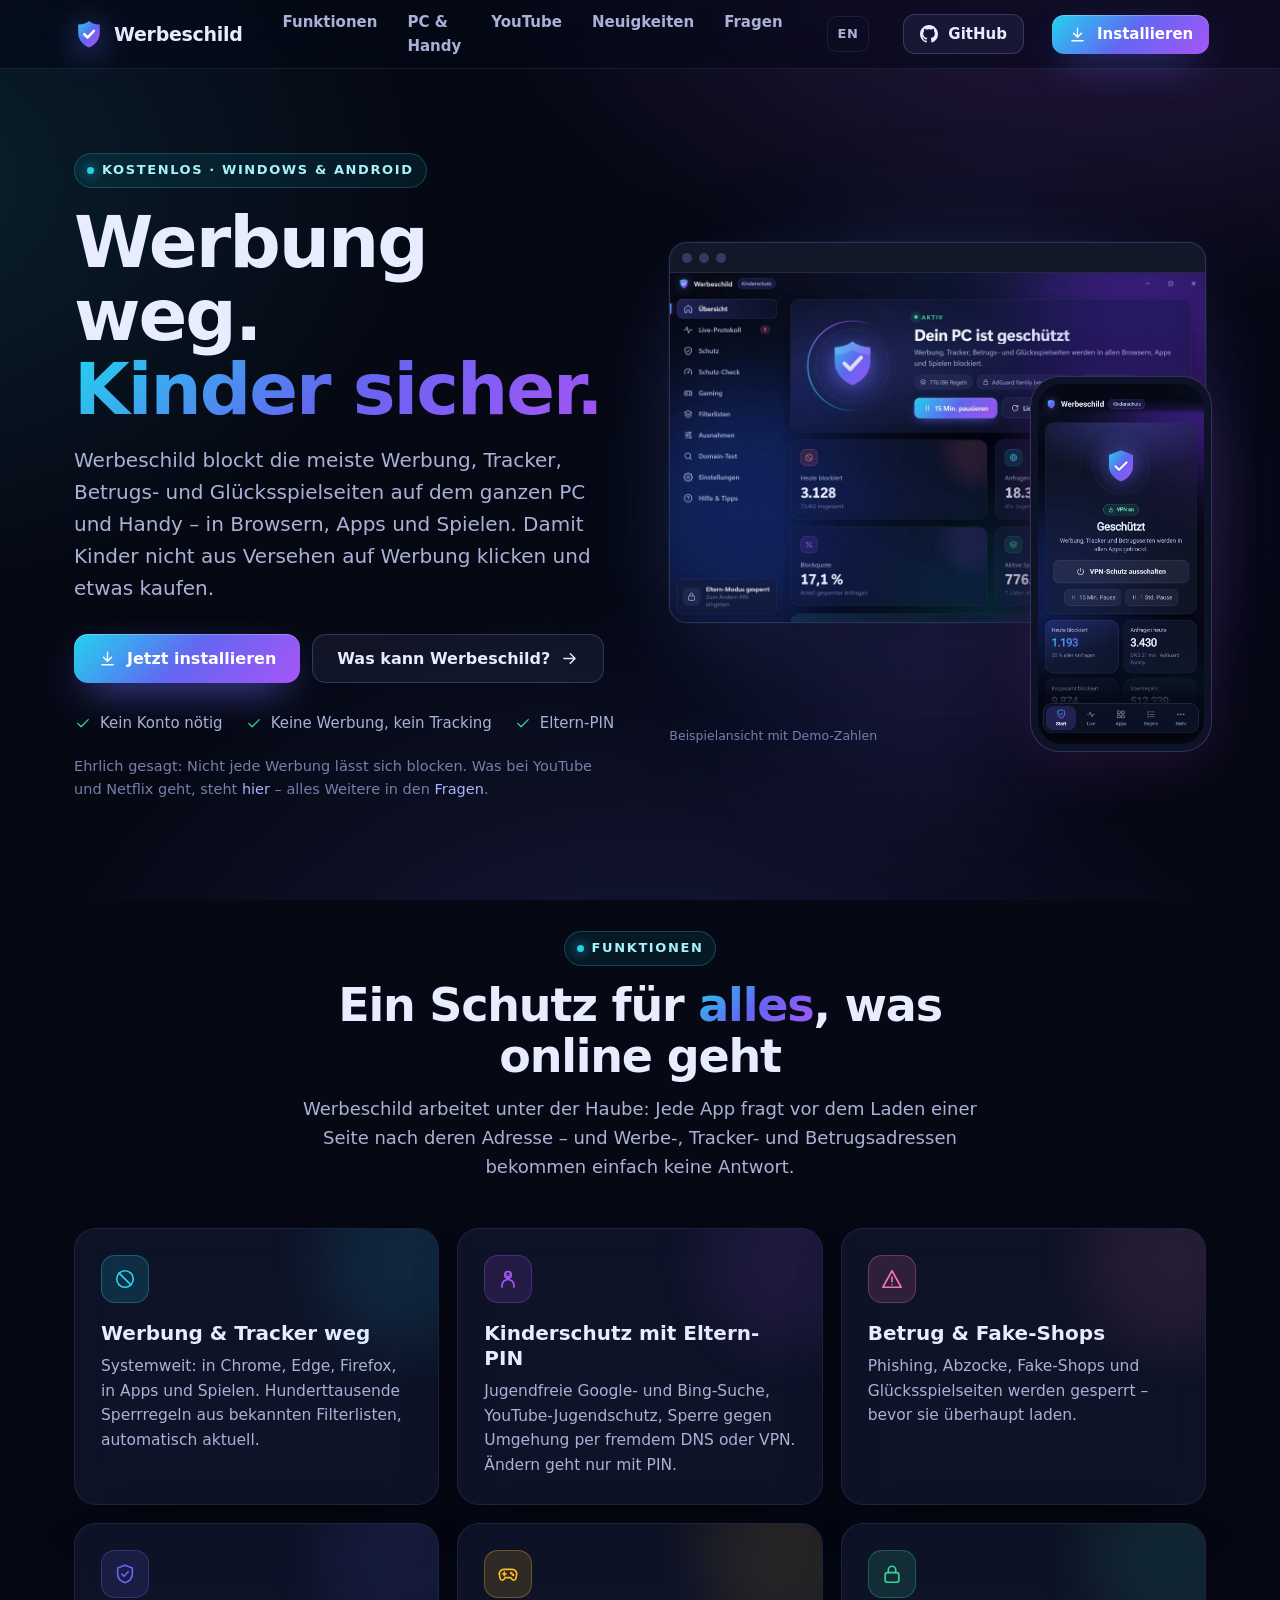
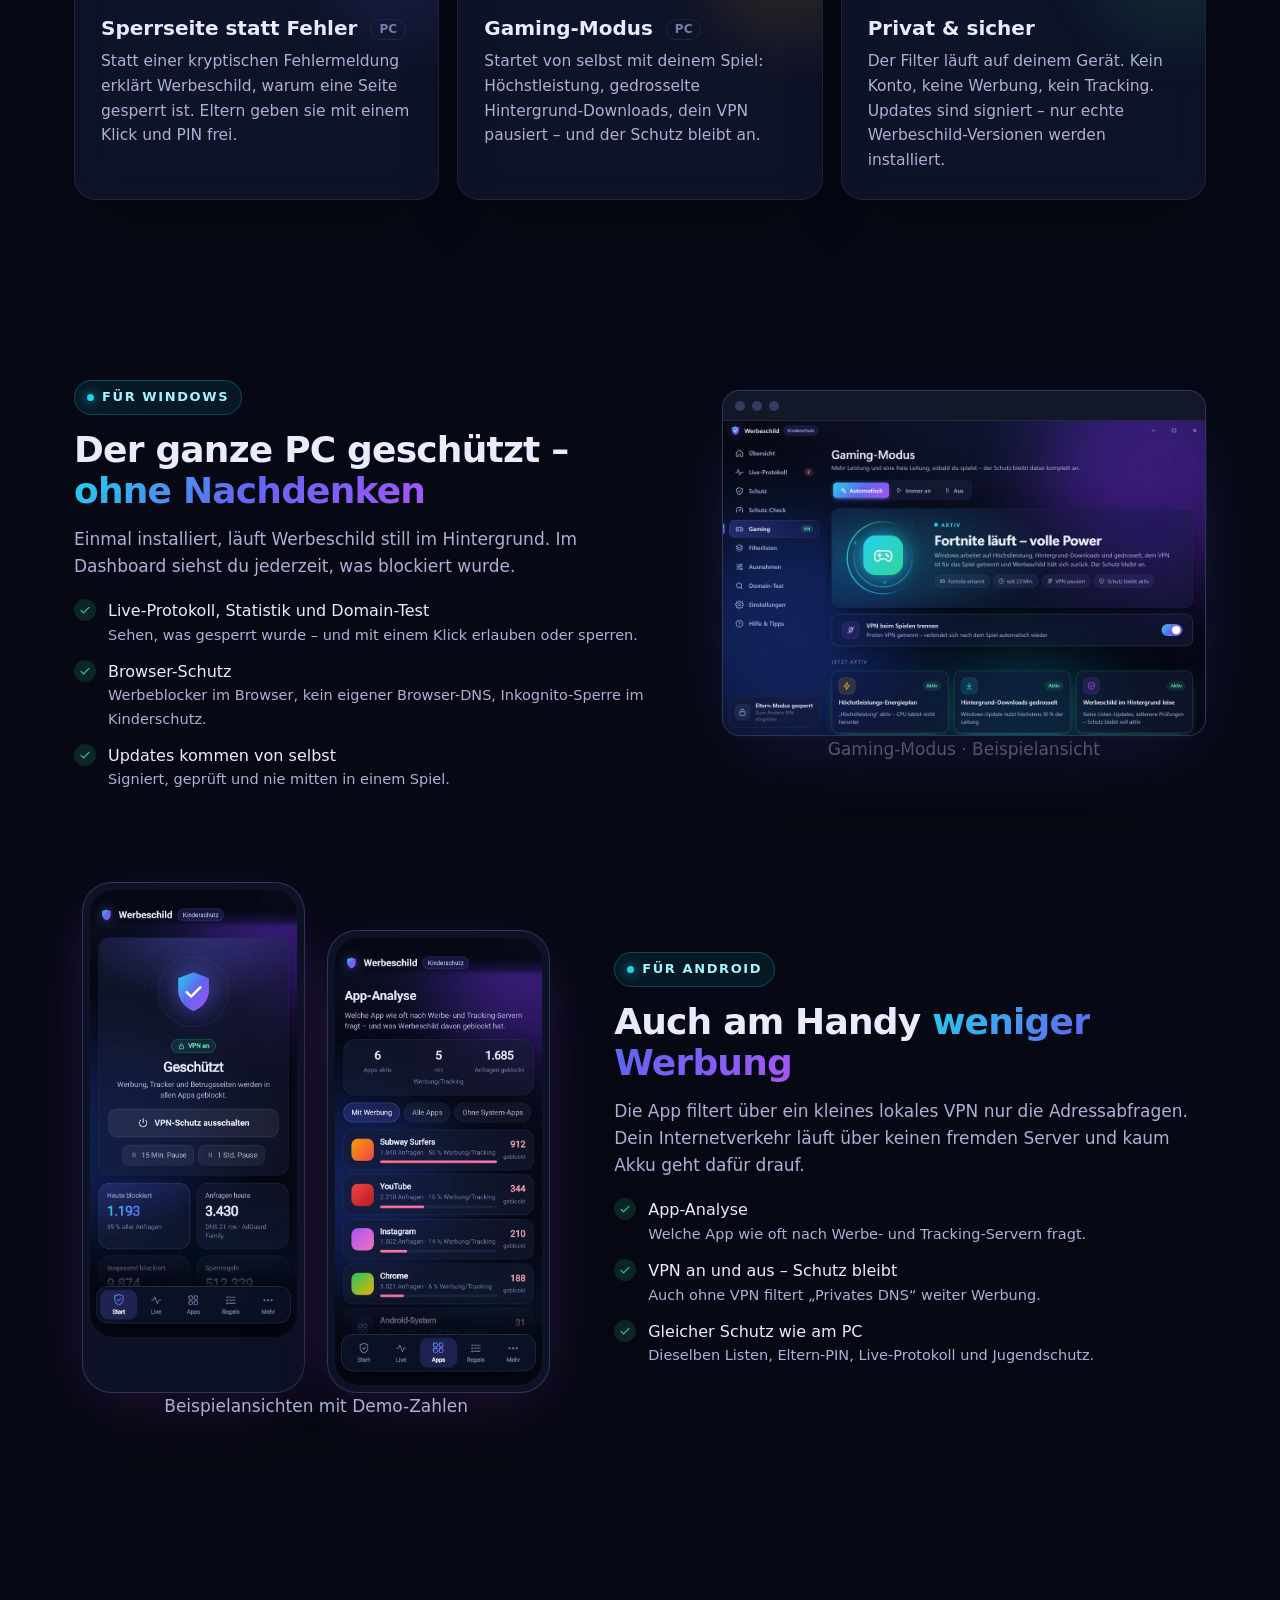
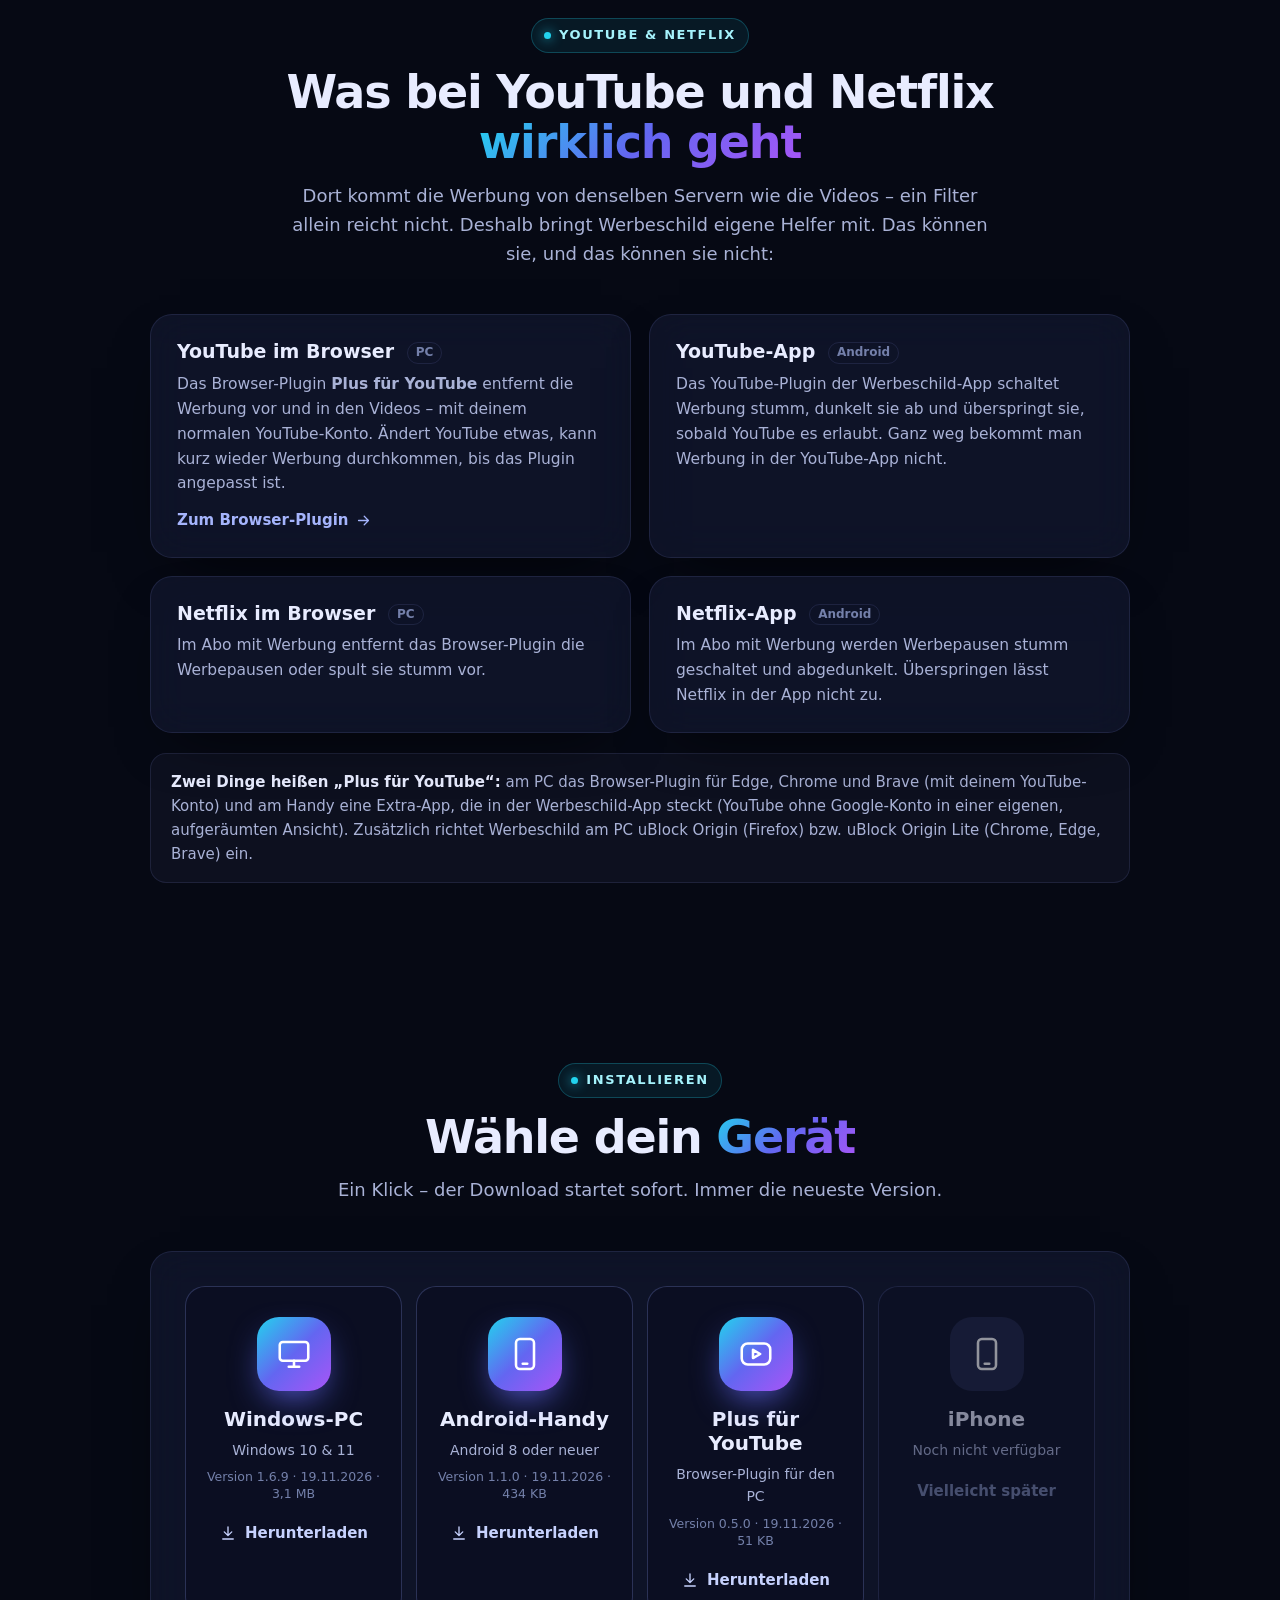
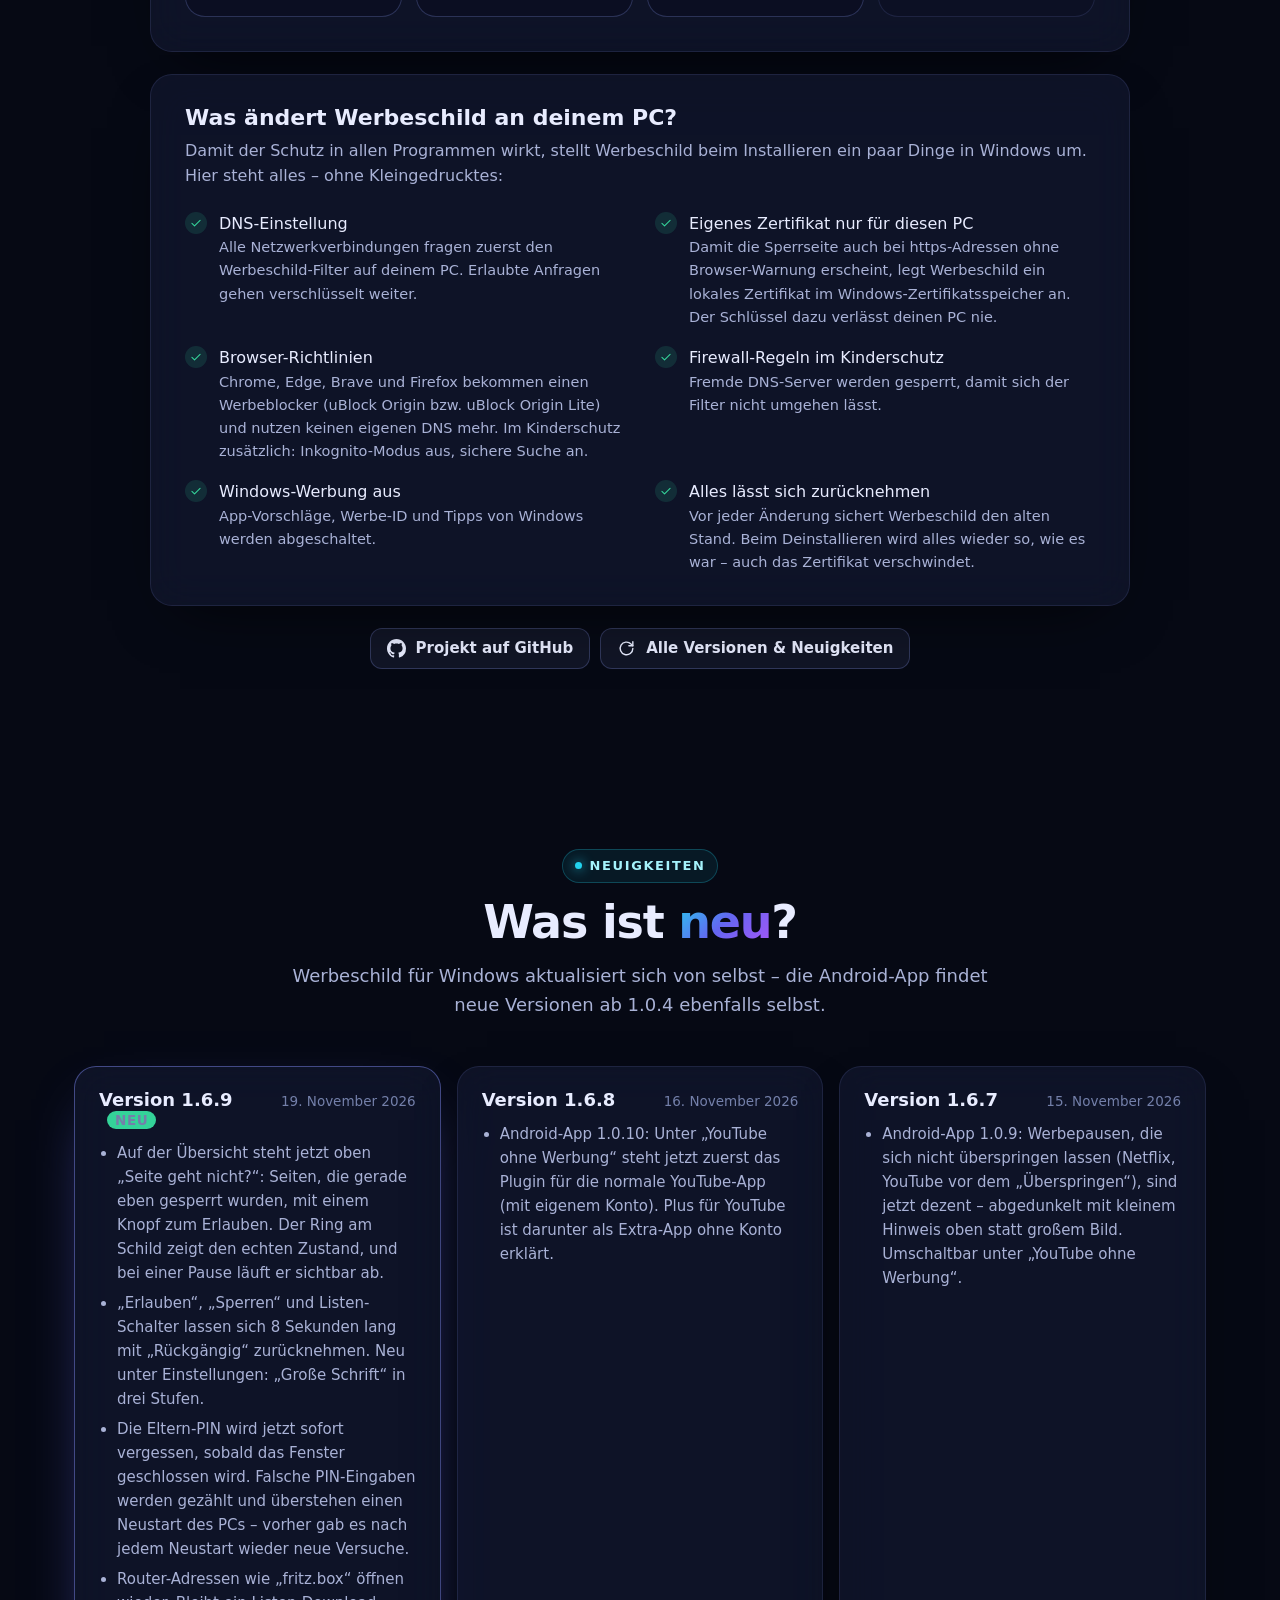
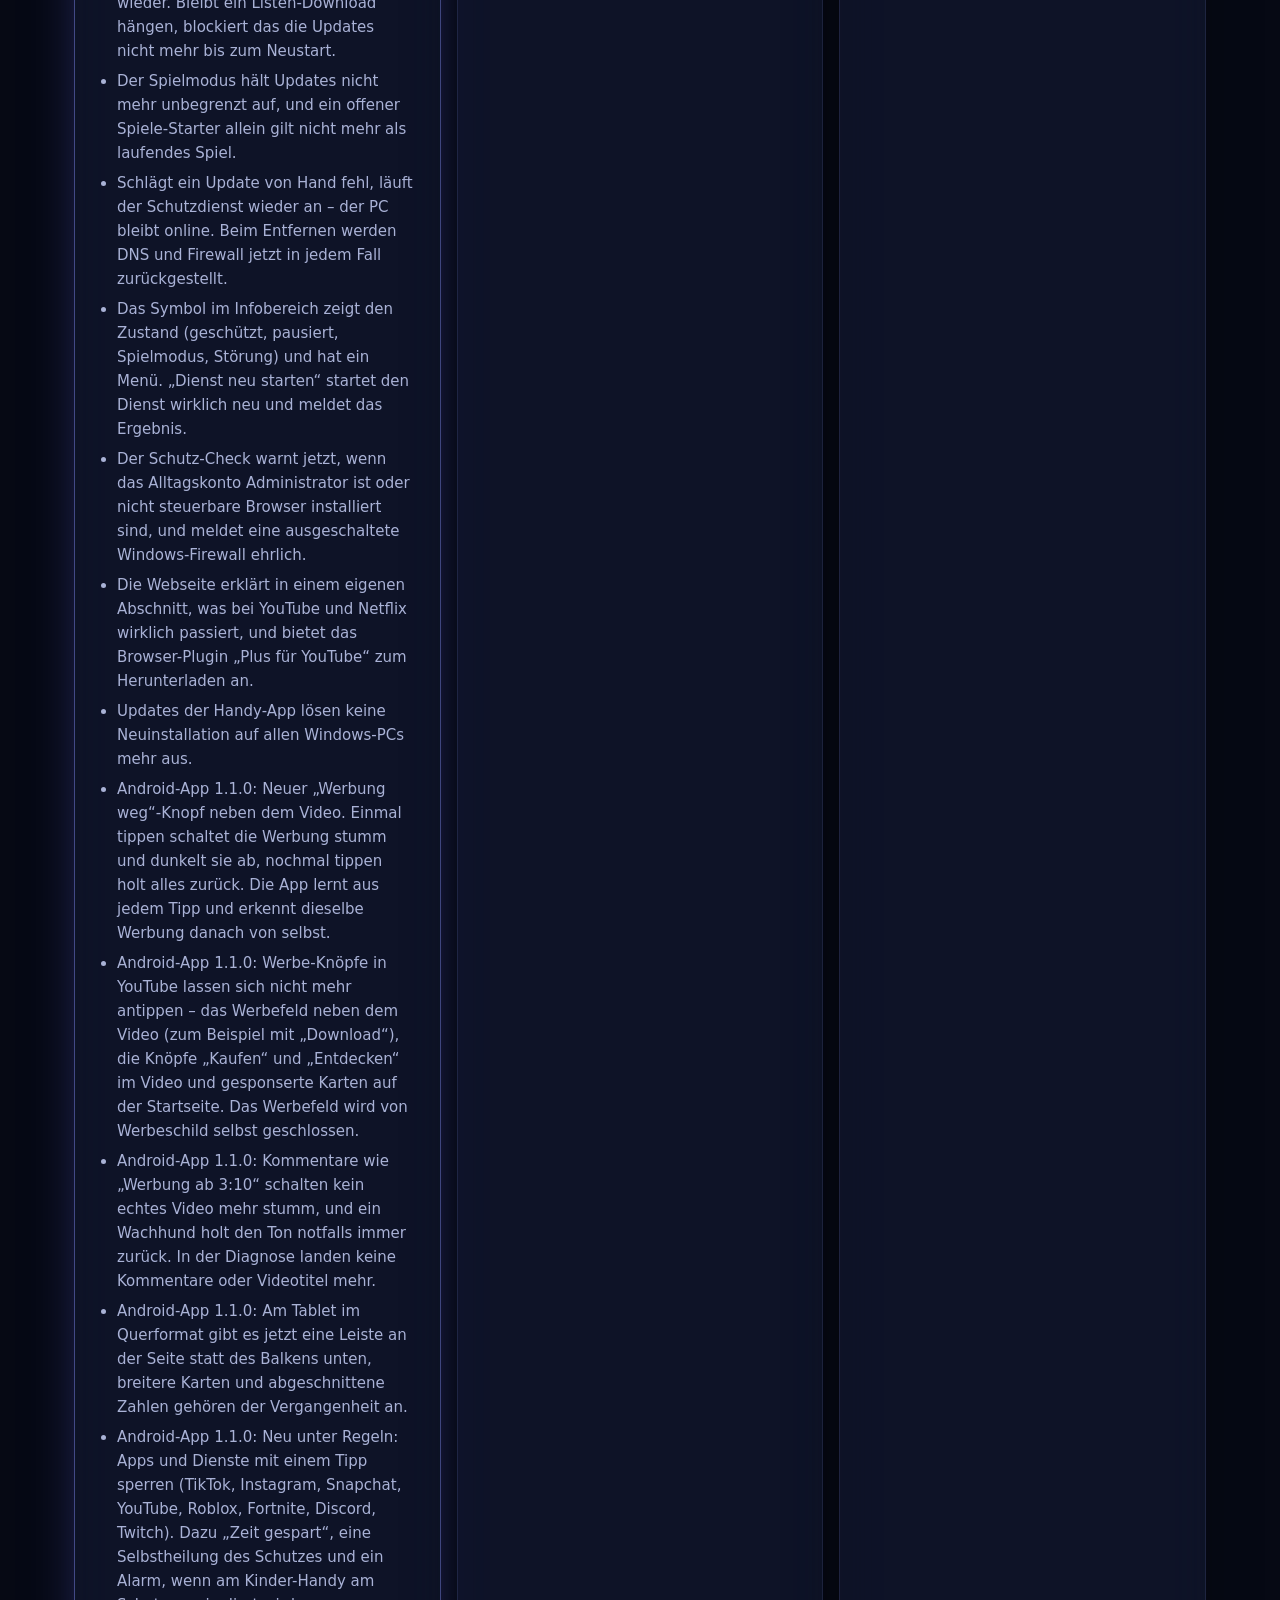
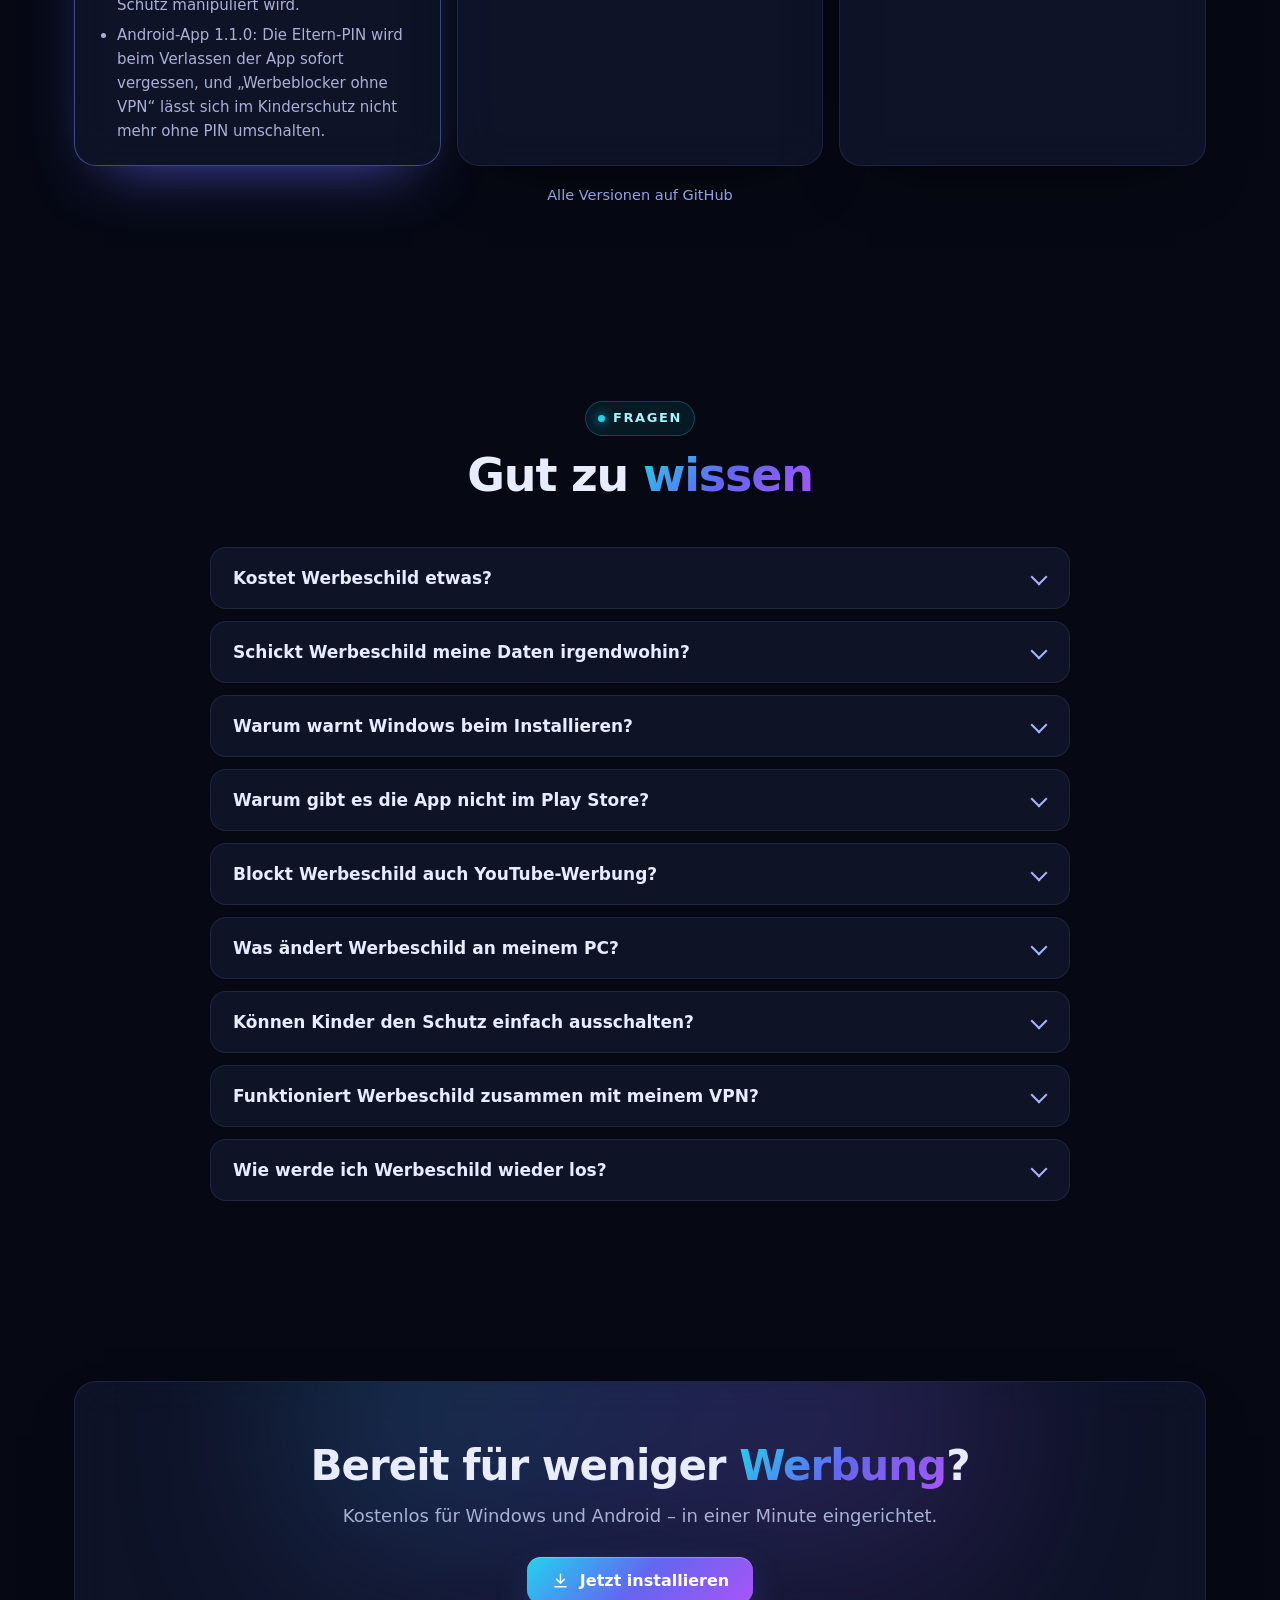
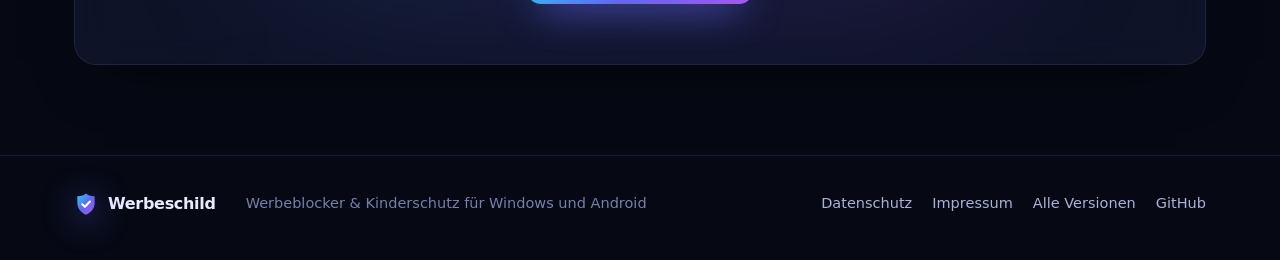
<file: docs/index.html>
<!doctype html>
<html lang="de" class="no-js">
<head>
  <meta charset="utf-8">
  <meta name="viewport" content="width=device-width, initial-scale=1">
  <title>Werbeschild – Werbeblocker &amp; Kinderschutz für Windows und Android</title>
  <meta name="description" content="Werbeschild blockt die meiste Werbung, Tracker, Betrugs- und Glücksspielseiten auf dem ganzen PC und Handy – in Browsern, Apps und Spielen. Kostenlos, ohne Konto.">
  <meta name="theme-color" content="#060914">
  <meta property="og:title" content="Werbeschild – Werbung weg. Kinder sicher.">
  <meta property="og:description" content="Kostenloser Werbeblocker und Kinderschutz für Windows und Android.">
  <meta property="og:type" content="website">
  <meta property="og:url" content="https://mhp3878.github.io/werbeschild/">
  <meta property="og:site_name" content="Werbeschild">
  <meta property="og:locale" content="de_DE">
  <meta property="og:image" content="https://mhp3878.github.io/werbeschild/assets/vorschau.png">
  <meta property="og:image:width" content="1280">
  <meta property="og:image:height" content="640">
  <meta property="og:image:alt" content="Werbeschild – Werbung weg. Kinder sicher.">
  <meta name="twitter:card" content="summary_large_image">
  <link rel="canonical" href="https://mhp3878.github.io/werbeschild/">
  <link rel="alternate" hreflang="de" href="https://mhp3878.github.io/werbeschild/">
  <link rel="alternate" hreflang="en" href="https://mhp3878.github.io/werbeschild/en/">
  <link rel="alternate" hreflang="x-default" href="https://mhp3878.github.io/werbeschild/">
  <link rel="icon" type="image/png" href="assets/werbeschild.png">
  <link rel="stylesheet" href="assets/site.css">
  <!-- jsonld:start -->
  <script type="application/ld+json">{"@context":"https://schema.org","@graph":[{"@type":"SoftwareApplication","name":"Werbeschild","url":"https://mhp3878.github.io/werbeschild/","description":"Werbeschild blockt die meiste Werbung, Tracker, Betrugs- und Glücksspielseiten auf dem ganzen PC und Handy – in Browsern, Apps und Spielen. Kostenlos, ohne Konto.","applicationCategory":"SecurityApplication","operatingSystem":"Windows 10, Windows 11, Android 8+","inLanguage":"de","isAccessibleForFree":true,"offers":{"@type":"Offer","price":"0","priceCurrency":"EUR"}},{"@type":"FAQPage","inLanguage":"de","mainEntity":[{"@type":"Question","name":"Kostet Werbeschild etwas?","acceptedAnswer":{"@type":"Answer","text":"Nein. Werbeschild ist kostenlos, ohne Werbung und ohne Konto."}},{"@type":"Question","name":"Schickt Werbeschild meine Daten irgendwohin?","acceptedAnswer":{"@type":"Answer","text":"Der Filter läuft komplett auf deinem Gerät. Es gibt kein Konto und keine Statistik an uns. Damit Seiten überhaupt laden, fragt jedes Gerät nach Adressen – diese Abfragen schickt Werbeschild verschlüsselt an einen Familien-DNS-Dienst (z. B. AdGuard DNS oder Cloudflare), statt sie unverschlüsselt an deinen Internetanbieter zu geben. Nach Updates fragt Werbeschild bei GitHub. Mehr dazu in der Datenschutzerklärung ."}},{"@type":"Question","name":"Warum warnt Windows beim Installieren?","acceptedAnswer":{"@type":"Answer","text":"Windows und Edge warnen bei Programmen, die neu sind und (noch) kein teures Code-Signatur-Zertifikat haben. In Edge: „…“ → „Beibehalten“ → „Trotzdem beibehalten“. Beim Öffnen der Datei: „Weitere Informationen“ → „Trotzdem ausführen“. Die automatischen Updates sind trotzdem abgesichert: Werbeschild installiert nur Updates, die mit dem eigenen Schlüssel von Werbeschild signiert sind."}},{"@type":"Question","name":"Warum gibt es die App nicht im Play Store?","acceptedAnswer":{"@type":"Answer","text":"Google lässt systemweite Werbeblocker nicht in den Play Store. Deshalb lädst du die App hier herunter; Android fragt dann einmal, ob dein Browser Apps installieren darf."}},{"@type":"Question","name":"Blockt Werbeschild auch YouTube-Werbung?","acceptedAnswer":{"@type":"Answer","text":"Ehrlich: Ganz verhindern lässt sich Werbung in der YouTube-App nicht, weil sie von denselben Servern kommt wie die Videos. Am PC entfernt das Browser-Plugin Plus für YouTube die Werbung im Browser; zusätzlich richtet Werbeschild uBlock Origin (Firefox) bzw. uBlock Origin Lite (Chrome, Edge, Brave) ein. Am Handy schaltet das YouTube-Plugin der Werbeschild-App Werbung in der YouTube-App stumm, dunkelt sie ab und überspringt sie, sobald es geht. Die Einzelheiten stehen bei YouTube \u0026 Netflix ."}},{"@type":"Question","name":"Was ändert Werbeschild an meinem PC?","acceptedAnswer":{"@type":"Answer","text":"Es stellt die DNS-Einstellung auf den eigenen Filter um, legt für die Sperrseite ein lokales Zertifikat an und setzt Browser-Richtlinien (Werbeblocker, im Kinderschutz kein Inkognito-Modus). Die ganze Liste steht bei Was ändert Werbeschild an deinem PC? Beim Deinstallieren wird alles zurückgenommen."}},{"@type":"Question","name":"Können Kinder den Schutz einfach ausschalten?","acceptedAnswer":{"@type":"Answer","text":"Am PC sind im Kinderschutz alle Einstellungen mit der Eltern-PIN gesperrt. Wichtig: Kinder sollten ein normales Windows-Konto ohne Administratorrechte haben – wer Administrator ist, kann alles abschalten. Am Handy lässt Android das VPN in den Einstellungen abschalten. Werbeschild warnt dann, und mit Google Family Link oder „Dauerhaft aktives VPN“ lässt sich das verhindern – die App erklärt, wie."}},{"@type":"Question","name":"Funktioniert Werbeschild zusammen mit meinem VPN?","acceptedAnswer":{"@type":"Answer","text":"Am PC ja: VPN-Apps lassen sich erlauben, und der Gaming-Modus trennt dein VPN beim Spielen automatisch und verbindet es danach wieder. Am Handy läuft immer nur ein VPN gleichzeitig. Ist Werbeschild aus, filtert „Privates DNS“ trotzdem weiter Werbung."}},{"@type":"Question","name":"Wie werde ich Werbeschild wieder los?","acceptedAnswer":{"@type":"Answer","text":"Am PC unter Windows-Einstellungen → Apps → Werbeschild → Deinstallieren (im Kinderschutz mit Eltern-PIN). Alle Änderungen an Windows werden dabei wieder zurückgenommen. Am Handy wie jede andere App."}}]}]}</script>
  <!-- jsonld:end -->
</head>
<body>
  <svg width="0" height="0" aria-hidden="true" style="position:absolute">
    <defs>
      <linearGradient id="wsg" x1="0" y1="0" x2="1" y2="1"><stop offset="0" stop-color="#22d3ee"/><stop offset=".5" stop-color="#6366f1"/><stop offset="1" stop-color="#a855f7"/></linearGradient>
    </defs>
    <symbol id="logo" viewBox="0 0 64 64"><path d="M32 4c4 3.5 12 7.5 23 7.6v17.6C55 44 45.5 54.6 32 60.8 18.5 54.6 9 44 9 29.2V11.6C20 11.5 28 7.5 32 4z" fill="url(#wsg)"/><path d="M22 32.5l7 7 13.5-14" fill="none" stroke="#fff" stroke-width="5.5" stroke-linecap="round" stroke-linejoin="round"/></symbol>
    <symbol id="i-shield" viewBox="0 0 24 24"><path d="M12 2.5l8 3v6c0 5-3.4 8.6-8 10-4.6-1.4-8-5-8-10v-6z"/><path d="M8.5 12l2.5 2.5 4.5-5"/></symbol>
    <symbol id="i-kid" viewBox="0 0 24 24"><circle cx="12" cy="7.5" r="3.5"/><path d="M5.5 21v-2a6.5 6.5 0 0113 0v2"/><path d="M10.5 7.2h.01M13.5 7.2h.01M10.8 9a1.8 1.8 0 002.4 0"/></symbol>
    <symbol id="i-block" viewBox="0 0 24 24"><circle cx="12" cy="12" r="9"/><path d="M5.6 5.6l12.8 12.8"/></symbol>
    <symbol id="i-alert" viewBox="0 0 24 24"><path d="M12 3l10 18H2z"/><path d="M12 10v5M12 18v.1"/></symbol>
    <symbol id="i-gamepad" viewBox="0 0 24 24"><path d="M7.5 7h9a5 5 0 014.9 6l-.8 3.7a2.4 2.4 0 01-4.2 1L14.9 16H9.1l-1.5 1.7a2.4 2.4 0 01-4.2-1L2.6 13a5 5 0 014.9-6z"/><path d="M8 10v4M6 12h4"/><circle cx="15.5" cy="11" r=".6"/><circle cx="17.5" cy="13" r=".6"/></symbol>
    <symbol id="i-lock" viewBox="0 0 24 24"><rect x="4.5" y="10.5" width="15" height="10.5" rx="2.5"/><path d="M8 10.5V7.5a4 4 0 018 0v3"/></symbol>
    <symbol id="i-check" viewBox="0 0 24 24"><path d="M5 12.5l4.5 4.5L19 7.5"/></symbol>
    <symbol id="i-download" viewBox="0 0 24 24"><path d="M12 4v11M7 10.5l5 5 5-5M5 20h14"/></symbol>
    <symbol id="i-arrow" viewBox="0 0 24 24"><path d="M5 12h14M13 6l6 6-6 6"/></symbol>
    <symbol id="i-refresh" viewBox="0 0 24 24"><path d="M20 12a8 8 0 11-2.3-5.7L20 8.5"/><path d="M20 3.5v5h-5"/></symbol>
    <symbol id="i-pc" viewBox="0 0 24 24"><rect x="2.5" y="4" width="19" height="12.5" rx="2"/><path d="M8.5 20.5h7M12 16.5v4"/></symbol>
    <symbol id="i-phone" viewBox="0 0 24 24"><rect x="6" y="2" width="12" height="20" rx="2.6"/><path d="M10.5 18.5h3"/></symbol>
    <symbol id="i-github" viewBox="0 0 16 16"><path fill="currentColor" stroke="none" d="M8 0C3.58 0 0 3.58 0 8c0 3.54 2.29 6.53 5.47 7.59.4.07.55-.17.55-.38 0-.19-.01-.82-.01-1.49-2.01.37-2.53-.49-2.69-.94-.09-.23-.48-.94-.82-1.13-.28-.15-.68-.52-.01-.53.63-.01 1.08.58 1.23.82.72 1.21 1.87.87 2.33.66.07-.52.28-.87.51-1.07-1.78-.2-3.64-.89-3.64-3.95 0-.87.31-1.59.82-2.15-.08-.2-.36-1.02.08-2.12 0 0 .67-.21 2.2.82.64-.18 1.32-.27 2-.27.68 0 1.36.09 2 .27 1.53-1.04 2.2-.82 2.2-.82.44 1.1.16 1.92.08 2.12.51.56.82 1.27.82 2.15 0 3.07-1.87 3.75-3.65 3.95.29.25.54.73.54 1.48 0 1.07-.01 1.93-.01 2.2 0 .21.15.46.55.38A8.01 8.01 0 0016 8c0-4.42-3.58-8-8-8z"/></symbol>
    <symbol id="i-play" viewBox="0 0 24 24"><rect x="2.5" y="5" width="19" height="14" rx="4"/><path d="M10 9.3v5.4l4.8-2.7z"/></symbol>
    <symbol id="i-sparkle" viewBox="0 0 24 24"><path d="M12 3l1.8 5.2L19 10l-5.2 1.8L12 17l-1.8-5.2L5 10l5.2-1.8z"/><path d="M19 15l.8 2.2L22 18l-2.2.8L19 21l-.8-2.2L16 18l2.2-.8z"/></symbol>
  </svg>

  <header class="top">
    <div class="wrap">
      <a class="brand" href="#"><svg aria-hidden="true"><use href="#logo"/></svg>Werbeschild</a>
      <nav class="nav" aria-label="Hauptmenü">
        <a href="#funktionen">Funktionen</a>
        <a href="#pc-und-handy" class="hide-m">PC &amp; Handy</a>
        <a href="#youtube" class="hide-m hide-l">YouTube</a>
        <a href="#neuigkeiten" class="hide-m">Neuigkeiten</a>
        <a href="#fragen">Fragen</a>
      </nav>
      <a class="lang" href="en/" hreflang="en" lang="en" title="English version">EN</a>
      <a class="btn ghost small gh-btn" href="https://github.com/MHP3878/werbeschild" title="Werbeschild auf GitHub"><svg class="i" aria-hidden="true"><use href="#i-github"/></svg><span>GitHub</span></a>
      <a class="btn primary small" href="#installieren"><svg class="i" aria-hidden="true"><use href="#i-download"/></svg>Installieren</a>
    </div>
  </header>

  <main>
    <!-- ================= HERO ================= -->
    <section class="hero">
      <div class="wrap">
        <div>
          <span class="eyebrow"><i></i>Kostenlos · Windows &amp; Android</span>
          <h1>Werbung weg.<br><span class="grad">Kinder sicher.</span></h1>
          <p class="lead">Werbeschild blockt die meiste Werbung, Tracker, Betrugs- und Glücksspielseiten auf dem ganzen PC und Handy – in Browsern, Apps und Spielen. Damit Kinder nicht aus Versehen auf Werbung klicken und etwas kaufen.</p>
          <div class="cta">
            <a class="btn primary" href="#installieren"><svg class="i" aria-hidden="true"><use href="#i-download"/></svg>Jetzt installieren</a>
            <a class="btn ghost" href="#funktionen">Was kann Werbeschild?<svg class="i" aria-hidden="true"><use href="#i-arrow"/></svg></a>
          </div>
          <ul class="trust">
            <li><svg class="i" aria-hidden="true"><use href="#i-check"/></svg>Kein Konto nötig</li>
            <li><svg class="i" aria-hidden="true"><use href="#i-check"/></svg>Keine Werbung, kein Tracking</li>
            <li><svg class="i" aria-hidden="true"><use href="#i-check"/></svg>Eltern-PIN</li>
          </ul>
          <p class="honest">Ehrlich gesagt: Nicht jede Werbung lässt sich blocken. Was bei YouTube und Netflix geht, steht <a href="#youtube">hier</a> – alles Weitere in den <a href="#fragen">Fragen</a>.</p>
        </div>
        <div class="stage reveal">
          <div class="glow"></div>
          <div class="window">
            <div class="bar"><i></i><i></i><i></i></div>
            <img src="assets/pc-uebersicht-1120.webp" srcset="assets/pc-uebersicht-1120.webp 1120w, assets/pc-uebersicht-2240.webp 2240w" sizes="(max-width: 980px) calc(100vw - 32px), 580px" width="1120" height="730" alt="Werbeschild für Windows: Übersicht mit Schutzstatus und Zahl der blockierten Werbe-Abrufe">
          </div>
          <div class="phone"><img src="assets/handy-start-585.webp" srcset="assets/handy-start-585.webp 585w, assets/handy-start-1170.webp 1170w" sizes="(max-width: 680px) 38vw, 200px" width="585" height="1266" alt="Werbeschild für Android: Startseite mit „Geschützt“"></div>
          <span class="demo-note">Beispielansicht mit Demo-Zahlen</span>
        </div>
      </div>
    </section>

    <!-- ================= FUNKTIONEN ================= -->
    <section id="funktionen">
      <div class="wrap">
        <div class="sec-head reveal">
          <span class="eyebrow"><i></i>Funktionen</span>
          <h2>Ein Schutz für <span class="grad">alles</span>, was online geht</h2>
          <p>Werbeschild arbeitet unter der Haube: Jede App fragt vor dem Laden einer Seite nach deren Adresse – und Werbe-, Tracker- und Betrugsadressen bekommen einfach keine Antwort.</p>
        </div>
        <div class="features">
          <article class="card feature reveal" style="--accent: var(--c-cyan)">
            <div class="f-icon"><svg class="i" aria-hidden="true"><use href="#i-block"/></svg></div>
            <h3>Werbung &amp; Tracker weg</h3>
            <p>Systemweit: in Chrome, Edge, Firefox, in Apps und Spielen. Hunderttausende Sperrregeln aus bekannten Filterlisten, automatisch aktuell.</p>
          </article>
          <article class="card feature reveal" style="--accent: var(--c-violet)">
            <div class="f-icon"><svg class="i" aria-hidden="true"><use href="#i-kid"/></svg></div>
            <h3>Kinderschutz mit Eltern-PIN</h3>
            <p>Jugendfreie Google- und Bing-Suche, YouTube-Jugendschutz, Sperre gegen Umgehung per fremdem DNS oder VPN. Ändern geht nur mit PIN.</p>
          </article>
          <article class="card feature reveal" style="--accent: var(--c-pink)">
            <div class="f-icon"><svg class="i" aria-hidden="true"><use href="#i-alert"/></svg></div>
            <h3>Betrug &amp; Fake-Shops</h3>
            <p>Phishing, Abzocke, Fake-Shops und Glücksspielseiten werden gesperrt – bevor sie überhaupt laden.</p>
          </article>
          <article class="card feature reveal" style="--accent: var(--c-indigo)">
            <div class="f-icon"><svg class="i" aria-hidden="true"><use href="#i-shield"/></svg></div>
            <h3>Sperrseite statt Fehler <span class="tag">PC</span></h3>
            <p>Statt einer kryptischen Fehlermeldung erklärt Werbeschild, warum eine Seite gesperrt ist. Eltern geben sie mit einem Klick und PIN frei.</p>
          </article>
          <article class="card feature reveal" style="--accent: var(--c-amber)">
            <div class="f-icon"><svg class="i" aria-hidden="true"><use href="#i-gamepad"/></svg></div>
            <h3>Gaming-Modus <span class="tag">PC</span></h3>
            <p>Startet von selbst mit deinem Spiel: Höchstleistung, gedrosselte Hintergrund-Downloads, dein VPN pausiert – und der Schutz bleibt an.</p>
          </article>
          <article class="card feature reveal" style="--accent: var(--c-green)">
            <div class="f-icon"><svg class="i" aria-hidden="true"><use href="#i-lock"/></svg></div>
            <h3>Privat &amp; sicher</h3>
            <p>Der Filter läuft auf deinem Gerät. Kein Konto, keine Werbung, kein Tracking. Updates sind signiert – nur echte Werbeschild-Versionen werden installiert.</p>
          </article>
        </div>
      </div>
    </section>

    <!-- ================= PC & HANDY ================= -->
    <section id="pc-und-handy">
      <div class="wrap">
        <div class="show">
          <div class="reveal">
            <span class="eyebrow"><i></i>Für Windows</span>
            <h3>Der ganze PC geschützt – <span class="grad">ohne Nachdenken</span></h3>
            <p>Einmal installiert, läuft Werbeschild still im Hintergrund. Im Dashboard siehst du jederzeit, was blockiert wurde.</p>
            <ul class="checks">
              <li><svg class="i" aria-hidden="true"><use href="#i-check"/></svg><span>Live-Protokoll, Statistik und Domain-Test<small>Sehen, was gesperrt wurde – und mit einem Klick erlauben oder sperren.</small></span></li>
              <li><svg class="i" aria-hidden="true"><use href="#i-check"/></svg><span>Browser-Schutz<small>Werbeblocker im Browser, kein eigener Browser-DNS, Inkognito-Sperre im Kinderschutz.</small></span></li>
              <li><svg class="i" aria-hidden="true"><use href="#i-check"/></svg><span>Updates kommen von selbst<small>Signiert, geprüft und nie mitten in einem Spiel.</small></span></li>
            </ul>
          </div>
          <div class="show-media reveal">
            <div class="window"><div class="bar"><i></i><i></i><i></i></div><img src="assets/pc-gaming-1120.webp" srcset="assets/pc-gaming-1120.webp 1120w, assets/pc-gaming-2240.webp 2240w" sizes="(max-width: 980px) calc(100vw - 32px), 540px" width="1120" height="730" loading="lazy" alt="Werbeschild für Windows: Gaming-Modus mit Höchstleistung und pausiertem VPN"></div>
            <p class="caption">Gaming-Modus · Beispielansicht</p>
          </div>
        </div>

        <div class="show flip">
          <div class="reveal">
            <span class="eyebrow"><i></i>Für Android</span>
            <h3>Auch am Handy <span class="grad">weniger Werbung</span></h3>
            <p>Die App filtert über ein kleines lokales VPN nur die Adressabfragen. Dein Internetverkehr läuft über keinen fremden Server und kaum Akku geht dafür drauf.</p>
            <ul class="checks">
              <li><svg class="i" aria-hidden="true"><use href="#i-check"/></svg><span>App-Analyse<small>Welche App wie oft nach Werbe- und Tracking-Servern fragt.</small></span></li>
              <li><svg class="i" aria-hidden="true"><use href="#i-check"/></svg><span>VPN an und aus – Schutz bleibt<small>Auch ohne VPN filtert „Privates DNS“ weiter Werbung.</small></span></li>
              <li><svg class="i" aria-hidden="true"><use href="#i-check"/></svg><span>Gleicher Schutz wie am PC<small>Dieselben Listen, Eltern-PIN, Live-Protokoll und Jugendschutz.</small></span></li>
            </ul>
          </div>
          <div class="show-media reveal">
            <div class="phones">
              <div class="phone"><img src="assets/handy-start-585.webp" srcset="assets/handy-start-585.webp 585w, assets/handy-start-1170.webp 1170w" sizes="(max-width: 980px) 44vw, 260px" width="585" height="1266" loading="lazy" alt="Android-App: Startseite"></div>
              <div class="phone"><img src="assets/handy-apps-585.webp" srcset="assets/handy-apps-585.webp 585w, assets/handy-apps-1170.webp 1170w" sizes="(max-width: 980px) 44vw, 260px" width="585" height="1266" loading="lazy" alt="Android-App: App-Analyse"></div>
            </div>
            <p class="caption">Beispielansichten mit Demo-Zahlen</p>
          </div>
        </div>
      </div>
    </section>

    <!-- ================= YOUTUBE & NETFLIX ================= -->
    <section id="youtube">
      <div class="wrap">
        <div class="sec-head reveal">
          <span class="eyebrow"><i></i>YouTube &amp; Netflix</span>
          <h2>Was bei YouTube und Netflix <span class="grad">wirklich geht</span></h2>
          <p>Dort kommt die Werbung von denselben Servern wie die Videos – ein Filter allein reicht nicht. Deshalb bringt Werbeschild eigene Helfer mit. Das können sie, und das können sie nicht:</p>
        </div>
        <div class="yt-grid">
          <article class="card yt reveal">
            <h3>YouTube im Browser <span class="tag">PC</span></h3>
            <p>Das Browser-Plugin <b>Plus für YouTube</b> entfernt die Werbung vor und in den Videos – mit deinem normalen YouTube-Konto. Ändert YouTube etwas, kann kurz wieder Werbung durchkommen, bis das Plugin angepasst ist.</p>
            <a class="yt-link" href="#installieren">Zum Browser-Plugin<svg class="i" aria-hidden="true"><use href="#i-arrow"/></svg></a>
          </article>
          <article class="card yt reveal">
            <h3>YouTube-App <span class="tag">Android</span></h3>
            <p>Das YouTube-Plugin der Werbeschild-App schaltet Werbung stumm, dunkelt sie ab und überspringt sie, sobald YouTube es erlaubt. Ganz weg bekommt man Werbung in der YouTube-App nicht.</p>
          </article>
          <article class="card yt reveal">
            <h3>Netflix im Browser <span class="tag">PC</span></h3>
            <p>Im Abo mit Werbung entfernt das Browser-Plugin die Werbepausen oder spult sie stumm vor.</p>
          </article>
          <article class="card yt reveal">
            <h3>Netflix-App <span class="tag">Android</span></h3>
            <p>Im Abo mit Werbung werden Werbepausen stumm geschaltet und abgedunkelt. Überspringen lässt Netflix in der App nicht zu.</p>
          </article>
        </div>
        <p class="yt-note reveal"><b>Zwei Dinge heißen „Plus für YouTube“:</b> am PC das Browser-Plugin für Edge, Chrome und Brave (mit deinem YouTube-Konto) und am Handy eine Extra-App, die in der Werbeschild-App steckt (YouTube ohne Google-Konto in einer eigenen, aufgeräumten Ansicht). Zusätzlich richtet Werbeschild am PC uBlock Origin (Firefox) bzw. uBlock Origin Lite (Chrome, Edge, Brave) ein.</p>
      </div>
    </section>

    <!-- ================= INSTALLIEREN ================= -->
    <section id="installieren" class="install">
      <div class="wrap">
        <div class="sec-head reveal">
          <span class="eyebrow"><i></i>Installieren</span>
          <h2>Wähle dein <span class="grad">Gerät</span></h2>
          <p>Ein Klick – der Download startet sofort. Immer die neueste Version.</p>
        </div>
        <div class="card picker reveal">
          <div class="choices">
            <a class="choice" id="pick-win" data-target="win" href="https://github.com/MHP3878/werbeschild/releases/latest/download/Werbeschild-Setup.exe">
              <span class="c-icon"><span class="ring" aria-hidden="true"></span><svg class="i ic-dev" aria-hidden="true"><use href="#i-pc"/></svg><svg class="i ic-arrow" aria-hidden="true"><use href="#i-download"/></svg><svg class="i ic-done" aria-hidden="true"><use href="#i-check"/></svg></span>
              <b>Windows-PC</b>
              <small>Windows 10 &amp; 11</small>
              <small class="meta"><!-- meta-win:start -->Version 1.6.9 &#183; 19.11.2026 &#183; 3,1&#160;MB<!-- meta-win:end --></small>
              <span class="go"><svg class="i" aria-hidden="true"><use href="#i-download"/></svg><span class="go-t">Herunterladen</span></span>
            </a>
            <a class="choice" id="pick-android" data-target="android" href="https://github.com/MHP3878/werbeschild/releases/latest/download/Werbeschild-Android.apk">
              <span class="c-icon"><span class="ring" aria-hidden="true"></span><svg class="i ic-dev" aria-hidden="true"><use href="#i-phone"/></svg><svg class="i ic-arrow" aria-hidden="true"><use href="#i-download"/></svg><svg class="i ic-done" aria-hidden="true"><use href="#i-check"/></svg></span>
              <b>Android-Handy</b>
              <small>Android 8 oder neuer</small>
              <small class="meta"><!-- meta-android:start -->Version 1.1.0 &#183; 19.11.2026 &#183; 434&#160;KB<!-- meta-android:end --></small>
              <span class="go"><svg class="i" aria-hidden="true"><use href="#i-download"/></svg><span class="go-t">Herunterladen</span></span>
            </a>
            <a class="choice" id="pick-plus" data-target="plus" href="https://github.com/MHP3878/werbeschild/releases/latest/download/Plus-fuer-YouTube.zip">
              <span class="c-icon"><span class="ring" aria-hidden="true"></span><svg class="i ic-dev" aria-hidden="true"><use href="#i-play"/></svg><svg class="i ic-arrow" aria-hidden="true"><use href="#i-download"/></svg><svg class="i ic-done" aria-hidden="true"><use href="#i-check"/></svg></span>
              <b>Plus für YouTube</b>
              <small>Browser-Plugin für den PC</small>
              <small class="meta"><!-- meta-plus:start -->Version 0.5.0 &#183; 19.11.2026 &#183; 51&#160;KB<!-- meta-plus:end --></small>
              <span class="go"><svg class="i" aria-hidden="true"><use href="#i-download"/></svg><span class="go-t">Herunterladen</span></span>
            </a>
            <div class="choice off" aria-disabled="true">
              <span class="c-icon"><svg class="i" aria-hidden="true"><use href="#i-phone"/></svg></span>
              <b>iPhone</b>
              <small>Noch nicht verfügbar</small>
              <span class="go" style="color:var(--text-3)">Vielleicht später</span>
            </div>
          </div>

          <div class="guide" id="guide-win" data-guide="win">
            <h4><svg class="i" aria-hidden="true"><use href="#i-check"/></svg>So geht’s weiter am PC</h4>
            <ol class="steps five">
              <li><b>Download behalten</b>Meldet Edge „… wird nicht häufig heruntergeladen“: auf die drei Punkte „…“ → „Beibehalten“ → „Mehr anzeigen“ → „Trotzdem beibehalten“.</li>
              <li><b>Datei öffnen</b>„Werbeschild-Setup.exe“ aus den Downloads starten.</li>
              <li><b>Windows-Hinweis</b>Bei „Der Computer wurde durch Windows geschützt“: „Weitere Informationen“ → „Trotzdem ausführen“.</li>
              <li><b>Modus wählen</b>„Kinderschutz“ mit Eltern-PIN oder „Standard“ für Erwachsene – dann „Installieren“.</li>
              <li><b>Fertig</b>Der Schutz läuft sofort. Updates kommen ab jetzt von selbst.</li>
            </ol>
            <p class="note"><svg class="i" aria-hidden="true"><use href="#i-alert"/></svg><span>Zum Installieren braucht Windows Administratorrechte. Für Kinder am besten ein normales Windows-Benutzerkonto ohne Administratorrechte anlegen – dann können sie den Schutz nicht abschalten.</span></p>
            <p class="again">Download startet nicht? <a href="https://github.com/MHP3878/werbeschild/releases/latest/download/Werbeschild-Setup.exe">Noch einmal versuchen</a></p>
          </div>

          <div class="guide" id="guide-android" data-guide="android">
            <h4><svg class="i" aria-hidden="true"><use href="#i-check"/></svg>So geht’s weiter am Handy</h4>
            <ol class="steps">
              <li><b>Datei öffnen</b>Warnt der Browser „Datei kann schädlich sein“: „Trotzdem herunterladen“. Dann auf „Werbeschild-Android.apk“ tippen.</li>
              <li><b>Erlauben</b>Android fragt einmal: „Unbekannte Apps installieren“ für deinen Browser erlauben.</li>
              <li><b>Installieren</b>„Installieren“ tippen. Fragt Google Play Protect nach, die App prüfen lassen und danach installieren.</li>
              <li><b>VPN bestätigen</b>App öffnen, Modus wählen und die Anfrage für das lokale VPN bestätigen – fertig.</li>
            </ol>
            <p class="note"><svg class="i" aria-hidden="true"><use href="#i-alert"/></svg><span>Google erlaubt systemweite Werbeblocker nicht im Play Store – deshalb gibt es die App hier direkt. Neue Versionen findet die App selbst und installiert sie mit einem Tipp.</span></p>
            <p class="again">Download startet nicht? <a href="https://github.com/MHP3878/werbeschild/releases/latest/download/Werbeschild-Android.apk">Noch einmal versuchen</a></p>
          </div>

          <div class="guide" id="guide-plus" data-guide="plus">
            <h4><svg class="i" aria-hidden="true"><use href="#i-check"/></svg>So geht’s weiter im Browser am PC</h4>
            <ol class="steps">
              <li><b>ZIP entpacken</b>Rechtsklick auf „Plus-fuer-YouTube.zip“ → „Alle extrahieren“. Den Ordner danach nicht löschen.</li>
              <li><b>Erweiterungen öffnen</b>In die Adresszeile tippen: <code>edge://extensions</code> (Edge) oder <code>chrome://extensions</code> (Chrome, Brave).</li>
              <li><b>Entwicklermodus an</b>Auf der Seite den Schalter „Entwicklermodus“ einschalten.</li>
              <li><b>Ordner laden</b>„Entpackte Erweiterung laden“ klicken und den entpackten Ordner wählen – fertig.</li>
            </ol>
            <p class="note"><svg class="i" aria-hidden="true"><use href="#i-alert"/></svg><span>Das ist umständlicher als üblich, weil das Plugin noch nicht im Browser-Store steht – sobald es dort ist, genügt ein Klick. Bis dahin erinnert der Browser beim Start an den Entwicklermodus, und neue Versionen lädst du hier wieder herunter. Für Edge, Chrome und Brave; für Firefox gibt es das Plugin noch nicht.</span></p>
            <p class="again">Download startet nicht? <a href="https://github.com/MHP3878/werbeschild/releases/latest/download/Plus-fuer-YouTube.zip">Noch einmal versuchen</a></p>
          </div>
        </div>
        <div class="card changes reveal" id="aenderungen">
          <h3>Was ändert Werbeschild an deinem PC?</h3>
          <p>Damit der Schutz in allen Programmen wirkt, stellt Werbeschild beim Installieren ein paar Dinge in Windows um. Hier steht alles – ohne Kleingedrucktes:</p>
          <ul class="checks">
            <li><svg class="i" aria-hidden="true"><use href="#i-check"/></svg><span>DNS-Einstellung<small>Alle Netzwerkverbindungen fragen zuerst den Werbeschild-Filter auf deinem PC. Erlaubte Anfragen gehen verschlüsselt weiter.</small></span></li>
            <li><svg class="i" aria-hidden="true"><use href="#i-check"/></svg><span>Eigenes Zertifikat nur für diesen PC<small>Damit die Sperrseite auch bei https-Adressen ohne Browser-Warnung erscheint, legt Werbeschild ein lokales Zertifikat im Windows-Zertifikatsspeicher an. Der Schlüssel dazu verlässt deinen PC nie.</small></span></li>
            <li><svg class="i" aria-hidden="true"><use href="#i-check"/></svg><span>Browser-Richtlinien<small>Chrome, Edge, Brave und Firefox bekommen einen Werbeblocker (uBlock Origin bzw. uBlock Origin Lite) und nutzen keinen eigenen DNS mehr. Im Kinderschutz zusätzlich: Inkognito-Modus aus, sichere Suche an.</small></span></li>
            <li><svg class="i" aria-hidden="true"><use href="#i-check"/></svg><span>Firewall-Regeln im Kinderschutz<small>Fremde DNS-Server werden gesperrt, damit sich der Filter nicht umgehen lässt.</small></span></li>
            <li><svg class="i" aria-hidden="true"><use href="#i-check"/></svg><span>Windows-Werbung aus<small>App-Vorschläge, Werbe-ID und Tipps von Windows werden abgeschaltet.</small></span></li>
            <li><svg class="i" aria-hidden="true"><use href="#i-check"/></svg><span>Alles lässt sich zurücknehmen<small>Vor jeder Änderung sichert Werbeschild den alten Stand. Beim Deinstallieren wird alles wieder so, wie es war – auch das Zertifikat verschwindet.</small></span></li>
          </ul>
        </div>
        <div class="more-links">
          <a class="btn ghost small" href="https://github.com/MHP3878/werbeschild"><svg class="i" aria-hidden="true"><use href="#i-github"/></svg>Projekt auf GitHub</a>
          <a class="btn ghost small" href="https://github.com/MHP3878/werbeschild/releases"><svg class="i" aria-hidden="true"><use href="#i-refresh"/></svg>Alle Versionen &amp; Neuigkeiten</a>
        </div>
      </div>
    </section>

    <!-- ================= NEUIGKEITEN ================= -->
    <section id="neuigkeiten">
      <div class="wrap">
        <div class="sec-head reveal">
          <span class="eyebrow"><i></i>Neuigkeiten</span>
          <h2>Was ist <span class="grad">neu</span>?</h2>
          <p>Werbeschild für Windows aktualisiert sich von selbst – die Android-App findet neue Versionen ab 1.0.4 ebenfalls selbst.</p>
        </div>
        <!-- neuigkeiten:start -->
        <div class="news">
          <article class="card news-item reveal"><div class="news-head"><b>Version 1.6.9<span class="news-new">NEU</span></b><span>19. November 2026</span></div><ul><li>Auf der &#220;bersicht steht jetzt oben „Seite geht nicht?“: Seiten, die gerade eben gesperrt wurden, mit einem Knopf zum Erlauben. Der Ring am Schild zeigt den echten Zustand, und bei einer Pause l&#228;uft er sichtbar ab.</li><li>„Erlauben“, „Sperren“ und Listen-Schalter lassen sich 8 Sekunden lang mit „R&#252;ckg&#228;ngig“ zur&#252;cknehmen. Neu unter Einstellungen: „Gro&#223;e Schrift“ in drei Stufen.</li><li>Die Eltern-PIN wird jetzt sofort vergessen, sobald das Fenster geschlossen wird. Falsche PIN-Eingaben werden gez&#228;hlt und &#252;berstehen einen Neustart des PCs – vorher gab es nach jedem Neustart wieder neue Versuche.</li><li>Router-Adressen wie „fritz.box“ &#246;ffnen wieder. Bleibt ein Listen-Download h&#228;ngen, blockiert das die Updates nicht mehr bis zum Neustart.</li><li>Der Spielmodus h&#228;lt Updates nicht mehr unbegrenzt auf, und ein offener Spiele-Starter allein gilt nicht mehr als laufendes Spiel.</li><li>Schl&#228;gt ein Update von Hand fehl, l&#228;uft der Schutzdienst wieder an – der PC bleibt online. Beim Entfernen werden DNS und Firewall jetzt in jedem Fall zur&#252;ckgestellt.</li><li>Das Symbol im Infobereich zeigt den Zustand (gesch&#252;tzt, pausiert, Spielmodus, St&#246;rung) und hat ein Men&#252;. „Dienst neu starten“ startet den Dienst wirklich neu und meldet das Ergebnis.</li><li>Der Schutz-Check warnt jetzt, wenn das Alltagskonto Administrator ist oder nicht steuerbare Browser installiert sind, und meldet eine ausgeschaltete Windows-Firewall ehrlich.</li><li>Die Webseite erkl&#228;rt in einem eigenen Abschnitt, was bei YouTube und Netflix wirklich passiert, und bietet das Browser-Plugin „Plus f&#252;r YouTube“ zum Herunterladen an.</li><li>Updates der Handy-App l&#246;sen keine Neuinstallation auf allen Windows-PCs mehr aus.</li><li>Android-App 1.1.0: Neuer „Werbung weg“-Knopf neben dem Video. Einmal tippen schaltet die Werbung stumm und dunkelt sie ab, nochmal tippen holt alles zur&#252;ck. Die App lernt aus jedem Tipp und erkennt dieselbe Werbung danach von selbst.</li><li>Android-App 1.1.0: Werbe-Kn&#246;pfe in YouTube lassen sich nicht mehr antippen – das Werbefeld neben dem Video (zum Beispiel mit „Download“), die Kn&#246;pfe „Kaufen“ und „Entdecken“ im Video und gesponserte Karten auf der Startseite. Das Werbefeld wird von Werbeschild selbst geschlossen.</li><li>Android-App 1.1.0: Kommentare wie „Werbung ab 3:10“ schalten kein echtes Video mehr stumm, und ein Wachhund holt den Ton notfalls immer zur&#252;ck. In der Diagnose landen keine Kommentare oder Videotitel mehr.</li><li>Android-App 1.1.0: Am Tablet im Querformat gibt es jetzt eine Leiste an der Seite statt des Balkens unten, breitere Karten und abgeschnittene Zahlen geh&#246;ren der Vergangenheit an.</li><li>Android-App 1.1.0: Neu unter Regeln: Apps und Dienste mit einem Tipp sperren (TikTok, Instagram, Snapchat, YouTube, Roblox, Fortnite, Discord, Twitch). Dazu „Zeit gespart“, eine Selbstheilung des Schutzes und ein Alarm, wenn am Kinder-Handy am Schutz manipuliert wird.</li><li>Android-App 1.1.0: Die Eltern-PIN wird beim Verlassen der App sofort vergessen, und „Werbeblocker ohne VPN“ l&#228;sst sich im Kinderschutz nicht mehr ohne PIN umschalten.</li></ul></article>
          <article class="card news-item reveal"><div class="news-head"><b>Version 1.6.8</b><span>16. November 2026</span></div><ul><li>Android-App 1.0.10: Unter „YouTube ohne Werbung“ steht jetzt zuerst das Plugin f&#252;r die normale YouTube-App (mit eigenem Konto). Plus f&#252;r YouTube ist darunter als Extra-App ohne Konto erkl&#228;rt.</li></ul></article>
          <article class="card news-item reveal"><div class="news-head"><b>Version 1.6.7</b><span>15. November 2026</span></div><ul><li>Android-App 1.0.9: Werbepausen, die sich nicht &#252;berspringen lassen (Netflix, YouTube vor dem „&#220;berspringen“), sind jetzt dezent – abgedunkelt mit kleinem Hinweis oben statt gro&#223;em Bild. Umschaltbar unter „YouTube ohne Werbung“.</li></ul></article>
        </div>
        <p class="news-more"><a href="https://github.com/MHP3878/werbeschild/releases">Alle Versionen auf GitHub</a></p>
        <!-- neuigkeiten:end -->
      </div>
    </section>

    <!-- ================= FRAGEN ================= -->
    <section id="fragen">
      <div class="wrap">
        <div class="sec-head reveal">
          <span class="eyebrow"><i></i>Fragen</span>
          <h2>Gut zu <span class="grad">wissen</span></h2>
        </div>
        <div class="faq">
          <details class="reveal"><summary>Kostet Werbeschild etwas?</summary><div class="a"><p>Nein. Werbeschild ist kostenlos, ohne Werbung und ohne Konto.</p></div></details>
          <details class="reveal"><summary>Schickt Werbeschild meine Daten irgendwohin?</summary><div class="a">
            <p>Der Filter läuft komplett auf deinem Gerät. Es gibt kein Konto und keine Statistik an uns.</p>
            <p>Damit Seiten überhaupt laden, fragt jedes Gerät nach Adressen – diese Abfragen schickt Werbeschild <b>verschlüsselt</b> an einen Familien-DNS-Dienst (z. B. AdGuard DNS oder Cloudflare), statt sie unverschlüsselt an deinen Internetanbieter zu geben. Nach Updates fragt Werbeschild bei GitHub. Mehr dazu in der <a href="datenschutz.html">Datenschutzerklärung</a>.</p>
          </div></details>
          <details class="reveal"><summary>Warum warnt Windows beim Installieren?</summary><div class="a">
            <p>Windows und Edge warnen bei Programmen, die neu sind und (noch) kein teures Code-Signatur-Zertifikat haben. In Edge: „…“ → „Beibehalten“ → „Trotzdem beibehalten“. Beim Öffnen der Datei: „Weitere Informationen“ → „Trotzdem ausführen“.</p>
            <p>Die automatischen Updates sind trotzdem abgesichert: Werbeschild installiert nur Updates, die mit dem eigenen Schlüssel von Werbeschild signiert sind.</p>
          </div></details>
          <details class="reveal"><summary>Warum gibt es die App nicht im Play Store?</summary><div class="a"><p>Google lässt systemweite Werbeblocker nicht in den Play Store. Deshalb lädst du die App hier herunter; Android fragt dann einmal, ob dein Browser Apps installieren darf.</p></div></details>
          <details class="reveal"><summary>Blockt Werbeschild auch YouTube-Werbung?</summary><div class="a">
            <p>Ehrlich: Ganz verhindern lässt sich Werbung in der YouTube-App nicht, weil sie von denselben Servern kommt wie die Videos.</p>
            <p>Am PC entfernt das Browser-Plugin <b>Plus für YouTube</b> die Werbung im Browser; zusätzlich richtet Werbeschild uBlock Origin (Firefox) bzw. uBlock Origin Lite (Chrome, Edge, Brave) ein. Am Handy schaltet das YouTube-Plugin der Werbeschild-App Werbung in der YouTube-App stumm, dunkelt sie ab und überspringt sie, sobald es geht. Die Einzelheiten stehen bei <a href="#youtube">YouTube &amp; Netflix</a>.</p>
          </div></details>
          <details class="reveal"><summary>Was ändert Werbeschild an meinem PC?</summary><div class="a"><p>Es stellt die DNS-Einstellung auf den eigenen Filter um, legt für die Sperrseite ein lokales Zertifikat an und setzt Browser-Richtlinien (Werbeblocker, im Kinderschutz kein Inkognito-Modus). Die ganze Liste steht bei <a href="#aenderungen">Was ändert Werbeschild an deinem PC?</a> Beim Deinstallieren wird alles zurückgenommen.</p></div></details>
          <details class="reveal"><summary>Können Kinder den Schutz einfach ausschalten?</summary><div class="a">
            <p>Am PC sind im Kinderschutz alle Einstellungen mit der Eltern-PIN gesperrt. Wichtig: Kinder sollten ein normales Windows-Konto ohne Administratorrechte haben – wer Administrator ist, kann alles abschalten.</p>
            <p>Am Handy lässt Android das VPN in den Einstellungen abschalten. Werbeschild warnt dann, und mit Google Family Link oder „Dauerhaft aktives VPN“ lässt sich das verhindern – die App erklärt, wie.</p>
          </div></details>
          <details class="reveal"><summary>Funktioniert Werbeschild zusammen mit meinem VPN?</summary><div class="a">
            <p>Am PC ja: VPN-Apps lassen sich erlauben, und der Gaming-Modus trennt dein VPN beim Spielen automatisch und verbindet es danach wieder.</p>
            <p>Am Handy läuft immer nur ein VPN gleichzeitig. Ist Werbeschild aus, filtert „Privates DNS“ trotzdem weiter Werbung.</p>
          </div></details>
          <details class="reveal"><summary>Wie werde ich Werbeschild wieder los?</summary><div class="a"><p>Am PC unter Windows-Einstellungen → Apps → Werbeschild → Deinstallieren (im Kinderschutz mit Eltern-PIN). Alle Änderungen an Windows werden dabei wieder zurückgenommen. Am Handy wie jede andere App.</p></div></details>
        </div>
      </div>
    </section>

    <section>
      <div class="wrap">
        <div class="card final reveal">
          <h2>Bereit für weniger <span class="grad">Werbung</span>?</h2>
          <p>Kostenlos für Windows und Android – in einer Minute eingerichtet.</p>
          <a class="btn primary" href="#installieren"><svg class="i" aria-hidden="true"><use href="#i-download"/></svg>Jetzt installieren</a>
        </div>
      </div>
    </section>
  </main>

  <footer>
    <div class="wrap">
      <a class="brand" href="#"><svg aria-hidden="true"><use href="#logo"/></svg>Werbeschild</a>
      <span>Werbeblocker &amp; Kinderschutz für Windows und Android</span>
      <nav aria-label="Rechtliches">
        <a href="datenschutz.html">Datenschutz</a>
        <a href="impressum.html">Impressum</a>
        <a href="https://github.com/MHP3878/werbeschild/releases">Alle Versionen</a>
        <a href="https://github.com/MHP3878/werbeschild">GitHub</a>
      </nav>
    </div>
  </footer>

  <div class="m-bar" id="mBar"><a class="btn primary" href="#installieren"><svg class="i" aria-hidden="true"><use href="#i-download"/></svg>Installieren</a></div>
  <div class="toast" id="toast" role="status" aria-live="polite"><svg class="i" aria-hidden="true"><use href="#i-download"/></svg><span id="toastText">Download startet …</span></div>
  <script src="assets/site.js"></script>
</body>
</html>
</file>
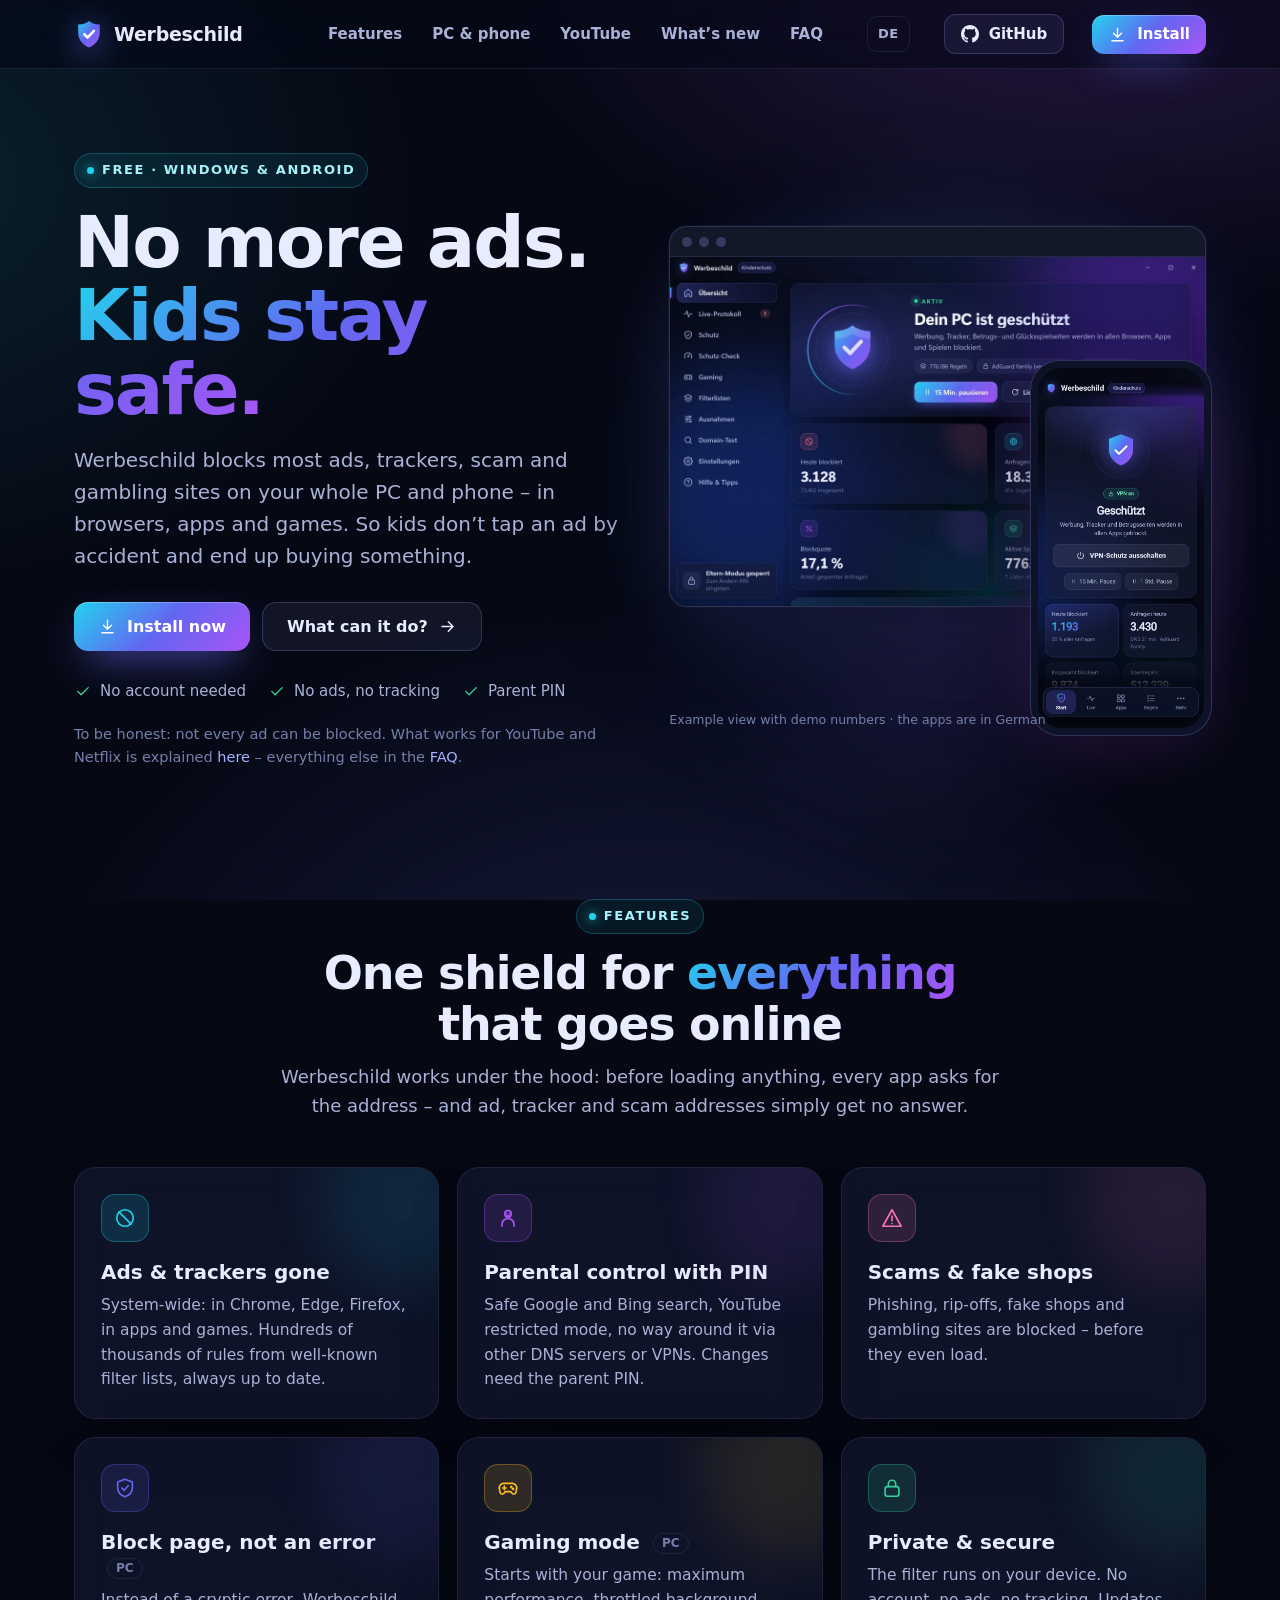
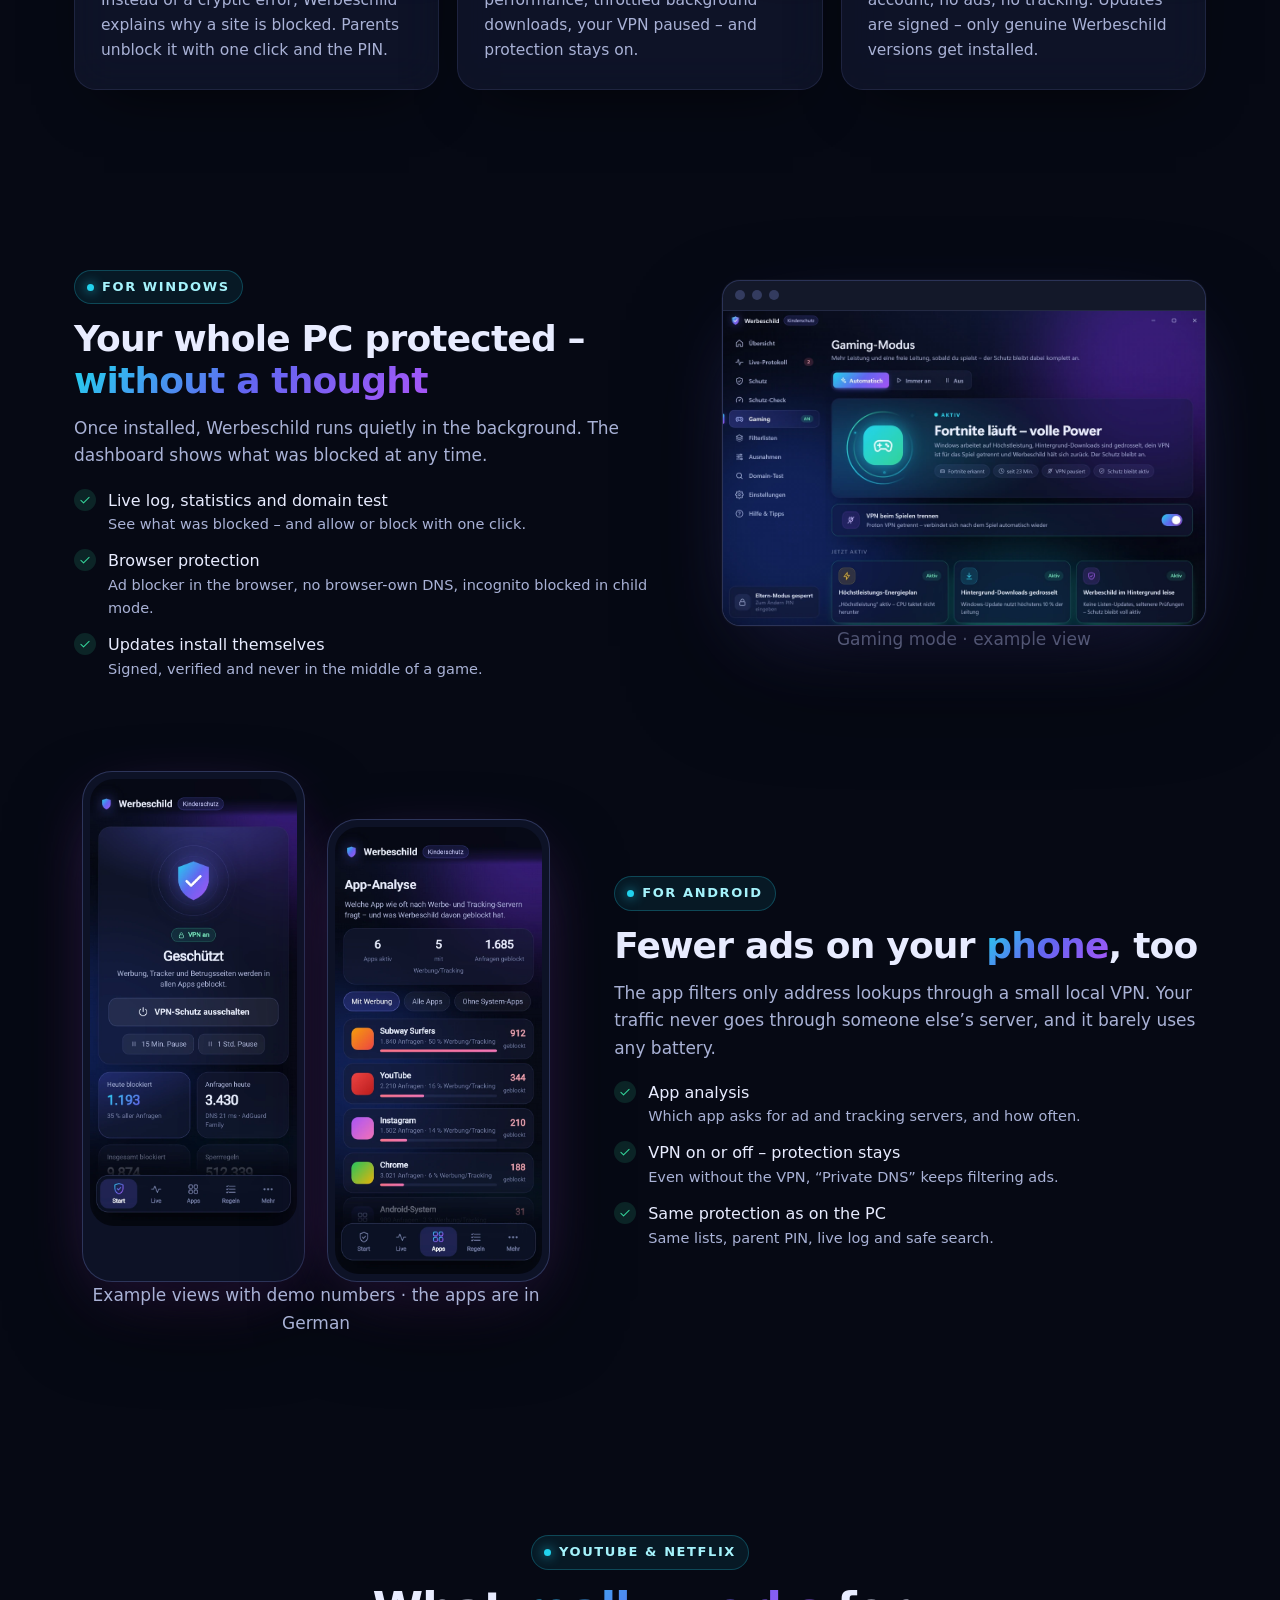
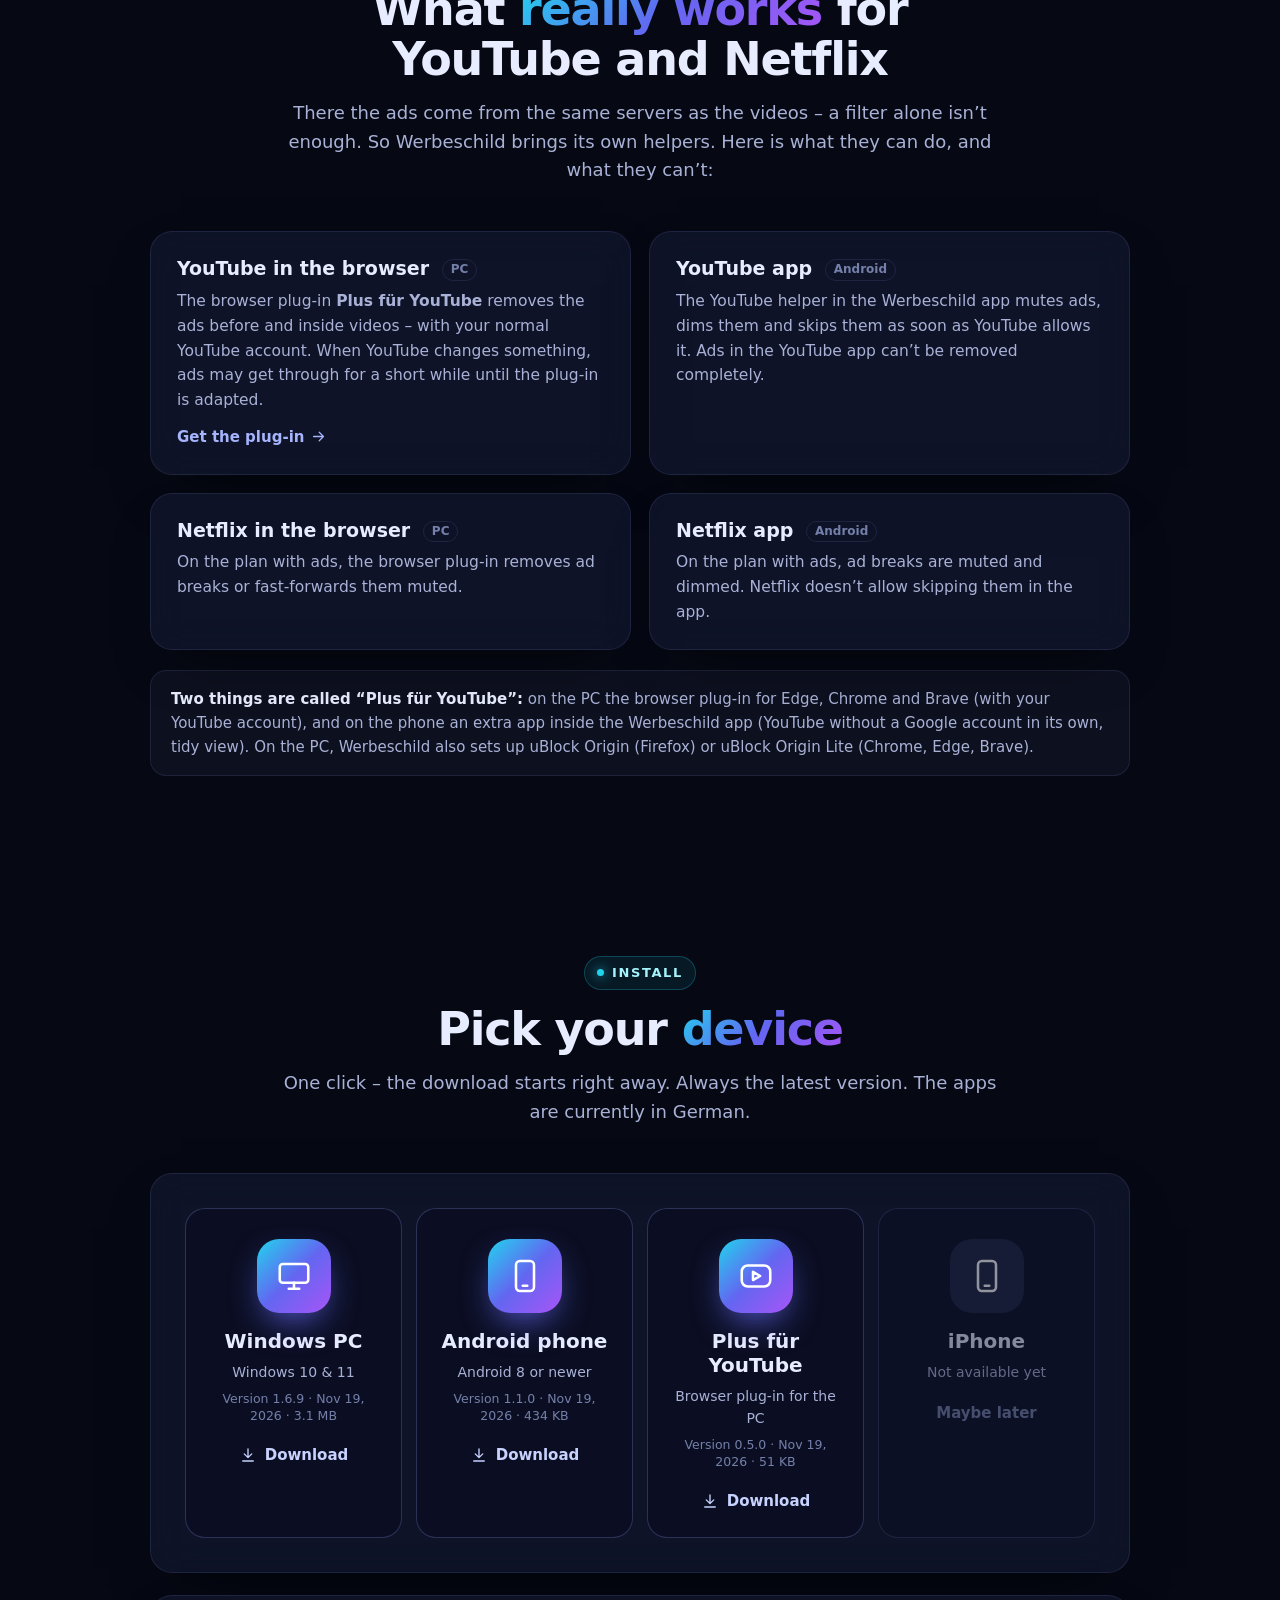
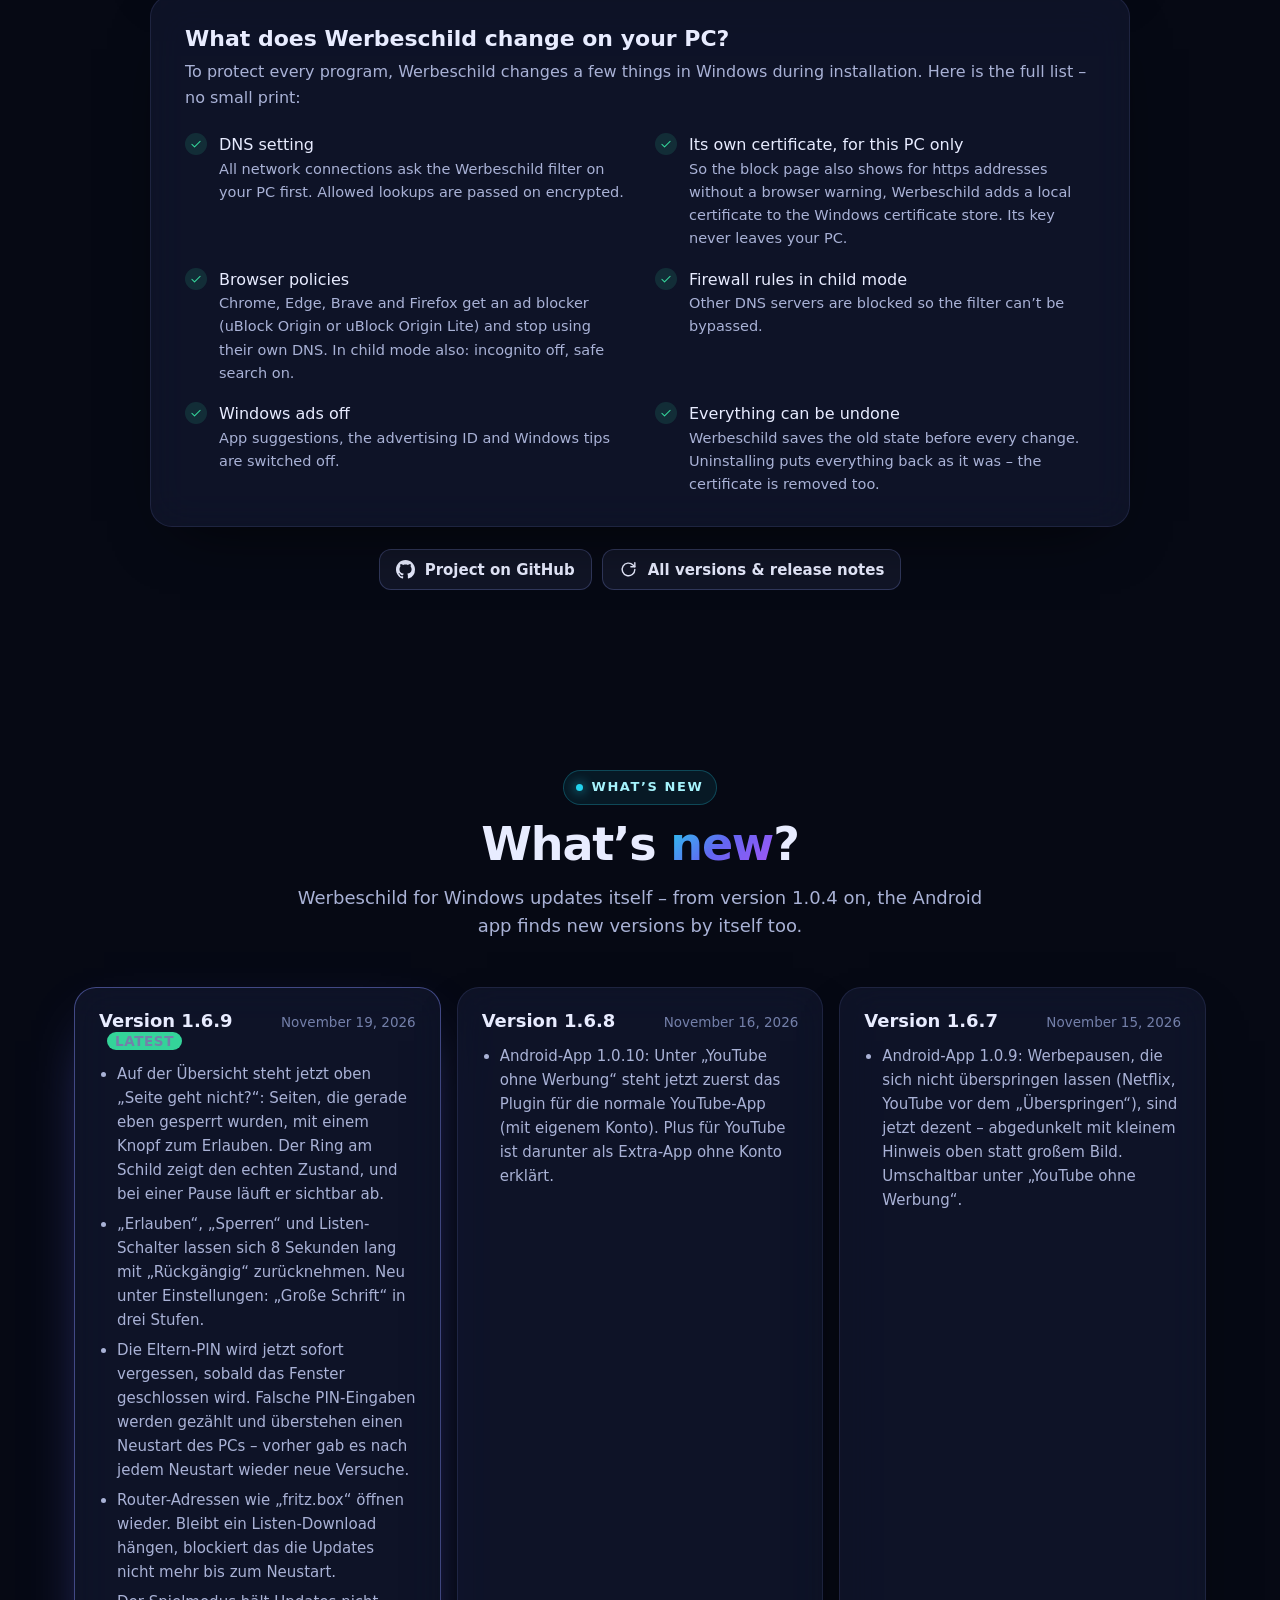
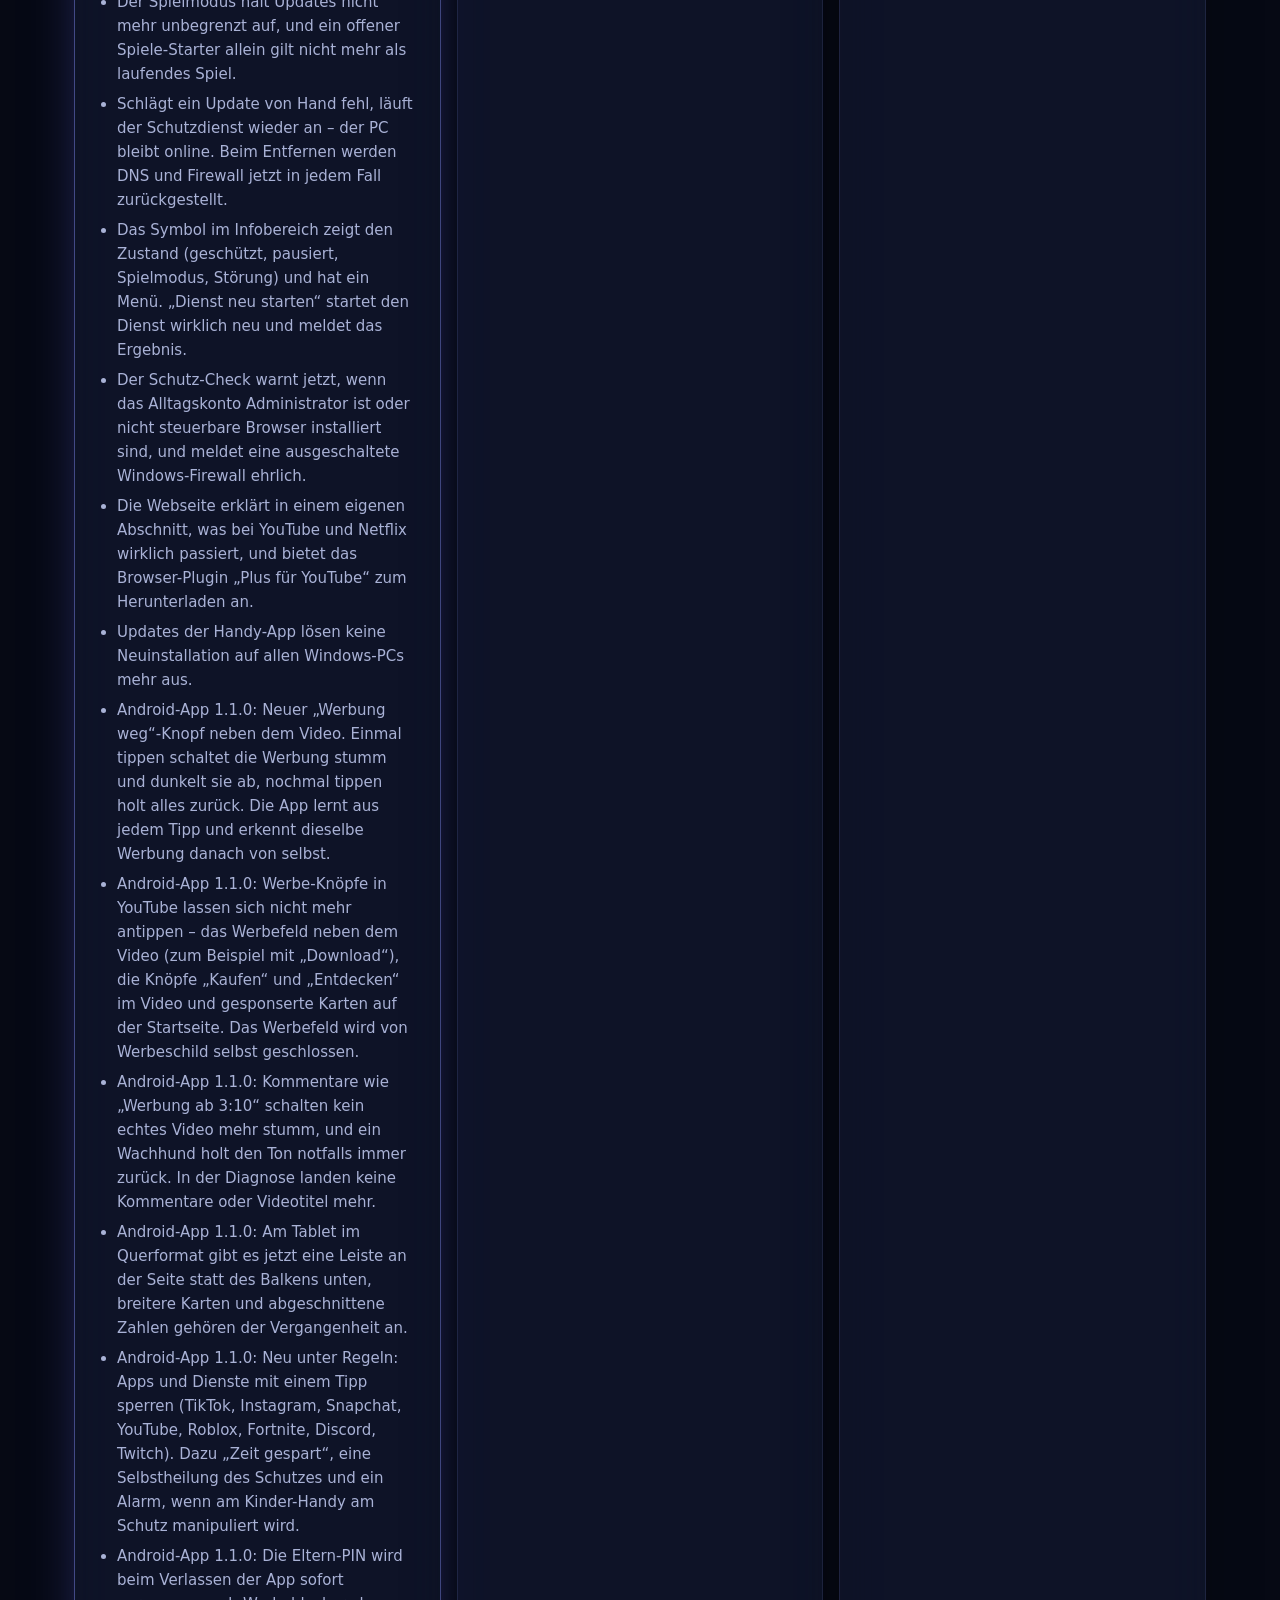
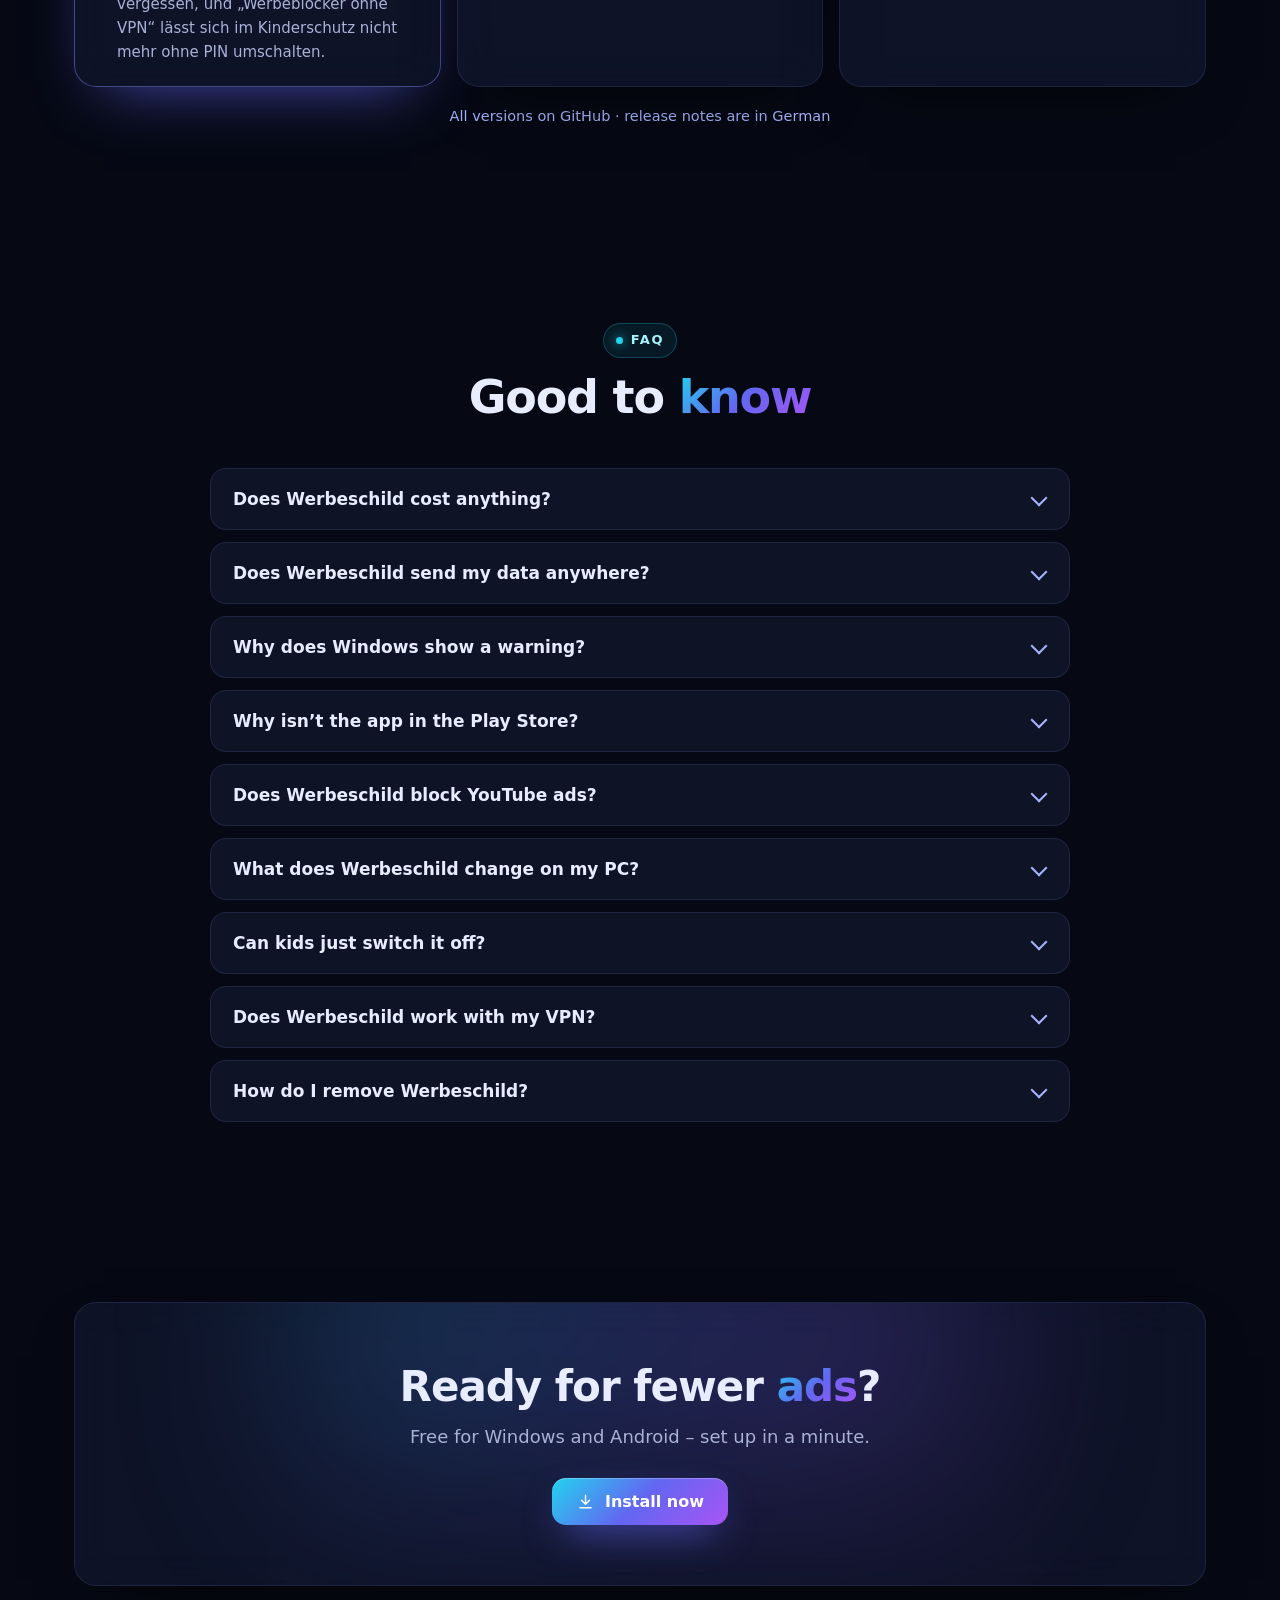
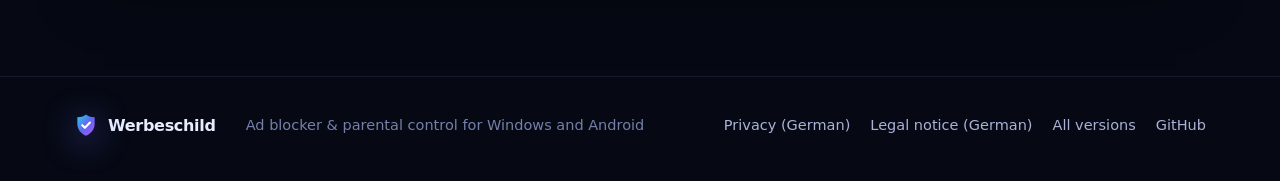
<file: docs/en/index.html>
<!doctype html>
<html lang="en" class="no-js">
<head>
  <meta charset="utf-8">
  <meta name="viewport" content="width=device-width, initial-scale=1">
  <title>Werbeschild – Ad blocker &amp; parental control for Windows and Android</title>
  <meta name="description" content="Werbeschild blocks most ads, trackers, scam and gambling sites on your whole PC and phone – in browsers, apps and games. Free, no account.">
  <meta name="theme-color" content="#060914">
  <meta property="og:title" content="Werbeschild – No more ads. Kids stay safe.">
  <meta property="og:description" content="Free ad blocker and parental control for Windows and Android.">
  <meta property="og:type" content="website">
  <meta property="og:url" content="https://mhp3878.github.io/werbeschild/en/">
  <meta property="og:site_name" content="Werbeschild">
  <meta property="og:locale" content="en_US">
  <meta property="og:image" content="https://mhp3878.github.io/werbeschild/assets/vorschau.png">
  <meta property="og:image:width" content="1280">
  <meta property="og:image:height" content="640">
  <meta property="og:image:alt" content="Werbeschild – No more ads. Kids stay safe.">
  <meta name="twitter:card" content="summary_large_image">
  <link rel="canonical" href="https://mhp3878.github.io/werbeschild/en/">
  <link rel="alternate" hreflang="de" href="https://mhp3878.github.io/werbeschild/">
  <link rel="alternate" hreflang="en" href="https://mhp3878.github.io/werbeschild/en/">
  <link rel="alternate" hreflang="x-default" href="https://mhp3878.github.io/werbeschild/">
  <link rel="icon" type="image/png" href="../assets/werbeschild.png">
  <link rel="stylesheet" href="../assets/site.css">
  <!-- jsonld:start -->
  <script type="application/ld+json">{"@context":"https://schema.org","@graph":[{"@type":"SoftwareApplication","name":"Werbeschild","url":"https://mhp3878.github.io/werbeschild/en/","description":"Werbeschild blocks most ads, trackers, scam and gambling sites on your whole PC and phone – in browsers, apps and games. Free, no account.","applicationCategory":"SecurityApplication","operatingSystem":"Windows 10, Windows 11, Android 8+","inLanguage":"de","isAccessibleForFree":true,"offers":{"@type":"Offer","price":"0","priceCurrency":"EUR"}},{"@type":"FAQPage","inLanguage":"en","mainEntity":[{"@type":"Question","name":"Does Werbeschild cost anything?","acceptedAnswer":{"@type":"Answer","text":"No. Werbeschild is free, without ads and without an account."}},{"@type":"Question","name":"Does Werbeschild send my data anywhere?","acceptedAnswer":{"@type":"Answer","text":"The filter runs entirely on your device. There is no account and no statistics sent to us. To load anything, every device has to look up addresses – Werbeschild sends these lookups encrypted to a family DNS service (e.g. AdGuard DNS or Cloudflare) instead of unencrypted to your internet provider. Werbeschild checks GitHub for updates. More in the privacy policy (German) ."}},{"@type":"Question","name":"Why does Windows show a warning?","acceptedAnswer":{"@type":"Answer","text":"Windows and Edge warn about programs that are new and don’t (yet) have an expensive code-signing certificate. In Edge: “…” → “Keep” → “Keep anyway”. When opening the file: “More info” → “Run anyway”. Automatic updates are protected anyway: Werbeschild only installs updates signed with Werbeschild’s own key."}},{"@type":"Question","name":"Why isn’t the app in the Play Store?","acceptedAnswer":{"@type":"Answer","text":"Google doesn’t allow system-wide ad blockers in the Play Store. So you download the app here; Android asks once whether your browser may install apps."}},{"@type":"Question","name":"Does Werbeschild block YouTube ads?","acceptedAnswer":{"@type":"Answer","text":"Honestly: ads in the YouTube app can’t be prevented completely, because they come from the same servers as the videos. On the PC, the browser plug-in Plus für YouTube removes the ads in the browser; Werbeschild also sets up uBlock Origin (Firefox) or uBlock Origin Lite (Chrome, Edge, Brave). On the phone, the YouTube helper in the Werbeschild app mutes ads in the YouTube app, dims them and skips them as soon as possible. Details are under YouTube \u0026 Netflix ."}},{"@type":"Question","name":"What does Werbeschild change on my PC?","acceptedAnswer":{"@type":"Answer","text":"It points the DNS setting to its own filter, adds a local certificate for the block page and sets browser policies (ad blocker; no incognito mode in child mode). The full list is under What does Werbeschild change on your PC? Uninstalling undoes everything."}},{"@type":"Question","name":"Can kids just switch it off?","acceptedAnswer":{"@type":"Answer","text":"On the PC, child mode locks all settings behind the parent PIN. Important: kids should use a normal Windows account without administrator rights – an administrator can switch off anything. On the phone, Android lets you switch the VPN off in its settings. Werbeschild warns you, and Google Family Link or “Always-on VPN” prevent it – the app explains how."}},{"@type":"Question","name":"Does Werbeschild work with my VPN?","acceptedAnswer":{"@type":"Answer","text":"On the PC, yes: VPN apps can be allowed, and gaming mode disconnects your VPN while you play and reconnects it afterwards. On a phone only one VPN runs at a time. When Werbeschild is off, “Private DNS” keeps filtering ads."}},{"@type":"Question","name":"How do I remove Werbeschild?","acceptedAnswer":{"@type":"Answer","text":"On the PC: Windows Settings → Apps → Werbeschild → Uninstall (with the parent PIN in child mode). Every change to Windows is undone. On the phone, like any other app."}}]}]}</script>
  <!-- jsonld:end -->
</head>
<body>
  <svg width="0" height="0" aria-hidden="true" style="position:absolute">
    <defs>
      <linearGradient id="wsg" x1="0" y1="0" x2="1" y2="1"><stop offset="0" stop-color="#22d3ee"/><stop offset=".5" stop-color="#6366f1"/><stop offset="1" stop-color="#a855f7"/></linearGradient>
    </defs>
    <symbol id="logo" viewBox="0 0 64 64"><path d="M32 4c4 3.5 12 7.5 23 7.6v17.6C55 44 45.5 54.6 32 60.8 18.5 54.6 9 44 9 29.2V11.6C20 11.5 28 7.5 32 4z" fill="url(#wsg)"/><path d="M22 32.5l7 7 13.5-14" fill="none" stroke="#fff" stroke-width="5.5" stroke-linecap="round" stroke-linejoin="round"/></symbol>
    <symbol id="i-shield" viewBox="0 0 24 24"><path d="M12 2.5l8 3v6c0 5-3.4 8.6-8 10-4.6-1.4-8-5-8-10v-6z"/><path d="M8.5 12l2.5 2.5 4.5-5"/></symbol>
    <symbol id="i-kid" viewBox="0 0 24 24"><circle cx="12" cy="7.5" r="3.5"/><path d="M5.5 21v-2a6.5 6.5 0 0113 0v2"/><path d="M10.5 7.2h.01M13.5 7.2h.01M10.8 9a1.8 1.8 0 002.4 0"/></symbol>
    <symbol id="i-block" viewBox="0 0 24 24"><circle cx="12" cy="12" r="9"/><path d="M5.6 5.6l12.8 12.8"/></symbol>
    <symbol id="i-alert" viewBox="0 0 24 24"><path d="M12 3l10 18H2z"/><path d="M12 10v5M12 18v.1"/></symbol>
    <symbol id="i-gamepad" viewBox="0 0 24 24"><path d="M7.5 7h9a5 5 0 014.9 6l-.8 3.7a2.4 2.4 0 01-4.2 1L14.9 16H9.1l-1.5 1.7a2.4 2.4 0 01-4.2-1L2.6 13a5 5 0 014.9-6z"/><path d="M8 10v4M6 12h4"/><circle cx="15.5" cy="11" r=".6"/><circle cx="17.5" cy="13" r=".6"/></symbol>
    <symbol id="i-lock" viewBox="0 0 24 24"><rect x="4.5" y="10.5" width="15" height="10.5" rx="2.5"/><path d="M8 10.5V7.5a4 4 0 018 0v3"/></symbol>
    <symbol id="i-check" viewBox="0 0 24 24"><path d="M5 12.5l4.5 4.5L19 7.5"/></symbol>
    <symbol id="i-download" viewBox="0 0 24 24"><path d="M12 4v11M7 10.5l5 5 5-5M5 20h14"/></symbol>
    <symbol id="i-arrow" viewBox="0 0 24 24"><path d="M5 12h14M13 6l6 6-6 6"/></symbol>
    <symbol id="i-refresh" viewBox="0 0 24 24"><path d="M20 12a8 8 0 11-2.3-5.7L20 8.5"/><path d="M20 3.5v5h-5"/></symbol>
    <symbol id="i-pc" viewBox="0 0 24 24"><rect x="2.5" y="4" width="19" height="12.5" rx="2"/><path d="M8.5 20.5h7M12 16.5v4"/></symbol>
    <symbol id="i-phone" viewBox="0 0 24 24"><rect x="6" y="2" width="12" height="20" rx="2.6"/><path d="M10.5 18.5h3"/></symbol>
    <symbol id="i-github" viewBox="0 0 16 16"><path fill="currentColor" stroke="none" d="M8 0C3.58 0 0 3.58 0 8c0 3.54 2.29 6.53 5.47 7.59.4.07.55-.17.55-.38 0-.19-.01-.82-.01-1.49-2.01.37-2.53-.49-2.69-.94-.09-.23-.48-.94-.82-1.13-.28-.15-.68-.52-.01-.53.63-.01 1.08.58 1.23.82.72 1.21 1.87.87 2.33.66.07-.52.28-.87.51-1.07-1.78-.2-3.64-.89-3.64-3.95 0-.87.31-1.59.82-2.15-.08-.2-.36-1.02.08-2.12 0 0 .67-.21 2.2.82.64-.18 1.32-.27 2-.27.68 0 1.36.09 2 .27 1.53-1.04 2.2-.82 2.2-.82.44 1.1.16 1.92.08 2.12.51.56.82 1.27.82 2.15 0 3.07-1.87 3.75-3.65 3.95.29.25.54.73.54 1.48 0 1.07-.01 1.93-.01 2.2 0 .21.15.46.55.38A8.01 8.01 0 0016 8c0-4.42-3.58-8-8-8z"/></symbol>
    <symbol id="i-play" viewBox="0 0 24 24"><rect x="2.5" y="5" width="19" height="14" rx="4"/><path d="M10 9.3v5.4l4.8-2.7z"/></symbol>
    <symbol id="i-sparkle" viewBox="0 0 24 24"><path d="M12 3l1.8 5.2L19 10l-5.2 1.8L12 17l-1.8-5.2L5 10l5.2-1.8z"/><path d="M19 15l.8 2.2L22 18l-2.2.8L19 21l-.8-2.2L16 18l2.2-.8z"/></symbol>
  </svg>

  <header class="top">
    <div class="wrap">
      <a class="brand" href="#"><svg aria-hidden="true"><use href="#logo"/></svg>Werbeschild</a>
      <nav class="nav" aria-label="Main menu">
        <a href="#funktionen">Features</a>
        <a href="#pc-und-handy" class="hide-m">PC &amp; phone</a>
        <a href="#youtube" class="hide-m hide-l">YouTube</a>
        <a href="#neuigkeiten" class="hide-m">What’s new</a>
        <a href="#fragen">FAQ</a>
      </nav>
      <a class="lang" href="../" hreflang="de" lang="de" title="Deutsche Version">DE</a>
      <a class="btn ghost small gh-btn" href="https://github.com/MHP3878/werbeschild" title="Werbeschild on GitHub"><svg class="i" aria-hidden="true"><use href="#i-github"/></svg><span>GitHub</span></a>
      <a class="btn primary small" href="#installieren"><svg class="i" aria-hidden="true"><use href="#i-download"/></svg>Install</a>
    </div>
  </header>

  <main>
    <!-- ================= HERO ================= -->
    <section class="hero">
      <div class="wrap">
        <div>
          <span class="eyebrow"><i></i>Free · Windows &amp; Android</span>
          <h1>No more ads.<br><span class="grad">Kids stay safe.</span></h1>
          <p class="lead">Werbeschild blocks most ads, trackers, scam and gambling sites on your whole PC and phone – in browsers, apps and games. So kids don’t tap an ad by accident and end up buying something.</p>
          <div class="cta">
            <a class="btn primary" href="#installieren"><svg class="i" aria-hidden="true"><use href="#i-download"/></svg>Install now</a>
            <a class="btn ghost" href="#funktionen">What can it do?<svg class="i" aria-hidden="true"><use href="#i-arrow"/></svg></a>
          </div>
          <ul class="trust">
            <li><svg class="i" aria-hidden="true"><use href="#i-check"/></svg>No account needed</li>
            <li><svg class="i" aria-hidden="true"><use href="#i-check"/></svg>No ads, no tracking</li>
            <li><svg class="i" aria-hidden="true"><use href="#i-check"/></svg>Parent PIN</li>
          </ul>
          <p class="honest">To be honest: not every ad can be blocked. What works for YouTube and Netflix is explained <a href="#youtube">here</a> – everything else in the <a href="#fragen">FAQ</a>.</p>
        </div>
        <div class="stage reveal">
          <div class="glow"></div>
          <div class="window">
            <div class="bar"><i></i><i></i><i></i></div>
            <img src="../assets/pc-uebersicht-1120.webp" srcset="../assets/pc-uebersicht-1120.webp 1120w, ../assets/pc-uebersicht-2240.webp 2240w" sizes="(max-width: 980px) calc(100vw - 32px), 580px" width="1120" height="730" alt="Werbeschild for Windows: overview with protection status and number of blocked ad requests">
          </div>
          <div class="phone"><img src="../assets/handy-start-585.webp" srcset="../assets/handy-start-585.webp 585w, ../assets/handy-start-1170.webp 1170w" sizes="(max-width: 680px) 38vw, 200px" width="585" height="1266" alt="Werbeschild for Android: home screen showing “Protected”"></div>
          <span class="demo-note">Example view with demo numbers · the apps are in German</span>
        </div>
      </div>
    </section>

    <!-- ================= FUNKTIONEN ================= -->
    <section id="funktionen">
      <div class="wrap">
        <div class="sec-head reveal">
          <span class="eyebrow"><i></i>Features</span>
          <h2>One shield for <span class="grad">everything</span> that goes online</h2>
          <p>Werbeschild works under the hood: before loading anything, every app asks for the address – and ad, tracker and scam addresses simply get no answer.</p>
        </div>
        <div class="features">
          <article class="card feature reveal" style="--accent: var(--c-cyan)">
            <div class="f-icon"><svg class="i" aria-hidden="true"><use href="#i-block"/></svg></div>
            <h3>Ads &amp; trackers gone</h3>
            <p>System-wide: in Chrome, Edge, Firefox, in apps and games. Hundreds of thousands of rules from well-known filter lists, always up to date.</p>
          </article>
          <article class="card feature reveal" style="--accent: var(--c-violet)">
            <div class="f-icon"><svg class="i" aria-hidden="true"><use href="#i-kid"/></svg></div>
            <h3>Parental control with PIN</h3>
            <p>Safe Google and Bing search, YouTube restricted mode, no way around it via other DNS servers or VPNs. Changes need the parent PIN.</p>
          </article>
          <article class="card feature reveal" style="--accent: var(--c-pink)">
            <div class="f-icon"><svg class="i" aria-hidden="true"><use href="#i-alert"/></svg></div>
            <h3>Scams &amp; fake shops</h3>
            <p>Phishing, rip-offs, fake shops and gambling sites are blocked – before they even load.</p>
          </article>
          <article class="card feature reveal" style="--accent: var(--c-indigo)">
            <div class="f-icon"><svg class="i" aria-hidden="true"><use href="#i-shield"/></svg></div>
            <h3>Block page, not an error <span class="tag">PC</span></h3>
            <p>Instead of a cryptic error, Werbeschild explains why a site is blocked. Parents unblock it with one click and the PIN.</p>
          </article>
          <article class="card feature reveal" style="--accent: var(--c-amber)">
            <div class="f-icon"><svg class="i" aria-hidden="true"><use href="#i-gamepad"/></svg></div>
            <h3>Gaming mode <span class="tag">PC</span></h3>
            <p>Starts with your game: maximum performance, throttled background downloads, your VPN paused – and protection stays on.</p>
          </article>
          <article class="card feature reveal" style="--accent: var(--c-green)">
            <div class="f-icon"><svg class="i" aria-hidden="true"><use href="#i-lock"/></svg></div>
            <h3>Private &amp; secure</h3>
            <p>The filter runs on your device. No account, no ads, no tracking. Updates are signed – only genuine Werbeschild versions get installed.</p>
          </article>
        </div>
      </div>
    </section>

    <!-- ================= PC & HANDY ================= -->
    <section id="pc-und-handy">
      <div class="wrap">
        <div class="show">
          <div class="reveal">
            <span class="eyebrow"><i></i>For Windows</span>
            <h3>Your whole PC protected – <span class="grad">without a thought</span></h3>
            <p>Once installed, Werbeschild runs quietly in the background. The dashboard shows what was blocked at any time.</p>
            <ul class="checks">
              <li><svg class="i" aria-hidden="true"><use href="#i-check"/></svg><span>Live log, statistics and domain test<small>See what was blocked – and allow or block with one click.</small></span></li>
              <li><svg class="i" aria-hidden="true"><use href="#i-check"/></svg><span>Browser protection<small>Ad blocker in the browser, no browser-own DNS, incognito blocked in child mode.</small></span></li>
              <li><svg class="i" aria-hidden="true"><use href="#i-check"/></svg><span>Updates install themselves<small>Signed, verified and never in the middle of a game.</small></span></li>
            </ul>
          </div>
          <div class="show-media reveal">
            <div class="window"><div class="bar"><i></i><i></i><i></i></div><img src="../assets/pc-gaming-1120.webp" srcset="../assets/pc-gaming-1120.webp 1120w, ../assets/pc-gaming-2240.webp 2240w" sizes="(max-width: 980px) calc(100vw - 32px), 540px" width="1120" height="730" loading="lazy" alt="Werbeschild for Windows: gaming mode with maximum performance and paused VPN"></div>
            <p class="caption">Gaming mode · example view</p>
          </div>
        </div>

        <div class="show flip">
          <div class="reveal">
            <span class="eyebrow"><i></i>For Android</span>
            <h3>Fewer ads on your <span class="grad">phone</span>, too</h3>
            <p>The app filters only address lookups through a small local VPN. Your traffic never goes through someone else’s server, and it barely uses any battery.</p>
            <ul class="checks">
              <li><svg class="i" aria-hidden="true"><use href="#i-check"/></svg><span>App analysis<small>Which app asks for ad and tracking servers, and how often.</small></span></li>
              <li><svg class="i" aria-hidden="true"><use href="#i-check"/></svg><span>VPN on or off – protection stays<small>Even without the VPN, “Private DNS” keeps filtering ads.</small></span></li>
              <li><svg class="i" aria-hidden="true"><use href="#i-check"/></svg><span>Same protection as on the PC<small>Same lists, parent PIN, live log and safe search.</small></span></li>
            </ul>
          </div>
          <div class="show-media reveal">
            <div class="phones">
              <div class="phone"><img src="../assets/handy-start-585.webp" srcset="../assets/handy-start-585.webp 585w, ../assets/handy-start-1170.webp 1170w" sizes="(max-width: 980px) 44vw, 260px" width="585" height="1266" loading="lazy" alt="Android app: home screen"></div>
              <div class="phone"><img src="../assets/handy-apps-585.webp" srcset="../assets/handy-apps-585.webp 585w, ../assets/handy-apps-1170.webp 1170w" sizes="(max-width: 980px) 44vw, 260px" width="585" height="1266" loading="lazy" alt="Android app: app analysis"></div>
            </div>
            <p class="caption">Example views with demo numbers · the apps are in German</p>
          </div>
        </div>
      </div>
    </section>

    <!-- ================= YOUTUBE & NETFLIX ================= -->
    <section id="youtube">
      <div class="wrap">
        <div class="sec-head reveal">
          <span class="eyebrow"><i></i>YouTube &amp; Netflix</span>
          <h2>What <span class="grad">really works</span> for YouTube and Netflix</h2>
          <p>There the ads come from the same servers as the videos – a filter alone isn’t enough. So Werbeschild brings its own helpers. Here is what they can do, and what they can’t:</p>
        </div>
        <div class="yt-grid">
          <article class="card yt reveal">
            <h3>YouTube in the browser <span class="tag">PC</span></h3>
            <p>The browser plug-in <b>Plus für YouTube</b> removes the ads before and inside videos – with your normal YouTube account. When YouTube changes something, ads may get through for a short while until the plug-in is adapted.</p>
            <a class="yt-link" href="#installieren">Get the plug-in<svg class="i" aria-hidden="true"><use href="#i-arrow"/></svg></a>
          </article>
          <article class="card yt reveal">
            <h3>YouTube app <span class="tag">Android</span></h3>
            <p>The YouTube helper in the Werbeschild app mutes ads, dims them and skips them as soon as YouTube allows it. Ads in the YouTube app can’t be removed completely.</p>
          </article>
          <article class="card yt reveal">
            <h3>Netflix in the browser <span class="tag">PC</span></h3>
            <p>On the plan with ads, the browser plug-in removes ad breaks or fast-forwards them muted.</p>
          </article>
          <article class="card yt reveal">
            <h3>Netflix app <span class="tag">Android</span></h3>
            <p>On the plan with ads, ad breaks are muted and dimmed. Netflix doesn’t allow skipping them in the app.</p>
          </article>
        </div>
        <p class="yt-note reveal"><b>Two things are called “Plus für YouTube”:</b> on the PC the browser plug-in for Edge, Chrome and Brave (with your YouTube account), and on the phone an extra app inside the Werbeschild app (YouTube without a Google account in its own, tidy view). On the PC, Werbeschild also sets up uBlock Origin (Firefox) or uBlock Origin Lite (Chrome, Edge, Brave).</p>
      </div>
    </section>

    <!-- ================= INSTALLIEREN ================= -->
    <section id="installieren" class="install">
      <div class="wrap">
        <div class="sec-head reveal">
          <span class="eyebrow"><i></i>Install</span>
          <h2>Pick your <span class="grad">device</span></h2>
          <p>One click – the download starts right away. Always the latest version. The apps are currently in German.</p>
        </div>
        <div class="card picker reveal">
          <div class="choices">
            <a class="choice" id="pick-win" data-target="win" href="https://github.com/MHP3878/werbeschild/releases/latest/download/Werbeschild-Setup.exe">
              <span class="c-icon"><span class="ring" aria-hidden="true"></span><svg class="i ic-dev" aria-hidden="true"><use href="#i-pc"/></svg><svg class="i ic-arrow" aria-hidden="true"><use href="#i-download"/></svg><svg class="i ic-done" aria-hidden="true"><use href="#i-check"/></svg></span>
              <b>Windows PC</b>
              <small>Windows 10 &amp; 11</small>
              <small class="meta"><!-- meta-win:start -->Version 1.6.9 &#183; Nov 19, 2026 &#183; 3.1&#160;MB<!-- meta-win:end --></small>
              <span class="go"><svg class="i" aria-hidden="true"><use href="#i-download"/></svg><span class="go-t">Download</span></span>
            </a>
            <a class="choice" id="pick-android" data-target="android" href="https://github.com/MHP3878/werbeschild/releases/latest/download/Werbeschild-Android.apk">
              <span class="c-icon"><span class="ring" aria-hidden="true"></span><svg class="i ic-dev" aria-hidden="true"><use href="#i-phone"/></svg><svg class="i ic-arrow" aria-hidden="true"><use href="#i-download"/></svg><svg class="i ic-done" aria-hidden="true"><use href="#i-check"/></svg></span>
              <b>Android phone</b>
              <small>Android 8 or newer</small>
              <small class="meta"><!-- meta-android:start -->Version 1.1.0 &#183; Nov 19, 2026 &#183; 434&#160;KB<!-- meta-android:end --></small>
              <span class="go"><svg class="i" aria-hidden="true"><use href="#i-download"/></svg><span class="go-t">Download</span></span>
            </a>
            <a class="choice" id="pick-plus" data-target="plus" href="https://github.com/MHP3878/werbeschild/releases/latest/download/Plus-fuer-YouTube.zip">
              <span class="c-icon"><span class="ring" aria-hidden="true"></span><svg class="i ic-dev" aria-hidden="true"><use href="#i-play"/></svg><svg class="i ic-arrow" aria-hidden="true"><use href="#i-download"/></svg><svg class="i ic-done" aria-hidden="true"><use href="#i-check"/></svg></span>
              <b>Plus für YouTube</b>
              <small>Browser plug-in for the PC</small>
              <small class="meta"><!-- meta-plus:start -->Version 0.5.0 &#183; Nov 19, 2026 &#183; 51&#160;KB<!-- meta-plus:end --></small>
              <span class="go"><svg class="i" aria-hidden="true"><use href="#i-download"/></svg><span class="go-t">Download</span></span>
            </a>
            <div class="choice off" aria-disabled="true">
              <span class="c-icon"><svg class="i" aria-hidden="true"><use href="#i-phone"/></svg></span>
              <b>iPhone</b>
              <small>Not available yet</small>
              <span class="go" style="color:var(--text-3)">Maybe later</span>
            </div>
          </div>

          <div class="guide" id="guide-win" data-guide="win">
            <h4><svg class="i" aria-hidden="true"><use href="#i-check"/></svg>Next steps on your PC</h4>
            <ol class="steps five">
              <li><b>Keep the download</b>If Edge says “… isn’t commonly downloaded”: click the three dots “…” → “Keep” → “Show more” → “Keep anyway”.</li>
              <li><b>Open the file</b>Start “Werbeschild-Setup.exe” from your downloads.</li>
              <li><b>Windows notice</b>If you see “Windows protected your PC”: “More info” → “Run anyway”.</li>
              <li><b>Pick a mode</b>“Kinderschutz” (child protection, with parent PIN) or “Standard” for adults – then “Installieren”.</li>
              <li><b>Done</b>Protection starts right away. From now on, updates install themselves.</li>
            </ol>
            <p class="note"><svg class="i" aria-hidden="true"><use href="#i-alert"/></svg><span>Installing needs administrator rights. Give kids a normal Windows account without administrator rights – then they can’t switch the protection off.</span></p>
            <p class="again">Download didn’t start? <a href="https://github.com/MHP3878/werbeschild/releases/latest/download/Werbeschild-Setup.exe">Try again</a></p>
          </div>

          <div class="guide" id="guide-android" data-guide="android">
            <h4><svg class="i" aria-hidden="true"><use href="#i-check"/></svg>Next steps on your phone</h4>
            <ol class="steps">
              <li><b>Open the file</b>If the browser warns “File might be harmful”: “Download anyway”. Then tap “Werbeschild-Android.apk”.</li>
              <li><b>Allow</b>Android asks once: allow “Install unknown apps” for your browser.</li>
              <li><b>Install</b>Tap “Install”. If Google Play Protect asks, let it scan the app and install afterwards.</li>
              <li><b>Confirm the VPN</b>Open the app, pick a mode and accept the request for the local VPN – done.</li>
            </ol>
            <p class="note"><svg class="i" aria-hidden="true"><use href="#i-alert"/></svg><span>Google doesn’t allow system-wide ad blockers in the Play Store – so the app comes straight from here. The app finds new versions by itself and installs them with one tap.</span></p>
            <p class="again">Download didn’t start? <a href="https://github.com/MHP3878/werbeschild/releases/latest/download/Werbeschild-Android.apk">Try again</a></p>
          </div>

          <div class="guide" id="guide-plus" data-guide="plus">
            <h4><svg class="i" aria-hidden="true"><use href="#i-check"/></svg>Next steps in your PC browser</h4>
            <ol class="steps">
              <li><b>Unpack the ZIP</b>Right-click “Plus-fuer-YouTube.zip” → “Extract All”. Keep the folder afterwards.</li>
              <li><b>Open extensions</b>Type into the address bar: <code>edge://extensions</code> (Edge) or <code>chrome://extensions</code> (Chrome, Brave).</li>
              <li><b>Developer mode on</b>Switch on “Developer mode” on that page.</li>
              <li><b>Load the folder</b>Click “Load unpacked” and pick the unpacked folder – done.</li>
            </ol>
            <p class="note"><svg class="i" aria-hidden="true"><use href="#i-alert"/></svg><span>This takes more steps than usual because the plug-in isn’t in the browser store yet – once it is, one click will do. Until then the browser reminds you of developer mode at start-up, and you download new versions here again. For Edge, Chrome and Brave; there is no Firefox version yet. The plug-in’s menus are in German.</span></p>
            <p class="again">Download didn’t start? <a href="https://github.com/MHP3878/werbeschild/releases/latest/download/Plus-fuer-YouTube.zip">Try again</a></p>
          </div>
        </div>
        <div class="card changes reveal" id="aenderungen">
          <h3>What does Werbeschild change on your PC?</h3>
          <p>To protect every program, Werbeschild changes a few things in Windows during installation. Here is the full list – no small print:</p>
          <ul class="checks">
            <li><svg class="i" aria-hidden="true"><use href="#i-check"/></svg><span>DNS setting<small>All network connections ask the Werbeschild filter on your PC first. Allowed lookups are passed on encrypted.</small></span></li>
            <li><svg class="i" aria-hidden="true"><use href="#i-check"/></svg><span>Its own certificate, for this PC only<small>So the block page also shows for https addresses without a browser warning, Werbeschild adds a local certificate to the Windows certificate store. Its key never leaves your PC.</small></span></li>
            <li><svg class="i" aria-hidden="true"><use href="#i-check"/></svg><span>Browser policies<small>Chrome, Edge, Brave and Firefox get an ad blocker (uBlock Origin or uBlock Origin Lite) and stop using their own DNS. In child mode also: incognito off, safe search on.</small></span></li>
            <li><svg class="i" aria-hidden="true"><use href="#i-check"/></svg><span>Firewall rules in child mode<small>Other DNS servers are blocked so the filter can’t be bypassed.</small></span></li>
            <li><svg class="i" aria-hidden="true"><use href="#i-check"/></svg><span>Windows ads off<small>App suggestions, the advertising ID and Windows tips are switched off.</small></span></li>
            <li><svg class="i" aria-hidden="true"><use href="#i-check"/></svg><span>Everything can be undone<small>Werbeschild saves the old state before every change. Uninstalling puts everything back as it was – the certificate is removed too.</small></span></li>
          </ul>
        </div>
        <div class="more-links">
          <a class="btn ghost small" href="https://github.com/MHP3878/werbeschild"><svg class="i" aria-hidden="true"><use href="#i-github"/></svg>Project on GitHub</a>
          <a class="btn ghost small" href="https://github.com/MHP3878/werbeschild/releases"><svg class="i" aria-hidden="true"><use href="#i-refresh"/></svg>All versions &amp; release notes</a>
        </div>
      </div>
    </section>

    <!-- ================= NEUIGKEITEN ================= -->
    <section id="neuigkeiten">
      <div class="wrap">
        <div class="sec-head reveal">
          <span class="eyebrow"><i></i>What’s new</span>
          <h2>What’s <span class="grad">new</span>?</h2>
          <p>Werbeschild for Windows updates itself – from version 1.0.4 on, the Android app finds new versions by itself too.</p>
        </div>
        <!-- neuigkeiten:start -->
        <div class="news">
          <article class="card news-item reveal"><div class="news-head"><b>Version 1.6.9<span class="news-new">LATEST</span></b><span>November 19, 2026</span></div><ul><li>Auf der &#220;bersicht steht jetzt oben „Seite geht nicht?“: Seiten, die gerade eben gesperrt wurden, mit einem Knopf zum Erlauben. Der Ring am Schild zeigt den echten Zustand, und bei einer Pause l&#228;uft er sichtbar ab.</li><li>„Erlauben“, „Sperren“ und Listen-Schalter lassen sich 8 Sekunden lang mit „R&#252;ckg&#228;ngig“ zur&#252;cknehmen. Neu unter Einstellungen: „Gro&#223;e Schrift“ in drei Stufen.</li><li>Die Eltern-PIN wird jetzt sofort vergessen, sobald das Fenster geschlossen wird. Falsche PIN-Eingaben werden gez&#228;hlt und &#252;berstehen einen Neustart des PCs – vorher gab es nach jedem Neustart wieder neue Versuche.</li><li>Router-Adressen wie „fritz.box“ &#246;ffnen wieder. Bleibt ein Listen-Download h&#228;ngen, blockiert das die Updates nicht mehr bis zum Neustart.</li><li>Der Spielmodus h&#228;lt Updates nicht mehr unbegrenzt auf, und ein offener Spiele-Starter allein gilt nicht mehr als laufendes Spiel.</li><li>Schl&#228;gt ein Update von Hand fehl, l&#228;uft der Schutzdienst wieder an – der PC bleibt online. Beim Entfernen werden DNS und Firewall jetzt in jedem Fall zur&#252;ckgestellt.</li><li>Das Symbol im Infobereich zeigt den Zustand (gesch&#252;tzt, pausiert, Spielmodus, St&#246;rung) und hat ein Men&#252;. „Dienst neu starten“ startet den Dienst wirklich neu und meldet das Ergebnis.</li><li>Der Schutz-Check warnt jetzt, wenn das Alltagskonto Administrator ist oder nicht steuerbare Browser installiert sind, und meldet eine ausgeschaltete Windows-Firewall ehrlich.</li><li>Die Webseite erkl&#228;rt in einem eigenen Abschnitt, was bei YouTube und Netflix wirklich passiert, und bietet das Browser-Plugin „Plus f&#252;r YouTube“ zum Herunterladen an.</li><li>Updates der Handy-App l&#246;sen keine Neuinstallation auf allen Windows-PCs mehr aus.</li><li>Android-App 1.1.0: Neuer „Werbung weg“-Knopf neben dem Video. Einmal tippen schaltet die Werbung stumm und dunkelt sie ab, nochmal tippen holt alles zur&#252;ck. Die App lernt aus jedem Tipp und erkennt dieselbe Werbung danach von selbst.</li><li>Android-App 1.1.0: Werbe-Kn&#246;pfe in YouTube lassen sich nicht mehr antippen – das Werbefeld neben dem Video (zum Beispiel mit „Download“), die Kn&#246;pfe „Kaufen“ und „Entdecken“ im Video und gesponserte Karten auf der Startseite. Das Werbefeld wird von Werbeschild selbst geschlossen.</li><li>Android-App 1.1.0: Kommentare wie „Werbung ab 3:10“ schalten kein echtes Video mehr stumm, und ein Wachhund holt den Ton notfalls immer zur&#252;ck. In der Diagnose landen keine Kommentare oder Videotitel mehr.</li><li>Android-App 1.1.0: Am Tablet im Querformat gibt es jetzt eine Leiste an der Seite statt des Balkens unten, breitere Karten und abgeschnittene Zahlen geh&#246;ren der Vergangenheit an.</li><li>Android-App 1.1.0: Neu unter Regeln: Apps und Dienste mit einem Tipp sperren (TikTok, Instagram, Snapchat, YouTube, Roblox, Fortnite, Discord, Twitch). Dazu „Zeit gespart“, eine Selbstheilung des Schutzes und ein Alarm, wenn am Kinder-Handy am Schutz manipuliert wird.</li><li>Android-App 1.1.0: Die Eltern-PIN wird beim Verlassen der App sofort vergessen, und „Werbeblocker ohne VPN“ l&#228;sst sich im Kinderschutz nicht mehr ohne PIN umschalten.</li></ul></article>
          <article class="card news-item reveal"><div class="news-head"><b>Version 1.6.8</b><span>November 16, 2026</span></div><ul><li>Android-App 1.0.10: Unter „YouTube ohne Werbung“ steht jetzt zuerst das Plugin f&#252;r die normale YouTube-App (mit eigenem Konto). Plus f&#252;r YouTube ist darunter als Extra-App ohne Konto erkl&#228;rt.</li></ul></article>
          <article class="card news-item reveal"><div class="news-head"><b>Version 1.6.7</b><span>November 15, 2026</span></div><ul><li>Android-App 1.0.9: Werbepausen, die sich nicht &#252;berspringen lassen (Netflix, YouTube vor dem „&#220;berspringen“), sind jetzt dezent – abgedunkelt mit kleinem Hinweis oben statt gro&#223;em Bild. Umschaltbar unter „YouTube ohne Werbung“.</li></ul></article>
        </div>
        <p class="news-more"><a href="https://github.com/MHP3878/werbeschild/releases">All versions on GitHub · release notes are in German</a></p>
        <!-- neuigkeiten:end -->
      </div>
    </section>

    <!-- ================= FRAGEN ================= -->
    <section id="fragen">
      <div class="wrap">
        <div class="sec-head reveal">
          <span class="eyebrow"><i></i>FAQ</span>
          <h2>Good to <span class="grad">know</span></h2>
        </div>
        <div class="faq">
          <details class="reveal"><summary>Does Werbeschild cost anything?</summary><div class="a"><p>No. Werbeschild is free, without ads and without an account.</p></div></details>
          <details class="reveal"><summary>Does Werbeschild send my data anywhere?</summary><div class="a">
            <p>The filter runs entirely on your device. There is no account and no statistics sent to us.</p>
            <p>To load anything, every device has to look up addresses – Werbeschild sends these lookups <b>encrypted</b> to a family DNS service (e.g. AdGuard DNS or Cloudflare) instead of unencrypted to your internet provider. Werbeschild checks GitHub for updates. More in the <a href="../datenschutz.html">privacy policy (German)</a>.</p>
          </div></details>
          <details class="reveal"><summary>Why does Windows show a warning?</summary><div class="a">
            <p>Windows and Edge warn about programs that are new and don’t (yet) have an expensive code-signing certificate. In Edge: “…” → “Keep” → “Keep anyway”. When opening the file: “More info” → “Run anyway”.</p>
            <p>Automatic updates are protected anyway: Werbeschild only installs updates signed with Werbeschild’s own key.</p>
          </div></details>
          <details class="reveal"><summary>Why isn’t the app in the Play Store?</summary><div class="a"><p>Google doesn’t allow system-wide ad blockers in the Play Store. So you download the app here; Android asks once whether your browser may install apps.</p></div></details>
          <details class="reveal"><summary>Does Werbeschild block YouTube ads?</summary><div class="a">
            <p>Honestly: ads in the YouTube app can’t be prevented completely, because they come from the same servers as the videos.</p>
            <p>On the PC, the browser plug-in <b>Plus für YouTube</b> removes the ads in the browser; Werbeschild also sets up uBlock Origin (Firefox) or uBlock Origin Lite (Chrome, Edge, Brave). On the phone, the YouTube helper in the Werbeschild app mutes ads in the YouTube app, dims them and skips them as soon as possible. Details are under <a href="#youtube">YouTube &amp; Netflix</a>.</p>
          </div></details>
          <details class="reveal"><summary>What does Werbeschild change on my PC?</summary><div class="a"><p>It points the DNS setting to its own filter, adds a local certificate for the block page and sets browser policies (ad blocker; no incognito mode in child mode). The full list is under <a href="#aenderungen">What does Werbeschild change on your PC?</a> Uninstalling undoes everything.</p></div></details>
          <details class="reveal"><summary>Can kids just switch it off?</summary><div class="a">
            <p>On the PC, child mode locks all settings behind the parent PIN. Important: kids should use a normal Windows account without administrator rights – an administrator can switch off anything.</p>
            <p>On the phone, Android lets you switch the VPN off in its settings. Werbeschild warns you, and Google Family Link or “Always-on VPN” prevent it – the app explains how.</p>
          </div></details>
          <details class="reveal"><summary>Does Werbeschild work with my VPN?</summary><div class="a">
            <p>On the PC, yes: VPN apps can be allowed, and gaming mode disconnects your VPN while you play and reconnects it afterwards.</p>
            <p>On a phone only one VPN runs at a time. When Werbeschild is off, “Private DNS” keeps filtering ads.</p>
          </div></details>
          <details class="reveal"><summary>How do I remove Werbeschild?</summary><div class="a"><p>On the PC: Windows Settings → Apps → Werbeschild → Uninstall (with the parent PIN in child mode). Every change to Windows is undone. On the phone, like any other app.</p></div></details>
        </div>
      </div>
    </section>

    <section>
      <div class="wrap">
        <div class="card final reveal">
          <h2>Ready for fewer <span class="grad">ads</span>?</h2>
          <p>Free for Windows and Android – set up in a minute.</p>
          <a class="btn primary" href="#installieren"><svg class="i" aria-hidden="true"><use href="#i-download"/></svg>Install now</a>
        </div>
      </div>
    </section>
  </main>

  <footer>
    <div class="wrap">
      <a class="brand" href="#"><svg aria-hidden="true"><use href="#logo"/></svg>Werbeschild</a>
      <span>Ad blocker &amp; parental control for Windows and Android</span>
      <nav aria-label="Legal">
        <a href="../datenschutz.html">Privacy (German)</a>
        <a href="../impressum.html">Legal notice (German)</a>
        <a href="https://github.com/MHP3878/werbeschild/releases">All versions</a>
        <a href="https://github.com/MHP3878/werbeschild">GitHub</a>
      </nav>
    </div>
  </footer>

  <div class="m-bar" id="mBar"><a class="btn primary" href="#installieren"><svg class="i" aria-hidden="true"><use href="#i-download"/></svg>Install</a></div>
  <div class="toast" id="toast" role="status" aria-live="polite"><svg class="i" aria-hidden="true"><use href="#i-download"/></svg><span id="toastText">Download startet …</span></div>
  <script src="../assets/site.js"></script>
</body>
</html>
</file>
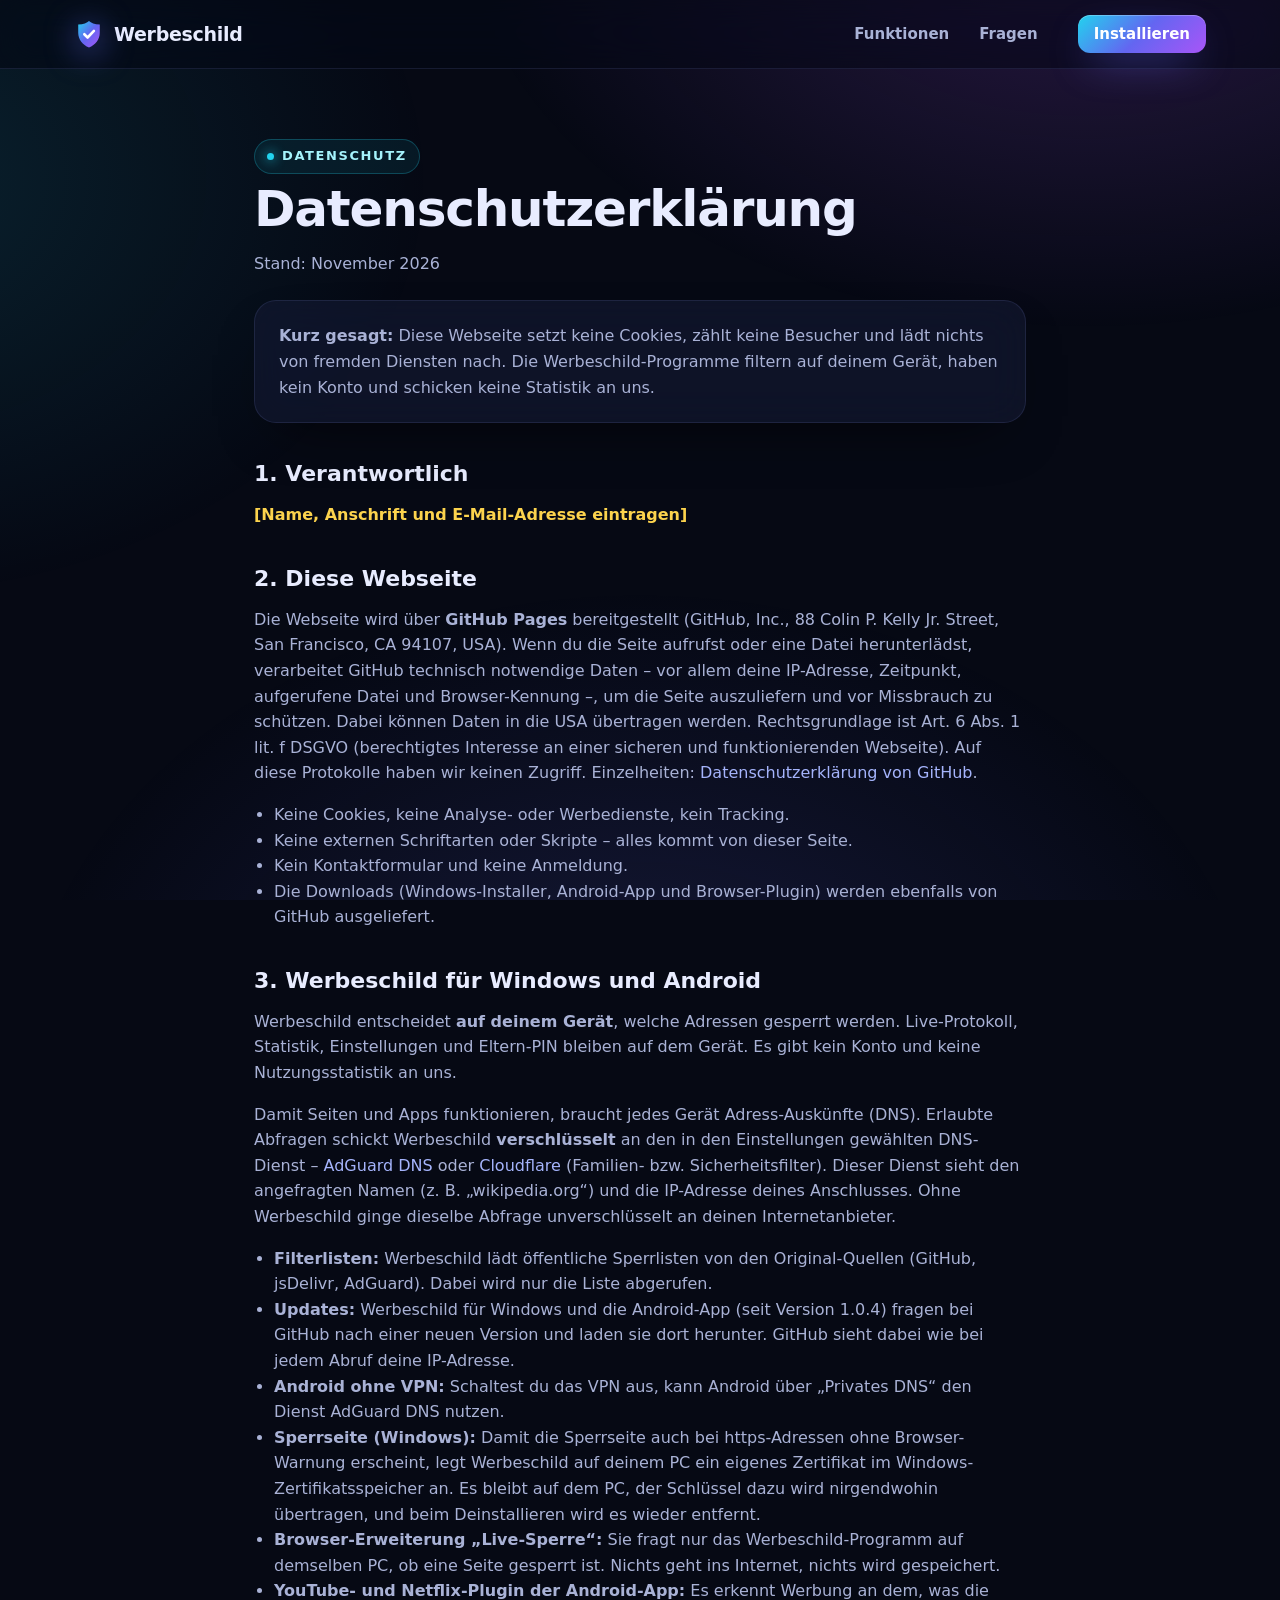
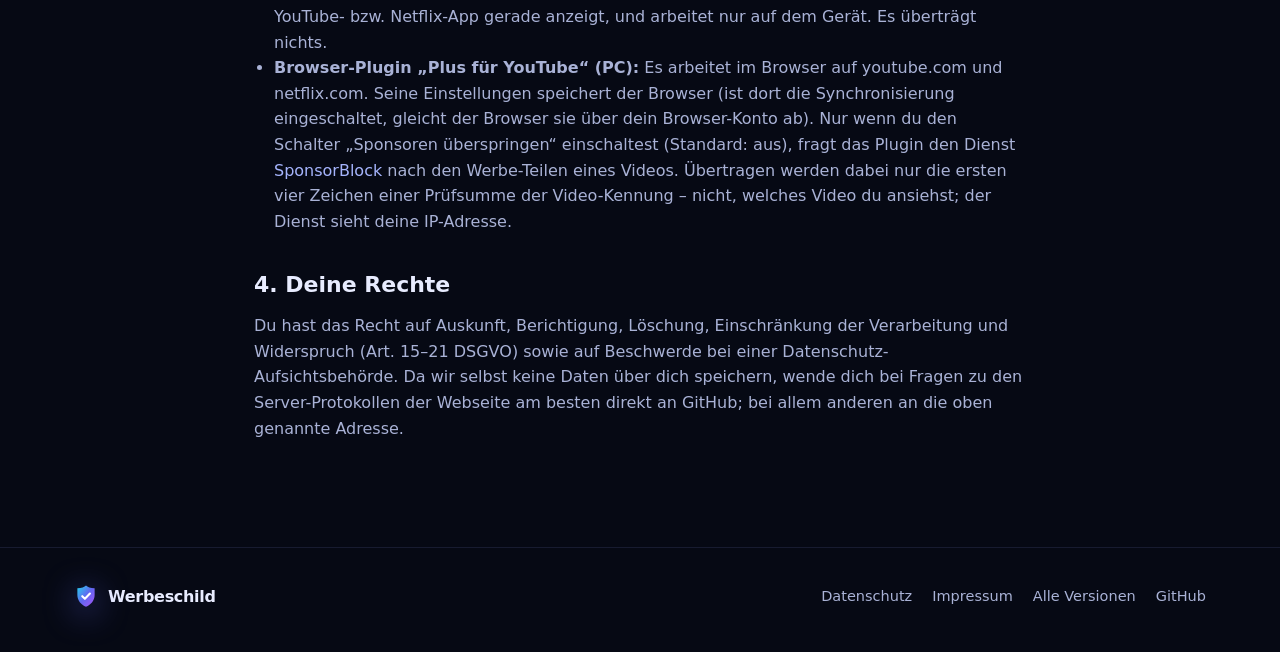
<file: docs/datenschutz.html>
<!doctype html>
<html lang="de">
<head>
  <meta charset="utf-8">
  <meta name="viewport" content="width=device-width, initial-scale=1">
  <title>Datenschutz – Werbeschild</title>
  <meta name="description" content="Datenschutzerklärung für die Werbeschild-Webseite und die Werbeschild-Programme.">
  <meta name="theme-color" content="#060914">
  <meta name="robots" content="noindex">
  <link rel="icon" type="image/png" href="assets/werbeschild.png">
  <link rel="stylesheet" href="assets/site.css">
</head>
<body>
  <svg width="0" height="0" aria-hidden="true" style="position:absolute">
    <defs><linearGradient id="wsg" x1="0" y1="0" x2="1" y2="1"><stop offset="0" stop-color="#22d3ee"/><stop offset=".5" stop-color="#6366f1"/><stop offset="1" stop-color="#a855f7"/></linearGradient></defs>
    <symbol id="logo" viewBox="0 0 64 64"><path d="M32 4c4 3.5 12 7.5 23 7.6v17.6C55 44 45.5 54.6 32 60.8 18.5 54.6 9 44 9 29.2V11.6C20 11.5 28 7.5 32 4z" fill="url(#wsg)"/><path d="M22 32.5l7 7 13.5-14" fill="none" stroke="#fff" stroke-width="5.5" stroke-linecap="round" stroke-linejoin="round"/></symbol>
  </svg>
  <header class="top">
    <div class="wrap">
      <a class="brand" href="index.html"><svg aria-hidden="true"><use href="#logo"/></svg>Werbeschild</a>
      <nav class="nav" aria-label="Hauptmenü"><a href="index.html#funktionen">Funktionen</a><a href="index.html#fragen">Fragen</a></nav>
      <a class="btn primary small" href="index.html#installieren">Installieren</a>
    </div>
  </header>

  <main class="legal">
    <span class="eyebrow"><i></i>Datenschutz</span>
    <h1>Datenschutzerklärung</h1>
    <p>Stand: November 2026</p>

    <div class="card box">
      <p style="margin:0"><b>Kurz gesagt:</b> Diese Webseite setzt keine Cookies, zählt keine Besucher und lädt nichts von fremden Diensten nach. Die Werbeschild-Programme filtern auf deinem Gerät, haben kein Konto und schicken keine Statistik an uns.</p>
    </div>

    <h2>1. Verantwortlich</h2>
    <p class="fill">[Name, Anschrift und E-Mail-Adresse eintragen]</p>

    <h2>2. Diese Webseite</h2>
    <p>Die Webseite wird über <b>GitHub Pages</b> bereitgestellt (GitHub, Inc., 88 Colin P. Kelly Jr. Street, San Francisco, CA 94107, USA). Wenn du die Seite aufrufst oder eine Datei herunterlädst, verarbeitet GitHub technisch notwendige Daten – vor allem deine IP-Adresse, Zeitpunkt, aufgerufene Datei und Browser-Kennung –, um die Seite auszuliefern und vor Missbrauch zu schützen. Dabei können Daten in die USA übertragen werden. Rechtsgrundlage ist Art. 6 Abs. 1 lit. f DSGVO (berechtigtes Interesse an einer sicheren und funktionierenden Webseite). Auf diese Protokolle haben wir keinen Zugriff. Einzelheiten: <a href="https://docs.github.com/de/site-policy/privacy-policies/github-general-privacy-statement">Datenschutzerklärung von GitHub</a>.</p>
    <ul>
      <li>Keine Cookies, keine Analyse- oder Werbedienste, kein Tracking.</li>
      <li>Keine externen Schriftarten oder Skripte – alles kommt von dieser Seite.</li>
      <li>Kein Kontaktformular und keine Anmeldung.</li>
      <li>Die Downloads (Windows-Installer, Android-App und Browser-Plugin) werden ebenfalls von GitHub ausgeliefert.</li>
    </ul>

    <h2>3. Werbeschild für Windows und Android</h2>
    <p>Werbeschild entscheidet <b>auf deinem Gerät</b>, welche Adressen gesperrt werden. Live-Protokoll, Statistik, Einstellungen und Eltern-PIN bleiben auf dem Gerät. Es gibt kein Konto und keine Nutzungsstatistik an uns.</p>
    <p>Damit Seiten und Apps funktionieren, braucht jedes Gerät Adress-Auskünfte (DNS). Erlaubte Abfragen schickt Werbeschild <b>verschlüsselt</b> an den in den Einstellungen gewählten DNS-Dienst – <a href="https://adguard-dns.io/de/privacy.html">AdGuard DNS</a> oder <a href="https://www.cloudflare.com/de-de/privacypolicy/">Cloudflare</a> (Familien- bzw. Sicherheitsfilter). Dieser Dienst sieht den angefragten Namen (z. B. „wikipedia.org“) und die IP-Adresse deines Anschlusses. Ohne Werbeschild ginge dieselbe Abfrage unverschlüsselt an deinen Internetanbieter.</p>
    <ul>
      <li><b>Filterlisten:</b> Werbeschild lädt öffentliche Sperrlisten von den Original-Quellen (GitHub, jsDelivr, AdGuard). Dabei wird nur die Liste abgerufen.</li>
      <li><b>Updates:</b> Werbeschild für Windows und die Android-App (seit Version 1.0.4) fragen bei GitHub nach einer neuen Version und laden sie dort herunter. GitHub sieht dabei wie bei jedem Abruf deine IP-Adresse.</li>
      <li><b>Android ohne VPN:</b> Schaltest du das VPN aus, kann Android über „Privates DNS“ den Dienst AdGuard DNS nutzen.</li>
      <li><b>Sperrseite (Windows):</b> Damit die Sperrseite auch bei https-Adressen ohne Browser-Warnung erscheint, legt Werbeschild auf deinem PC ein eigenes Zertifikat im Windows-Zertifikatsspeicher an. Es bleibt auf dem PC, der Schlüssel dazu wird nirgendwohin übertragen, und beim Deinstallieren wird es wieder entfernt.</li>
      <li><b>Browser-Erweiterung „Live-Sperre“:</b> Sie fragt nur das Werbeschild-Programm auf demselben PC, ob eine Seite gesperrt ist. Nichts geht ins Internet, nichts wird gespeichert.</li>
      <li><b>YouTube- und Netflix-Plugin der Android-App:</b> Es erkennt Werbung an dem, was die YouTube- bzw. Netflix-App gerade anzeigt, und arbeitet nur auf dem Gerät. Es überträgt nichts.</li>
      <li><b>Browser-Plugin „Plus für YouTube“ (PC):</b> Es arbeitet im Browser auf youtube.com und netflix.com. Seine Einstellungen speichert der Browser (ist dort die Synchronisierung eingeschaltet, gleicht der Browser sie über dein Browser-Konto ab). Nur wenn du den Schalter „Sponsoren überspringen“ einschaltest (Standard: aus), fragt das Plugin den Dienst <a href="https://sponsor.ajay.app/">SponsorBlock</a> nach den Werbe-Teilen eines Videos. Übertragen werden dabei nur die ersten vier Zeichen einer Prüfsumme der Video-Kennung – nicht, welches Video du ansiehst; der Dienst sieht deine IP-Adresse.</li>
    </ul>

    <h2>4. Deine Rechte</h2>
    <p>Du hast das Recht auf Auskunft, Berichtigung, Löschung, Einschränkung der Verarbeitung und Widerspruch (Art. 15–21 DSGVO) sowie auf Beschwerde bei einer Datenschutz-Aufsichtsbehörde. Da wir selbst keine Daten über dich speichern, wende dich bei Fragen zu den Server-Protokollen der Webseite am besten direkt an GitHub; bei allem anderen an die oben genannte Adresse.</p>
  </main>

  <footer>
    <div class="wrap">
      <a class="brand" href="index.html"><svg aria-hidden="true"><use href="#logo"/></svg>Werbeschild</a>
      <nav aria-label="Rechtliches"><a href="datenschutz.html">Datenschutz</a><a href="impressum.html">Impressum</a><a href="https://github.com/MHP3878/werbeschild/releases">Alle Versionen</a><a href="https://github.com/MHP3878/werbeschild">GitHub</a></nav>
    </div>
  </footer>
</body>
</html>
</file>
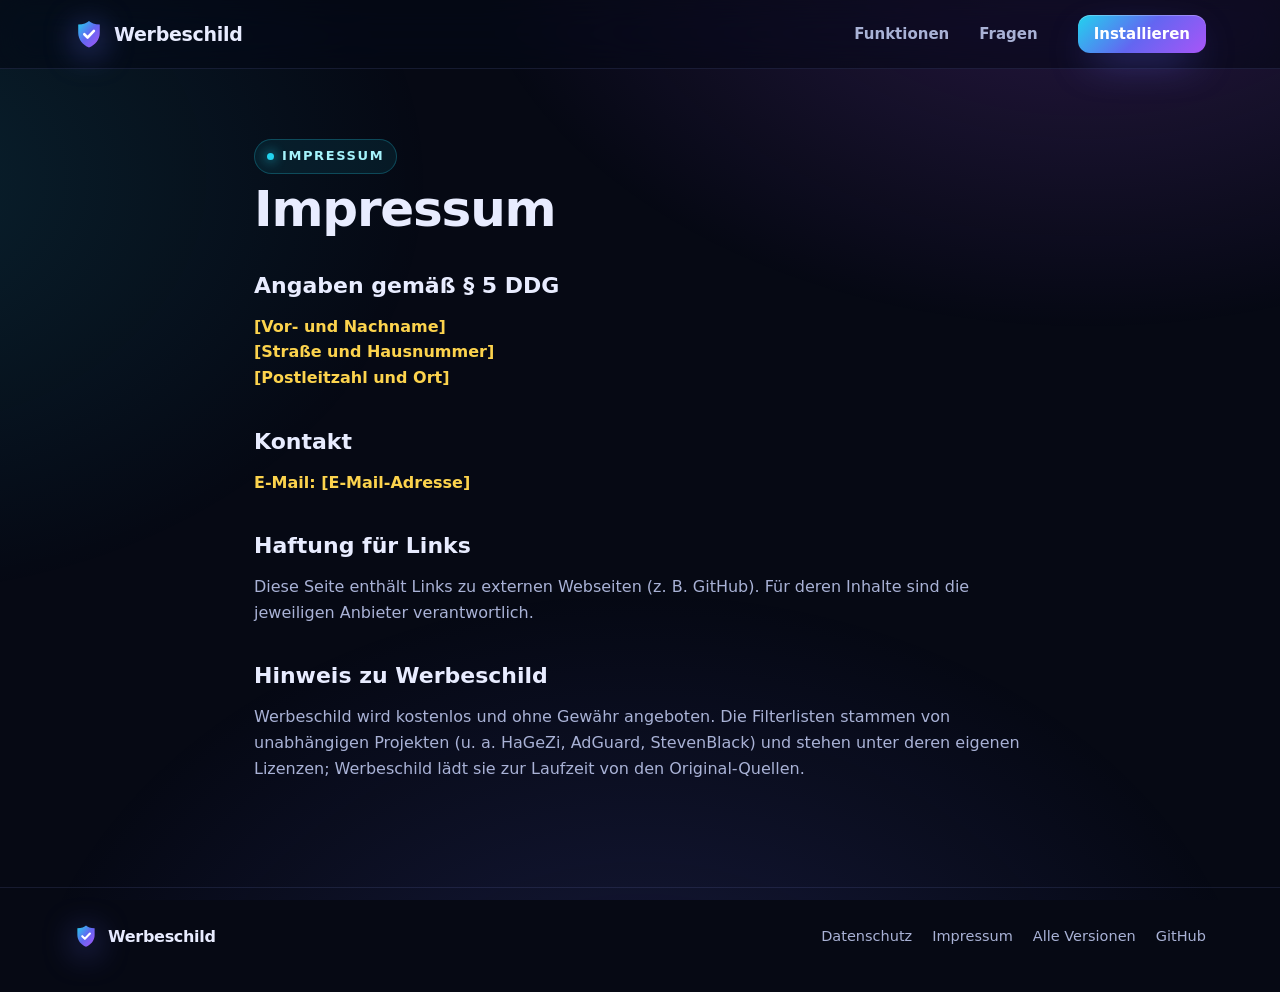
<file: docs/impressum.html>
<!doctype html>
<html lang="de">
<head>
  <meta charset="utf-8">
  <meta name="viewport" content="width=device-width, initial-scale=1">
  <title>Impressum – Werbeschild</title>
  <meta name="theme-color" content="#060914">
  <meta name="robots" content="noindex">
  <link rel="icon" type="image/png" href="assets/werbeschild.png">
  <link rel="stylesheet" href="assets/site.css">
</head>
<body>
  <svg width="0" height="0" aria-hidden="true" style="position:absolute">
    <defs><linearGradient id="wsg" x1="0" y1="0" x2="1" y2="1"><stop offset="0" stop-color="#22d3ee"/><stop offset=".5" stop-color="#6366f1"/><stop offset="1" stop-color="#a855f7"/></linearGradient></defs>
    <symbol id="logo" viewBox="0 0 64 64"><path d="M32 4c4 3.5 12 7.5 23 7.6v17.6C55 44 45.5 54.6 32 60.8 18.5 54.6 9 44 9 29.2V11.6C20 11.5 28 7.5 32 4z" fill="url(#wsg)"/><path d="M22 32.5l7 7 13.5-14" fill="none" stroke="#fff" stroke-width="5.5" stroke-linecap="round" stroke-linejoin="round"/></symbol>
  </svg>
  <header class="top">
    <div class="wrap">
      <a class="brand" href="index.html"><svg aria-hidden="true"><use href="#logo"/></svg>Werbeschild</a>
      <nav class="nav" aria-label="Hauptmenü"><a href="index.html#funktionen">Funktionen</a><a href="index.html#fragen">Fragen</a></nav>
      <a class="btn primary small" href="index.html#installieren">Installieren</a>
    </div>
  </header>

  <main class="legal">
    <span class="eyebrow"><i></i>Impressum</span>
    <h1>Impressum</h1>

    <h2>Angaben gemäß § 5 DDG</h2>
    <p class="fill">[Vor- und Nachname]<br>[Straße und Hausnummer]<br>[Postleitzahl und Ort]</p>

    <h2>Kontakt</h2>
    <p class="fill">E-Mail: [E-Mail-Adresse]</p>

    <h2>Haftung für Links</h2>
    <p>Diese Seite enthält Links zu externen Webseiten (z. B. GitHub). Für deren Inhalte sind die jeweiligen Anbieter verantwortlich.</p>

    <h2>Hinweis zu Werbeschild</h2>
    <p>Werbeschild wird kostenlos und ohne Gewähr angeboten. Die Filterlisten stammen von unabhängigen Projekten (u. a. HaGeZi, AdGuard, StevenBlack) und stehen unter deren eigenen Lizenzen; Werbeschild lädt sie zur Laufzeit von den Original-Quellen.</p>
  </main>

  <footer>
    <div class="wrap">
      <a class="brand" href="index.html"><svg aria-hidden="true"><use href="#logo"/></svg>Werbeschild</a>
      <nav aria-label="Rechtliches"><a href="datenschutz.html">Datenschutz</a><a href="impressum.html">Impressum</a><a href="https://github.com/MHP3878/werbeschild/releases">Alle Versionen</a><a href="https://github.com/MHP3878/werbeschild">GitHub</a></nav>
    </div>
  </footer>
</body>
</html>
</file>
<file: docs/assets/site.css>
/* Werbeschild – Webseite. Gleiche Optik wie die App: dunkles Glas, Verlauf Cyan → Indigo → Violett. */
:root {
  color-scheme: dark;
  --bg: #060914;
  --bg-2: #0b1022;
  --panel: rgba(22, 28, 54, .55);
  --panel-2: rgba(30, 38, 72, .62);
  --stroke: rgba(148, 163, 255, .12);
  --stroke-2: rgba(148, 163, 255, .24);
  --text: #e8ecff;
  --text-2: #a9b2d6;
  --text-3: #7480aa;
  --c-cyan: #22d3ee;
  --c-indigo: #6366f1;
  --c-violet: #a855f7;
  --c-pink: #f472b6;
  --c-green: #34d399;
  --c-amber: #fbbf24;
  --grad: linear-gradient(135deg, #22d3ee 0%, #6366f1 50%, #a855f7 100%);
  --radius: 22px;
  --font: "Segoe UI Variable Text", "Segoe UI", system-ui, -apple-system, Roboto, "Helvetica Neue", Arial, sans-serif;
  --font-display: "Segoe UI Variable Display", "Segoe UI", system-ui, -apple-system, Roboto, "Helvetica Neue", Arial, sans-serif;
  --wrap: 1180px;
}

* { box-sizing: border-box; }
html { scroll-behavior: smooth; scroll-padding-top: 84px; -webkit-text-size-adjust: 100%; }
body {
  margin: 0; background: var(--bg); color: var(--text); font: 16px/1.6 var(--font);
  overflow-x: hidden; -webkit-font-smoothing: antialiased;
}
body::before {
  content: ""; position: fixed; inset: 0; z-index: -1; pointer-events: none;
  background:
    radial-gradient(900px 600px at 85% -10%, rgba(168, 85, 247, .22), transparent 70%),
    radial-gradient(800px 600px at -10% 20%, rgba(34, 211, 238, .12), transparent 70%),
    radial-gradient(900px 700px at 50% 120%, rgba(99, 102, 241, .18), transparent 70%);
}
img { max-width: 100%; height: auto; display: block; }
a { color: #a5b4fc; text-decoration: none; }
a:hover { color: #c7d2fe; }
:focus-visible { outline: 2px solid #a5b4fc; outline-offset: 3px; border-radius: 8px; }
svg.i { width: 22px; height: 22px; fill: none; stroke: currentColor; stroke-width: 1.8; stroke-linecap: round; stroke-linejoin: round; flex-shrink: 0; }
.wrap { width: 100%; max-width: var(--wrap); margin: 0 auto; padding: 0 24px; }
.grad { background: var(--grad); -webkit-background-clip: text; background-clip: text; color: transparent; }
.sr-only { position: absolute; width: 1px; height: 1px; overflow: hidden; clip: rect(0 0 0 0); white-space: nowrap; }

/* ---------- header ---------- */
.top {
  position: sticky; top: 0; z-index: 50; backdrop-filter: blur(18px) saturate(140%); -webkit-backdrop-filter: blur(18px) saturate(140%);
  background: rgba(6, 9, 20, .62); border-bottom: 1px solid var(--stroke);
}
.top .wrap { display: flex; align-items: center; gap: 28px; height: 68px; }
.brand { display: flex; align-items: center; gap: 10px; color: var(--text); font: 700 19px var(--font-display); letter-spacing: -.3px; }
.brand:hover { color: var(--text); }
.brand svg { width: 30px; height: 30px; filter: drop-shadow(0 6px 16px rgba(99, 102, 241, .7)); }
.nav { display: flex; gap: 6px; margin-left: auto; }
.nav a { color: var(--text-2); font-weight: 600; font-size: 15px; padding: 8px 12px; border-radius: 10px; }
.nav a:hover { color: var(--text); background: rgba(148, 163, 255, .08); }

/* ---------- buttons ---------- */
.btn {
  display: inline-flex; align-items: center; justify-content: center; gap: 10px; border: 0; cursor: pointer;
  font: 650 16px var(--font); color: #fff; padding: 14px 24px; border-radius: 14px; transition: transform .2s, box-shadow .2s, background .2s;
}
.btn:hover { color: #fff; transform: translateY(-1px); }
.btn.primary { background: var(--grad); box-shadow: 0 16px 40px -14px rgba(99, 102, 241, .95), inset 0 1px 0 rgba(255, 255, 255, .25); }
.btn.primary:hover { box-shadow: 0 20px 50px -14px rgba(139, 92, 246, 1), inset 0 1px 0 rgba(255, 255, 255, .25); }
.btn.ghost { background: rgba(148, 163, 255, .08); border: 1px solid var(--stroke-2); color: var(--text); }
.btn.ghost:hover { background: rgba(148, 163, 255, .14); }
.btn.small { padding: 10px 16px; font-size: 15px; border-radius: 12px; }
.btn svg.i { width: 19px; height: 19px; }

/* ---------- hero ---------- */
.hero { padding: 84px 0 40px; position: relative; }
.hero .wrap { display: grid; grid-template-columns: 1.02fr 1fr; gap: 48px; align-items: center; }
.eyebrow {
  display: inline-flex; align-items: center; gap: 8px; font-size: 13px; font-weight: 700; letter-spacing: 1.6px; text-transform: uppercase;
  color: #a5f3fc; padding: 6px 12px; border-radius: 99px; background: rgba(34, 211, 238, .08); border: 1px solid rgba(34, 211, 238, .25);
}
.eyebrow i { width: 7px; height: 7px; border-radius: 50%; background: var(--c-cyan); box-shadow: 0 0 12px var(--c-cyan); }
h1 { font: 800 clamp(40px, 6vw, 72px)/1.02 var(--font-display); letter-spacing: -2px; margin: 18px 0 18px; }
.lead { font-size: clamp(17px, 1.6vw, 20px); color: var(--text-2); max-width: 560px; margin: 0 0 30px; }
.cta { display: flex; gap: 12px; flex-wrap: wrap; }
.trust { display: flex; flex-wrap: wrap; gap: 10px 22px; margin: 28px 0 0; padding: 0; list-style: none; color: var(--text-2); font-size: 15px; }
.trust li { display: flex; align-items: center; gap: 8px; }
.trust svg.i { width: 18px; height: 18px; color: var(--c-green); }

.stage { position: relative; min-height: 470px; }
.window {
  position: relative; border-radius: 18px; overflow: hidden; border: 1px solid var(--stroke-2); background: var(--bg-2);
  box-shadow: 0 50px 120px -30px rgba(0, 0, 0, .9), 0 0 0 1px rgba(255, 255, 255, .03), 0 30px 90px -40px rgba(99, 102, 241, .7);
}
.window .bar { height: 30px; display: flex; align-items: center; gap: 7px; padding: 0 12px; background: rgba(255, 255, 255, .03); border-bottom: 1px solid var(--stroke); }
.window .bar i { width: 10px; height: 10px; border-radius: 50%; background: rgba(148, 163, 255, .25); }
.phone {
  position: absolute; right: -6px; bottom: -40px; width: 34%; min-width: 150px; border-radius: 30px; padding: 7px; background: #0d1226;
  border: 1px solid var(--stroke-2); box-shadow: 0 40px 90px -20px rgba(0, 0, 0, .95), 0 20px 70px -30px rgba(168, 85, 247, .8);
}
.phone img { border-radius: 24px; }
.glow { position: absolute; inset: 10% 5% -5% 10%; background: var(--grad); filter: blur(90px); opacity: .28; z-index: -1; border-radius: 50%; }
.demo-note { position: absolute; left: 0; bottom: -34px; font-size: 12.5px; color: var(--text-3); }

/* ---------- sections ---------- */
section { padding: 90px 0; }
.sec-head { text-align: center; max-width: 720px; margin: 0 auto 46px; }
.sec-head h2 { font: 800 clamp(30px, 4vw, 46px)/1.1 var(--font-display); letter-spacing: -1.2px; margin: 14px 0 14px; }
.sec-head p { color: var(--text-2); font-size: 18px; margin: 0; }

.card {
  background: var(--panel); border: 1px solid var(--stroke); border-radius: var(--radius);
  backdrop-filter: blur(20px) saturate(140%); -webkit-backdrop-filter: blur(20px) saturate(140%);
  box-shadow: 0 24px 60px -30px rgba(0, 0, 0, .8);
}
.features { display: grid; grid-template-columns: repeat(3, 1fr); gap: 18px; }
.feature { padding: 26px; position: relative; overflow: hidden; transition: border-color .3s, transform .3s; }
.feature:hover { border-color: var(--stroke-2); transform: translateY(-3px); }
.feature::after { content: ""; position: absolute; width: 180px; height: 180px; right: -60px; top: -60px; border-radius: 50%; background: var(--accent); opacity: .1; filter: blur(30px); }
.f-icon {
  width: 48px; height: 48px; border-radius: 14px; display: grid; place-items: center; margin-bottom: 18px; color: var(--accent);
  background: color-mix(in srgb, var(--accent) 14%, transparent); border: 1px solid color-mix(in srgb, var(--accent) 30%, transparent);
}
.feature h3 { font: 700 20px/1.25 var(--font-display); margin: 0 0 8px; }
.feature p { color: var(--text-2); margin: 0; font-size: 15.5px; }
.tag { display: inline-block; font-size: 12px; font-weight: 700; color: var(--text-3); border: 1px solid var(--stroke); padding: 2px 8px; border-radius: 99px; margin-left: 6px; vertical-align: 2px; }

/* showcase rows */
.show { display: grid; grid-template-columns: 1.1fr .9fr; gap: 56px; align-items: center; }
.show + .show { margin-top: 90px; }
.show.flip { grid-template-columns: .9fr 1.1fr; }
.show.flip .show-media { order: -1; }
.show h3 { font: 800 clamp(26px, 3vw, 36px)/1.15 var(--font-display); letter-spacing: -.8px; margin: 14px 0 14px; }
.show p { color: var(--text-2); margin: 0 0 18px; font-size: 17px; }
.checks { list-style: none; padding: 0; margin: 0; display: grid; gap: 12px; }
.checks li { display: flex; gap: 12px; align-items: flex-start; color: var(--text); }
.checks li svg.i { width: 22px; height: 22px; padding: 4px; border-radius: 50%; background: rgba(52, 211, 153, .14); color: var(--c-green); margin-top: 1px; }
.checks small { display: block; color: var(--text-2); font-size: 14.5px; }
.show-media { position: relative; }
.show-media .window { transform: none; }
.phones { display: flex; gap: 22px; justify-content: center; }
.phones .phone { position: static; transform: none; width: 46%; min-width: 0; }
.phones .phone:nth-child(2) { margin-top: 48px; }
.caption { font-size: 12.5px; color: var(--text-3); text-align: center; margin-top: 14px; }

/* ---------- install ---------- */
.install { position: relative; }
.picker { max-width: 980px; margin: 0 auto; padding: 34px; }
.picker h3 { text-align: center; font: 700 22px var(--font-display); margin: 0 0 6px; }
.picker > p { text-align: center; color: var(--text-2); margin: 0 0 26px; }
.choices { display: grid; grid-template-columns: repeat(4, 1fr); gap: 14px; }
.choice {
  position: relative; display: flex; flex-direction: column; align-items: center; text-align: center; gap: 8px; padding: 30px 20px 24px;
  border-radius: 20px; border: 1.5px solid var(--stroke-2); background: rgba(10, 14, 32, .55); color: var(--text); cursor: pointer;
  transition: border-color .25s, transform .25s, box-shadow .25s, background .25s; font: inherit;
}
.choice:hover { color: var(--text); transform: translateY(-4px); border-color: rgba(129, 140, 248, .7); box-shadow: 0 24px 60px -24px rgba(99, 102, 241, .9); }
.choice.active { border-color: transparent; background: linear-gradient(rgba(14, 18, 40, .92), rgba(14, 18, 40, .92)) padding-box, var(--grad) border-box; box-shadow: 0 24px 60px -24px rgba(139, 92, 246, .95); }
.choice .c-icon { width: 74px; height: 74px; border-radius: 22px; display: grid; place-items: center; background: var(--grad); box-shadow: 0 14px 34px -10px rgba(99, 102, 241, .9); margin-bottom: 8px; }
.choice .c-icon svg.i { width: 36px; height: 36px; color: #fff; stroke-width: 1.7; }
.choice b { font: 700 20px var(--font-display); }
.choice small { color: var(--text-2); font-size: 14px; }
.choice .go { margin-top: 10px; display: inline-flex; align-items: center; gap: 8px; font-weight: 700; color: #c7d2fe; font-size: 15px; }
.choice .go svg.i { width: 18px; height: 18px; }
.choice .badge { position: absolute; top: 12px; right: 12px; font-size: 11.5px; font-weight: 700; color: #052e16; background: var(--c-green); padding: 2px 9px; border-radius: 99px; }
.choice.off { cursor: default; opacity: .55; }
.choice.off:hover { transform: none; border-color: var(--stroke-2); box-shadow: none; }
.choice.off .c-icon { background: rgba(148, 163, 255, .14); box-shadow: none; }

.guide { margin-top: 26px; padding: 26px 28px; border-radius: 18px; background: rgba(99, 102, 241, .07); border: 1px solid rgba(129, 140, 248, .22); }
.guide[hidden] { display: none; }
.guide h4 { display: flex; align-items: center; gap: 10px; font: 700 18px var(--font-display); margin: 0 0 16px; }
.guide h4 svg.i { color: var(--c-green); }
.steps { counter-reset: s; list-style: none; padding: 0; margin: 0; display: grid; grid-template-columns: repeat(4, 1fr); gap: 16px; }
.steps li { counter-increment: s; position: relative; padding-top: 44px; color: var(--text-2); font-size: 15px; }
.steps li::before {
  content: counter(s); position: absolute; top: 0; left: 0; width: 32px; height: 32px; border-radius: 50%; display: grid; place-items: center;
  background: var(--grad); color: #fff; font: 700 15px var(--font-display); box-shadow: 0 0 20px -6px rgba(99, 102, 241, 1);
}
.steps b { color: var(--text); display: block; margin-bottom: 2px; }
.guide .note { margin: 18px 0 0; font-size: 14.5px; color: var(--text-2); display: flex; gap: 10px; align-items: flex-start; }
.guide .note svg.i { color: var(--c-amber); width: 19px; height: 19px; margin-top: 2px; }
.guide .again { margin-top: 14px; font-size: 14.5px; color: var(--text-3); }
.more-links { display: flex; justify-content: center; flex-wrap: wrap; gap: 10px; margin-top: 22px; }
.gh-btn svg.i { width: 18px; height: 18px; }
.top .gh-btn { margin-left: 6px; }

/* ---------- download animation ---------- */
.choice .c-icon { position: relative; }
.choice .c-icon svg.i { position: absolute; transition: opacity .25s, transform .35s cubic-bezier(.3, 1.5, .5, 1); }
.choice .ic-arrow, .choice .ic-done { opacity: 0; transform: scale(.4); }
.choice .ring {
  position: absolute; inset: -12px; border-radius: 50%; padding: 3px; opacity: 0; transition: opacity .3s;
  background: conic-gradient(from 0deg, transparent 0 18%, #22d3ee 40%, #6366f1 65%, #a855f7 88%, transparent 100%);
  -webkit-mask: linear-gradient(#000 0 0) content-box, linear-gradient(#000 0 0); -webkit-mask-composite: xor;
  mask: linear-gradient(#000 0 0) content-box, linear-gradient(#000 0 0); mask-composite: exclude;
}
.choice.loading .ring { opacity: 1; animation: ring-spin .9s linear infinite; }
.choice.loading .ic-dev { opacity: 0; transform: scale(.4); }
.choice.loading .ic-arrow { opacity: 1; transform: none; animation: arrow-drop .7s ease-in-out infinite; }
.choice.loading .c-icon { animation: icon-pulse .9s ease-in-out infinite; }
.choice.done .ic-dev, .choice.done .ic-arrow { opacity: 0; transform: scale(.4); }
.choice.done .ic-done { opacity: 1; transform: none; stroke-width: 2.6; }
.choice.done .c-icon { background: linear-gradient(135deg, #34d399, #22d3ee); box-shadow: 0 14px 40px -8px rgba(52, 211, 153, .9); animation: icon-pop .5s cubic-bezier(.3, 1.6, .5, 1); }
.choice.done .go { color: #6ee7b7; }
.spark { position: absolute; left: 50%; top: 67px; width: 8px; height: 8px; margin: -4px 0 0 -4px; border-radius: 50%; pointer-events: none; background: var(--c); box-shadow: 0 0 10px var(--c); animation: spark .9s cubic-bezier(.15, .7, .3, 1) forwards; }
.guide.is-open .steps li { animation: step-in .55s cubic-bezier(.2, .8, .2, 1) both; }
.guide.is-open .steps li:nth-child(2) { animation-delay: .08s; }
.guide.is-open .steps li:nth-child(3) { animation-delay: .16s; }
.guide.is-open .steps li:nth-child(4) { animation-delay: .24s; }
.guide.is-open { animation: guide-in .45s ease both; }
@keyframes ring-spin { to { transform: rotate(360deg); } }
@keyframes arrow-drop { 0%, 100% { transform: translateY(-3px); } 50% { transform: translateY(4px); } }
@keyframes icon-pulse { 0%, 100% { transform: scale(1); } 50% { transform: scale(1.06); } }
@keyframes icon-pop { 0% { transform: scale(.8); } 60% { transform: scale(1.12); } 100% { transform: scale(1); } }
@keyframes spark { from { transform: translate(0, 0) scale(1); opacity: 1; } to { transform: translate(var(--dx), var(--dy)) scale(.2); opacity: 0; } }
@keyframes step-in { from { opacity: 0; transform: translateY(14px); } to { opacity: 1; transform: none; } }
@keyframes guide-in { from { opacity: 0; transform: translateY(10px); } to { opacity: 1; transform: none; } }

/* ---------- news ---------- */
.news { display: grid; grid-template-columns: repeat(3, 1fr); gap: 16px; }
.news-item { padding: 22px 24px; }
.news-item:first-child { border-color: rgba(129, 140, 248, .45); box-shadow: 0 24px 60px -30px rgba(99, 102, 241, .8); }
.news-head { display: flex; align-items: baseline; justify-content: space-between; gap: 10px; margin-bottom: 10px; }
.news-head b { font: 700 18px var(--font-display); }
.news-head span { color: var(--text-3); font-size: 13.5px; white-space: nowrap; }
.news-item ul { margin: 0; padding-left: 18px; color: var(--text-2); font-size: 15px; display: grid; gap: 6px; }
.news-new { display: inline-block; font-size: 11px; font-weight: 800; letter-spacing: .6px; color: #052e16; background: var(--c-green); padding: 1px 8px; border-radius: 99px; margin-left: 8px; vertical-align: 2px; }
.news-more { text-align: center; margin-top: 18px; font-size: 14.5px; }

/* ---------- language switch ---------- */
.lang { margin-left: 4px; font-weight: 700; font-size: 13px; letter-spacing: .5px; color: var(--text-2); padding: 7px 10px; border-radius: 10px; border: 1px solid var(--stroke); }
.lang:hover { color: var(--text); background: rgba(148, 163, 255, .08); }

/* ---------- faq ---------- */
.faq { max-width: 860px; margin: 0 auto; display: grid; gap: 12px; }
.faq details { border-radius: 16px; border: 1px solid var(--stroke); background: var(--panel); overflow: hidden; }
.faq details[open] { border-color: var(--stroke-2); }
.faq summary {
  list-style: none; cursor: pointer; padding: 20px 56px 20px 22px; font: 650 17px var(--font-display); position: relative;
}
.faq summary::-webkit-details-marker { display: none; }
.faq summary::after {
  content: ""; position: absolute; right: 24px; top: 50%; width: 10px; height: 10px; margin-top: -7px;
  border-right: 2px solid #a5b4fc; border-bottom: 2px solid #a5b4fc; transform: rotate(45deg); transition: transform .25s;
}
.faq details[open] summary::after { transform: rotate(-135deg); margin-top: -2px; }
.faq .a { padding: 0 22px 20px; color: var(--text-2); }
.faq .a p { margin: 0 0 10px; }
.faq .a p:last-child { margin: 0; }

/* ---------- final cta + footer ---------- */
.final { text-align: center; padding: 60px 30px; position: relative; overflow: hidden; }
.final h2 { font: 800 clamp(28px, 3.6vw, 42px)/1.15 var(--font-display); margin: 0 0 12px; letter-spacing: -1px; }
.final p { color: var(--text-2); margin: 0 0 26px; font-size: 18px; }
.final::before { content: ""; position: absolute; inset: -40% 20% auto; height: 300px; background: var(--grad); filter: blur(100px); opacity: .22; z-index: -1; }
footer { border-top: 1px solid var(--stroke); padding: 36px 0 44px; color: var(--text-3); font-size: 14.5px; }
footer .wrap { display: flex; flex-wrap: wrap; gap: 18px 30px; align-items: center; }
footer .brand { font-size: 16px; }
footer .brand svg { width: 24px; height: 24px; }
footer nav { display: flex; gap: 20px; margin-left: auto; flex-wrap: wrap; }
footer a { color: var(--text-2); }

/* ---------- legal pages ---------- */
.legal { max-width: 820px; margin: 0 auto; padding: 70px 24px 90px; }
.legal h1 { font-size: clamp(34px, 5vw, 50px); letter-spacing: -1.2px; margin: 10px 0 10px; }
.legal h2 { font: 700 22px var(--font-display); margin: 38px 0 10px; }
.legal p, .legal li { color: var(--text-2); }
.legal ul { padding-left: 20px; }
.legal .box { padding: 22px 24px; margin: 24px 0; }
.legal .fill { color: #fcd34d; font-weight: 700; }

/* ---------- toast ---------- */
.toast {
  position: fixed; left: 50%; bottom: 26px; transform: translate(-50%, 140%); z-index: 80; display: flex; align-items: center; gap: 12px;
  padding: 14px 20px; border-radius: 16px; background: #10162e; width: max-content; border: 1px solid rgba(52, 211, 153, .4);
  box-shadow: 0 24px 60px -20px rgba(0, 0, 0, .9); font-weight: 600; max-width: calc(100vw - 32px);
  opacity: 0; visibility: hidden; transition: transform .45s cubic-bezier(.2, 1.3, .4, 1), opacity .3s, visibility 0s .45s;
}
.toast.show { transform: translate(-50%, 0); opacity: 1; visibility: visible; transition: transform .45s cubic-bezier(.2, 1.3, .4, 1), opacity .3s; }
.toast svg.i { color: var(--c-green); }

/* ---------- reveal ---------- */
.reveal { opacity: 0; transform: translateY(26px); transition: opacity .8s ease, transform .8s cubic-bezier(.2, .8, .2, 1); }
.reveal.in { opacity: 1; transform: none; }
.no-js .reveal { opacity: 1; transform: none; }
@media (prefers-reduced-motion: reduce) {
  html { scroll-behavior: auto; }
  .reveal { opacity: 1; transform: none; transition: none; }
  .window, .phone { transform: none !important; }
  .choice, .feature, .btn { transition: none; }
  .choice .ring, .choice .c-icon, .choice .ic-arrow, .guide.is-open, .guide.is-open .steps li { animation: none !important; }
  .spark { display: none; }
}

/* ---------- honest note, YouTube & Netflix, "what changes on your PC" ---------- */
.honest { margin: 20px 0 0; max-width: 560px; font-size: 14.5px; color: var(--text-3); }
.yt-grid { display: grid; grid-template-columns: 1fr 1fr; gap: 18px; max-width: 980px; margin: 0 auto; }
.yt { padding: 24px 26px; }
.yt h3 { font: 700 19px/1.3 var(--font-display); margin: 0 0 8px; }
.yt p { color: var(--text-2); margin: 0; font-size: 15.5px; }
.yt-link { display: inline-flex; align-items: center; gap: 6px; margin-top: 12px; font-weight: 700; font-size: 15px; }
.yt-link svg.i { width: 17px; height: 17px; }
.yt-note { max-width: 980px; margin: 20px auto 0; padding: 16px 20px; border-radius: 16px; border: 1px solid var(--stroke); background: rgba(148, 163, 255, .05); color: var(--text-2); font-size: 15px; }
.yt-note b { color: var(--text); }
.choice small.meta { color: var(--text-3); font-size: 12.5px; line-height: 1.35; }
.changes { max-width: 980px; margin: 22px auto 0; padding: 30px 34px; }
.changes h3 { font: 700 22px var(--font-display); margin: 0 0 8px; }
.changes > p { color: var(--text-2); margin: 0 0 22px; }
.changes .checks { grid-template-columns: 1fr 1fr; gap: 16px 30px; }
.steps.five { grid-template-columns: repeat(5, 1fr); }
.guide.is-open .steps li:nth-child(5) { animation-delay: .32s; }
.steps code { font: 600 13px ui-monospace, Consolas, "Cascadia Mono", monospace; color: #c7d2fe; overflow-wrap: anywhere; }

/* ---------- phones: "Installieren" always within reach ---------- */
.m-bar { display: none; }

/* ---------- responsive ---------- */
@media (max-width: 1140px) {
  .nav a.hide-l { display: none; }   /* the header must never get wider than the window */
  .top .wrap { gap: 20px; }
}
@media (max-width: 980px) {
  .hero { padding-top: 54px; }
  .hero .wrap { grid-template-columns: 1fr; gap: 70px; }
  .stage { min-height: 0; max-width: 640px; }
  .features { grid-template-columns: 1fr 1fr; }
  .show, .show.flip { grid-template-columns: 1fr; gap: 36px; }
  .show.flip .show-media { order: 0; }
  .choices { grid-template-columns: 1fr 1fr; }
  .steps, .steps.five { grid-template-columns: 1fr 1fr; }
  .nav a.hide-m { display: none; }
  .news { grid-template-columns: 1fr; }
}
@media (max-width: 680px) {
  .wrap { padding: 0 16px; }
  .top .wrap { gap: 10px; }
  .nav { display: none; }
  .top .gh-btn span { display: none; }
  .top .gh-btn { padding: 10px 11px; margin-left: 0; }
  .top .lang { margin-left: auto; }
  .top .btn.primary { display: none; }   /* the bar at the bottom takes over - the header never gets wider than the phone */
  section { padding: 64px 0; }
  .features { grid-template-columns: 1fr; }
  .choices { grid-template-columns: 1fr; }
  .picker { padding: 22px 16px; }
  .steps, .steps.five { grid-template-columns: 1fr; }
  .yt-grid { grid-template-columns: 1fr; }
  .changes { padding: 24px 18px; }
  .changes .checks { grid-template-columns: 1fr; }
  .phone { width: 38%; min-width: 118px; right: 0; bottom: -30px; }
  .demo-note { max-width: 56%; }
  .window { transform: none; }
  .cta .btn { flex: 1 1 100%; }
  footer nav { margin-left: 0; }
  body { padding-bottom: 74px; }
  .m-bar {
    display: block; position: fixed; left: 0; right: 0; bottom: 0; z-index: 60; padding: 10px 16px calc(10px + env(safe-area-inset-bottom, 0px));
    background: rgba(6, 9, 20, .9); backdrop-filter: blur(16px); -webkit-backdrop-filter: blur(16px); border-top: 1px solid var(--stroke);
    transition: transform .3s ease;
  }
  .m-bar .btn { width: 100%; padding: 13px 20px; }
  .m-bar.away { transform: translateY(110%); }
  .toast { bottom: 88px; }
}
@media (max-width: 680px) and (prefers-reduced-motion: reduce) { .m-bar { transition: none; } }
</file>
